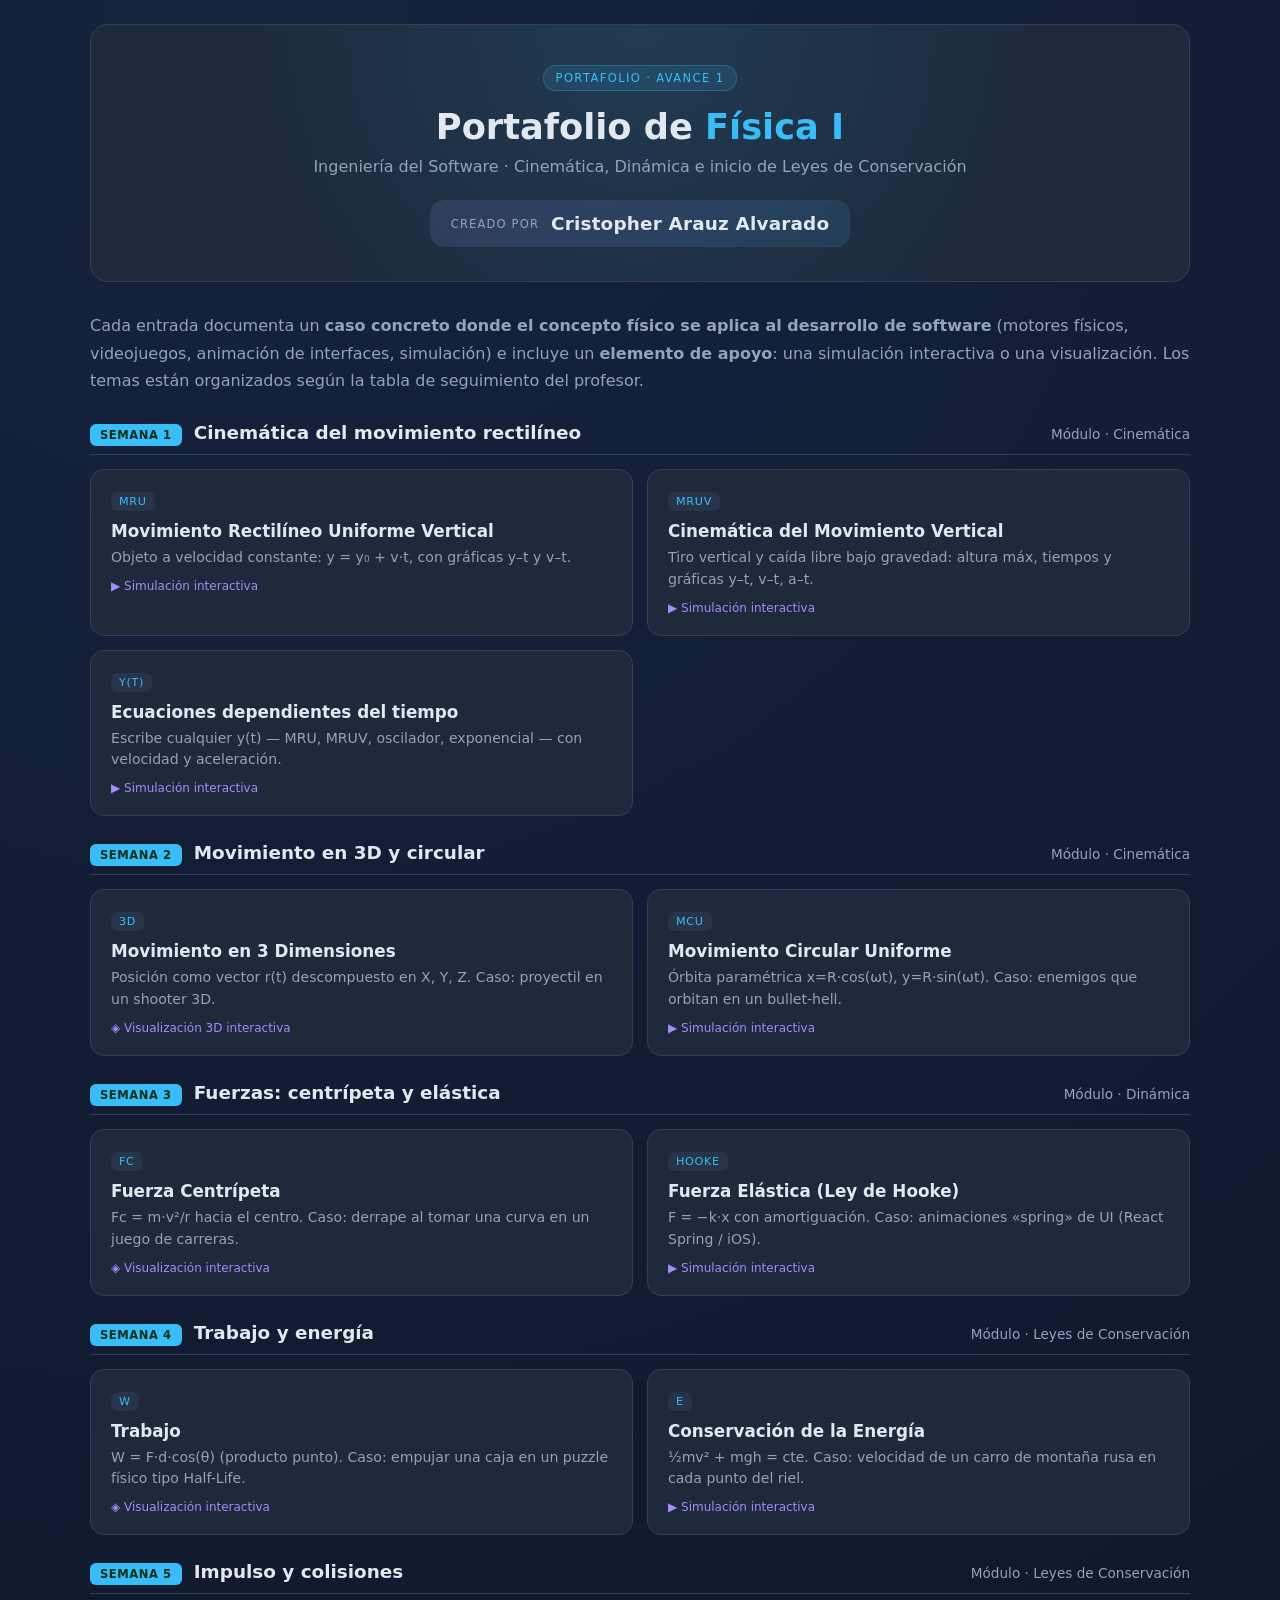
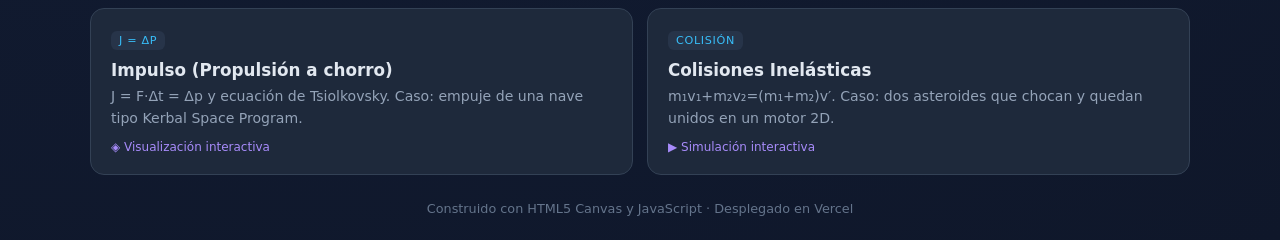
<file: index.html>
<!DOCTYPE html>
<html lang="es">
<head>
<meta charset="UTF-8" />
<meta name="viewport" content="width=device-width, initial-scale=1.0" />
<title>Portafolio · Física I — Ingeniería del Software</title>
<link rel="stylesheet" href="styles.css" />
</head>
<body>
  <header class="cover">
    <span class="cover-eyebrow">Portafolio · Avance 1</span>
    <h1>Portafolio de <span>Física I</span></h1>
    <p>Ingeniería del Software · Cinemática, Dinámica e inicio de Leyes de Conservación</p>
    <div class="author">
      <span class="author-label">Creado por</span>
      <span class="author-name">Cristopher Arauz Alvarado</span>
    </div>
  </header>

  <div class="intro">
    <p>
      Cada entrada documenta un <strong>caso concreto donde el concepto físico se aplica al desarrollo de
      software</strong> (motores físicos, videojuegos, animación de interfaces, simulación) e incluye un
      <strong>elemento de apoyo</strong>: una simulación interactiva o una visualización. Los temas están
      organizados según la tabla de seguimiento del profesor.
    </p>
  </div>

  <!-- ===== Semana 1 ===== -->
  <section class="week">
    <div class="week-head">
      <span class="num">Semana 1</span>
      <h2>Cinemática del movimiento rectilíneo</h2>
      <span class="mod">Módulo · Cinemática</span>
    </div>
    <div class="cards">
      <a class="card" href="mru-vertical.html">
        <span class="tag">MRU</span>
        <h3>Movimiento Rectilíneo Uniforme Vertical</h3>
        <p>Objeto a velocidad constante: y = y₀ + v·t, con gráficas y–t y v–t.</p>
        <div class="meta">▶ Simulación interactiva</div>
      </a>
      <a class="card" href="movimiento-vertical.html">
        <span class="tag">MRUV</span>
        <h3>Cinemática del Movimiento Vertical</h3>
        <p>Tiro vertical y caída libre bajo gravedad: altura máx, tiempos y gráficas y–t, v–t, a–t.</p>
        <div class="meta">▶ Simulación interactiva</div>
      </a>
      <a class="card" href="ecuaciones-tiempo.html">
        <span class="tag">y(t)</span>
        <h3>Ecuaciones dependientes del tiempo</h3>
        <p>Escribe cualquier y(t) — MRU, MRUV, oscilador, exponencial — con velocidad y aceleración.</p>
        <div class="meta">▶ Simulación interactiva</div>
      </a>
    </div>
  </section>

  <!-- ===== Semana 2 ===== -->
  <section class="week">
    <div class="week-head">
      <span class="num">Semana 2</span>
      <h2>Movimiento en 3D y circular</h2>
      <span class="mod">Módulo · Cinemática</span>
    </div>
    <div class="cards">
      <a class="card" href="s2-movimiento-3d.html">
        <span class="tag">3D</span>
        <h3>Movimiento en 3 Dimensiones</h3>
        <p>Posición como vector r(t) descompuesto en X, Y, Z. Caso: proyectil en un shooter 3D.</p>
        <div class="meta">◈ Visualización 3D interactiva</div>
      </a>
      <a class="card" href="s2-mcu.html">
        <span class="tag">MCU</span>
        <h3>Movimiento Circular Uniforme</h3>
        <p>Órbita paramétrica x=R·cos(ωt), y=R·sin(ωt). Caso: enemigos que orbitan en un bullet-hell.</p>
        <div class="meta">▶ Simulación interactiva</div>
      </a>
    </div>
  </section>

  <!-- ===== Semana 3 ===== -->
  <section class="week">
    <div class="week-head">
      <span class="num">Semana 3</span>
      <h2>Fuerzas: centrípeta y elástica</h2>
      <span class="mod">Módulo · Dinámica</span>
    </div>
    <div class="cards">
      <a class="card" href="s3-fuerza-centripeta.html">
        <span class="tag">Fc</span>
        <h3>Fuerza Centrípeta</h3>
        <p>Fc = m·v²/r hacia el centro. Caso: derrape al tomar una curva en un juego de carreras.</p>
        <div class="meta">◈ Visualización interactiva</div>
      </a>
      <a class="card" href="s3-fuerza-elastica.html">
        <span class="tag">Hooke</span>
        <h3>Fuerza Elástica (Ley de Hooke)</h3>
        <p>F = −k·x con amortiguación. Caso: animaciones «spring» de UI (React Spring / iOS).</p>
        <div class="meta">▶ Simulación interactiva</div>
      </a>
    </div>
  </section>

  <!-- ===== Semana 4 ===== -->
  <section class="week">
    <div class="week-head">
      <span class="num">Semana 4</span>
      <h2>Trabajo y energía</h2>
      <span class="mod">Módulo · Leyes de Conservación</span>
    </div>
    <div class="cards">
      <a class="card" href="s4-trabajo.html">
        <span class="tag">W</span>
        <h3>Trabajo</h3>
        <p>W = F·d·cos(θ) (producto punto). Caso: empujar una caja en un puzzle físico tipo Half-Life.</p>
        <div class="meta">◈ Visualización interactiva</div>
      </a>
      <a class="card" href="s4-energia.html">
        <span class="tag">E</span>
        <h3>Conservación de la Energía</h3>
        <p>½mv² + mgh = cte. Caso: velocidad de un carro de montaña rusa en cada punto del riel.</p>
        <div class="meta">▶ Simulación interactiva</div>
      </a>
    </div>
  </section>

  <!-- ===== Semana 5 ===== -->
  <section class="week">
    <div class="week-head">
      <span class="num">Semana 5</span>
      <h2>Impulso y colisiones</h2>
      <span class="mod">Módulo · Leyes de Conservación</span>
    </div>
    <div class="cards">
      <a class="card" href="s5-impulso.html">
        <span class="tag">J = Δp</span>
        <h3>Impulso (Propulsión a chorro)</h3>
        <p>J = F·Δt = Δp y ecuación de Tsiolkovsky. Caso: empuje de una nave tipo Kerbal Space Program.</p>
        <div class="meta">◈ Visualización interactiva</div>
      </a>
      <a class="card" href="s5-colisiones.html">
        <span class="tag">Colisión</span>
        <h3>Colisiones Inelásticas</h3>
        <p>m₁v₁+m₂v₂=(m₁+m₂)v′. Caso: dos asteroides que chocan y quedan unidos en un motor 2D.</p>
        <div class="meta">▶ Simulación interactiva</div>
      </a>
    </div>
  </section>

  <footer style="max-width:1100px;margin:24px auto 0;color:#64748b;font-size:0.8rem;text-align:center;">
    Construido con HTML5 Canvas y JavaScript · Desplegado en Vercel
  </footer>
</body>
</html>
</file>
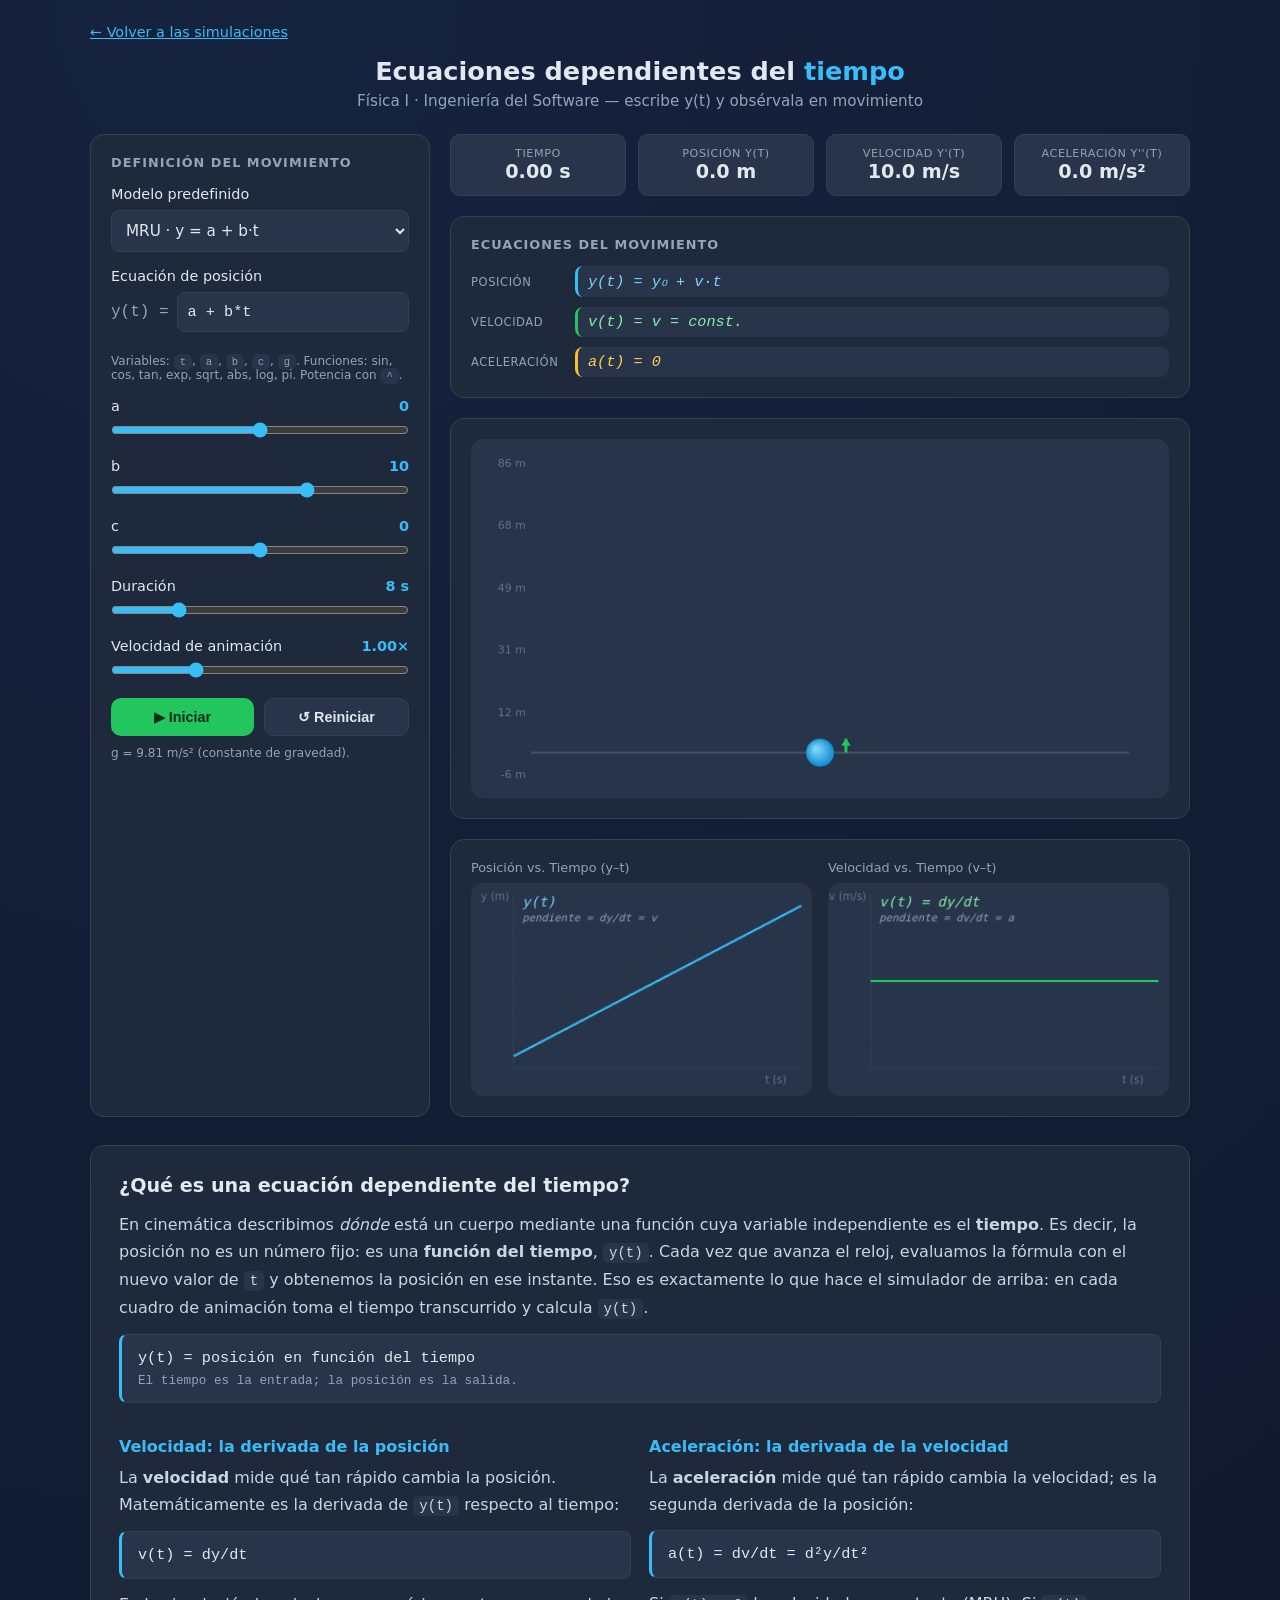
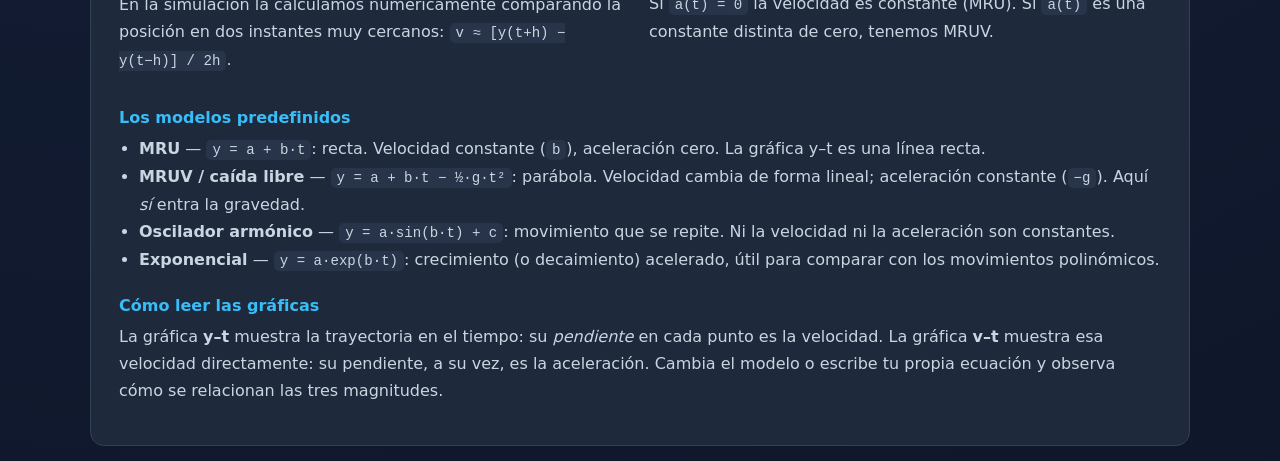
<file: ecuaciones-tiempo.html>
<!DOCTYPE html>
<html lang="es">
<head>
<meta charset="UTF-8" />
<meta name="viewport" content="width=device-width, initial-scale=1.0" />
<title>Simulador de Ecuaciones Dependientes del Tiempo · Física I</title>
<style>
  :root {
    --bg: #0f172a; --panel: #1e293b; --panel-2: #273449; --border: #334155;
    --text: #e2e8f0; --muted: #94a3b8; --accent: #38bdf8; --accent-2: #22c55e;
    --danger: #f87171; --warn: #fbbf24;
  }
  * { box-sizing: border-box; margin: 0; padding: 0; }
  body {
    font-family: "Segoe UI", system-ui, -apple-system, sans-serif;
    background: radial-gradient(circle at 20% 0%, #16233f, var(--bg));
    color: var(--text); min-height: 100vh; padding: 24px;
  }
  a { color: var(--accent); }
  .topbar { max-width: 1100px; margin: 0 auto 16px; font-size: 0.9rem; }
  header { text-align: center; margin-bottom: 24px; }
  header h1 { font-size: 1.6rem; font-weight: 600; }
  header h1 span { color: var(--accent); }
  header p { color: var(--muted); margin-top: 6px; font-size: 0.95rem; }

  .layout { display: grid; grid-template-columns: 340px 1fr; gap: 20px; max-width: 1100px; margin: 0 auto; }
  @media (max-width: 860px) { .layout { grid-template-columns: 1fr; } }

  .panel { background: var(--panel); border: 1px solid var(--border); border-radius: 14px; padding: 20px; }
  .panel h2 { font-size: 0.8rem; text-transform: uppercase; letter-spacing: 0.08em; color: var(--muted); margin-bottom: 16px; }

  .field { margin-bottom: 16px; }
  .field label { display: flex; justify-content: space-between; font-size: 0.9rem; margin-bottom: 8px; }
  .field label b { color: var(--accent); font-variant-numeric: tabular-nums; }
  input[type="range"] { width: 100%; accent-color: var(--accent); }
  select, input[type="text"] {
    width: 100%; padding: 10px; background: var(--panel-2); color: var(--text);
    border: 1px solid var(--border); border-radius: 8px; font-size: 0.95rem; font-family: inherit;
  }
  input[type="text"] { font-family: "SF Mono", ui-monospace, monospace; }
  .eq-row { display: flex; align-items: center; gap: 8px; }
  .eq-row span { color: var(--muted); white-space: nowrap; font-family: "SF Mono", ui-monospace, monospace; }
  .error { color: var(--danger); font-size: 0.78rem; margin-top: 6px; min-height: 1em; }
  .hint { font-size: 0.75rem; color: var(--muted); margin-top: 4px; }

  .buttons { display: flex; gap: 10px; margin-top: 8px; }
  button { flex: 1; padding: 10px; border: none; border-radius: 10px; font-size: 0.9rem; font-weight: 600; cursor: pointer; transition: transform 0.08s; }
  button:active { transform: scale(0.96); }
  .btn-play { background: var(--accent-2); color: #052e16; }
  .btn-reset { background: var(--panel-2); color: var(--text); border: 1px solid var(--border); }

  .stage-wrap { display: grid; gap: 20px; }
  .readouts { display: grid; grid-template-columns: repeat(4, 1fr); gap: 12px; }
  .readout { background: var(--panel-2); border: 1px solid var(--border); border-radius: 10px; padding: 12px; text-align: center; }
  .readout span { display: block; font-size: 0.7rem; color: var(--muted); text-transform: uppercase; letter-spacing: 0.05em; }
  .readout b { font-size: 1.2rem; font-variant-numeric: tabular-nums; }

  canvas { display: block; width: 100%; height: auto; border-radius: 12px; background: var(--panel-2); }
  .graphs { display: grid; grid-template-columns: 1fr 1fr; gap: 16px; }
  @media (max-width: 560px) { .graphs { grid-template-columns: 1fr; } }
  .graph-title { font-size: 0.8rem; color: var(--muted); margin-bottom: 8px; }

  .formulas { display: grid; gap: 10px; }
  .frow { display: grid; grid-template-columns: 92px 1fr; align-items: center; gap: 12px; }
  .frow .flabel { font-size: 0.72rem; text-transform: uppercase; letter-spacing: 0.05em; color: var(--muted); }
  .frow code {
    font-family: "SF Mono", ui-monospace, monospace; font-size: 0.95rem; font-style: italic;
    padding: 6px 10px; border-radius: 8px; border-left: 3px solid var(--accent); display: block;
  }
  .frow.pos code { color: #7dd3fc; border-left-color: #38bdf8; }
  .frow.vel code { color: #86efac; border-left-color: #22c55e; }
  .frow.acc code { color: #fcd34d; border-left-color: #fbbf24; }

  /* Teoría */
  .theory { max-width: 1100px; margin: 28px auto 0; }
  .theory .panel { padding: 28px; }
  .theory h2 { font-size: 1.2rem; text-transform: none; letter-spacing: 0; color: var(--text); margin-bottom: 14px; }
  .theory h3 { font-size: 1rem; color: var(--accent); margin: 22px 0 8px; }
  .theory p { color: #cbd5e1; line-height: 1.7; margin-bottom: 12px; }
  .theory ul { color: #cbd5e1; line-height: 1.7; margin: 0 0 12px 20px; }
  .formula {
    background: var(--panel-2); border: 1px solid var(--border); border-left: 3px solid var(--accent);
    border-radius: 8px; padding: 14px 16px; margin: 12px 0; font-family: "SF Mono", ui-monospace, monospace;
    font-size: 0.95rem; overflow-x: auto;
  }
  .formula small { color: var(--muted); display: block; margin-top: 6px; font-family: inherit; }
  code { background: var(--panel-2); padding: 2px 6px; border-radius: 5px; font-family: "SF Mono", ui-monospace, monospace; font-size: 0.88em; }
  .grid2 { display: grid; grid-template-columns: 1fr 1fr; gap: 18px; }
  @media (max-width: 700px) { .grid2 { grid-template-columns: 1fr; } }
  /* Móvil: evitar desbordamiento horizontal de las lecturas */
  @media (max-width: 560px) {
    body { padding: 14px; }
    .readouts, .derived { grid-template-columns: repeat(2, 1fr); }
    .buttons { flex-direction: column; }
  }
  @media (max-width: 380px) {
    .readouts, .derived { grid-template-columns: 1fr; }
  }
</style>
</head>
<body>
  <div class="topbar"><a href="index.html">← Volver a las simulaciones</a></div>

  <header>
    <h1>Ecuaciones dependientes del <span>tiempo</span></h1>
    <p>Física I · Ingeniería del Software — escribe y(t) y obsérvala en movimiento</p>
  </header>

  <div class="layout">
    <!-- Controles -->
    <aside class="panel">
      <h2>Definición del movimiento</h2>

      <div class="field">
        <label>Modelo predefinido</label>
        <select id="preset">
          <option value="mru">MRU · y = a + b·t</option>
          <option value="mruv">MRUV / caída libre · y = a + b·t − ½·g·t²</option>
          <option value="armonico">Oscilador armónico · y = a·sin(b·t) + c</option>
          <option value="exp">Crecimiento exponencial · y = a·exp(b·t)</option>
          <option value="custom">Personalizado…</option>
        </select>
      </div>

      <div class="field">
        <label>Ecuación de posición</label>
        <div class="eq-row"><span>y(t) =</span><input type="text" id="eq" value="a + b*t" spellcheck="false" /></div>
        <div class="error" id="eqError"></div>
        <div class="hint">Variables: <code>t</code>, <code>a</code>, <code>b</code>, <code>c</code>, <code>g</code>. Funciones: sin, cos, tan, exp, sqrt, abs, log, pi. Potencia con <code>^</code>.</div>
      </div>

      <div class="field">
        <label>a <b id="lblA">0</b></label>
        <input type="range" id="a" min="-50" max="50" value="0" step="0.5" />
      </div>
      <div class="field">
        <label>b <b id="lblB">10</b></label>
        <input type="range" id="b" min="-30" max="30" value="10" step="0.5" />
      </div>
      <div class="field">
        <label>c <b id="lblC">0</b></label>
        <input type="range" id="c" min="-50" max="50" value="0" step="0.5" />
      </div>

      <div class="field">
        <label>Duración <b id="lblDur">8 s</b></label>
        <input type="range" id="dur" min="2" max="30" value="8" step="1" />
      </div>
      <div class="field">
        <label>Velocidad de animación <b id="lblSpeed">1.0×</b></label>
        <input type="range" id="speed" min="0.25" max="3" value="1" step="0.25" />
      </div>

      <div class="buttons">
        <button class="btn-play" id="playBtn">▶ Iniciar</button>
        <button class="btn-reset" id="resetBtn">↺ Reiniciar</button>
      </div>
      <div class="hint" style="margin-top:10px">g = 9.81 m/s² (constante de gravedad).</div>
    </aside>

    <!-- Escenario -->
    <section class="stage-wrap">
      <div class="readouts">
        <div class="readout"><span>Tiempo</span><b id="outT">0.00 s</b></div>
        <div class="readout"><span>Posición y(t)</span><b id="outY">0.0 m</b></div>
        <div class="readout"><span>Velocidad y'(t)</span><b id="outV">0.0 m/s</b></div>
        <div class="readout"><span>Aceleración y''(t)</span><b id="outAcc">0.0 m/s²</b></div>
      </div>

      <div class="panel formulas">
        <h2 style="margin-bottom:4px">Ecuaciones del movimiento</h2>
        <div class="frow pos"><span class="flabel">Posición</span><code id="fY">y(t) = a + b·t</code></div>
        <div class="frow vel"><span class="flabel">Velocidad</span><code id="fV">v(t) = dy/dt = b</code></div>
        <div class="frow acc"><span class="flabel">Aceleración</span><code id="fA">a(t) = d²y/dt² = 0</code></div>
      </div>

      <div class="panel"><canvas id="stage" width="700" height="360"></canvas></div>

      <div class="panel graphs">
        <div>
          <div class="graph-title">Posición vs. Tiempo (y–t)</div>
          <canvas id="gPos" width="320" height="200"></canvas>
        </div>
        <div>
          <div class="graph-title">Velocidad vs. Tiempo (v–t)</div>
          <canvas id="gVel" width="320" height="200"></canvas>
        </div>
      </div>
    </section>
  </div>

  <!-- ===================== TEORÍA ===================== -->
  <section class="theory">
    <div class="panel">
      <h2>¿Qué es una ecuación dependiente del tiempo?</h2>
      <p>
        En cinemática describimos <em>dónde</em> está un cuerpo mediante una función cuya variable
        independiente es el <strong>tiempo</strong>. Es decir, la posición no es un número fijo: es
        una <strong>función del tiempo</strong>, <code>y(t)</code>. Cada vez que avanza el reloj,
        evaluamos la fórmula con el nuevo valor de <code>t</code> y obtenemos la posición en ese
        instante. Eso es exactamente lo que hace el simulador de arriba: en cada cuadro de animación
        toma el tiempo transcurrido y calcula <code>y(t)</code>.
      </p>

      <div class="formula">
        y(t) = posición en función del tiempo
        <small>El tiempo es la entrada; la posición es la salida.</small>
      </div>

      <div class="grid2">
        <div>
          <h3>Velocidad: la derivada de la posición</h3>
          <p>
            La <strong>velocidad</strong> mide qué tan rápido cambia la posición. Matemáticamente es
            la derivada de <code>y(t)</code> respecto al tiempo:
          </p>
          <div class="formula">v(t) = dy/dt</div>
          <p>
            En la simulación la calculamos numéricamente comparando la posición en dos instantes muy
            cercanos: <code>v ≈ [y(t+h) − y(t−h)] / 2h</code>.
          </p>
        </div>
        <div>
          <h3>Aceleración: la derivada de la velocidad</h3>
          <p>
            La <strong>aceleración</strong> mide qué tan rápido cambia la velocidad; es la segunda
            derivada de la posición:
          </p>
          <div class="formula">a(t) = dv/dt = d²y/dt²</div>
          <p>
            Si <code>a(t) = 0</code> la velocidad es constante (MRU). Si <code>a(t)</code> es una
            constante distinta de cero, tenemos MRUV.
          </p>
        </div>
      </div>

      <h3>Los modelos predefinidos</h3>
      <ul>
        <li><strong>MRU</strong> — <code>y = a + b·t</code>: recta. Velocidad constante (<code>b</code>), aceleración cero. La gráfica y–t es una línea recta.</li>
        <li><strong>MRUV / caída libre</strong> — <code>y = a + b·t − ½·g·t²</code>: parábola. Velocidad cambia de forma lineal; aceleración constante (<code>−g</code>). Aquí <em>sí</em> entra la gravedad.</li>
        <li><strong>Oscilador armónico</strong> — <code>y = a·sin(b·t) + c</code>: movimiento que se repite. Ni la velocidad ni la aceleración son constantes.</li>
        <li><strong>Exponencial</strong> — <code>y = a·exp(b·t)</code>: crecimiento (o decaimiento) acelerado, útil para comparar con los movimientos polinómicos.</li>
      </ul>

      <h3>Cómo leer las gráficas</h3>
      <p>
        La gráfica <strong>y–t</strong> muestra la trayectoria en el tiempo: su <em>pendiente</em> en
        cada punto es la velocidad. La gráfica <strong>v–t</strong> muestra esa velocidad
        directamente: su pendiente, a su vez, es la aceleración. Cambia el modelo o escribe tu propia
        ecuación y observa cómo se relacionan las tres magnitudes.
      </p>
    </div>
  </section>

<script>
(() => {
  "use strict";

  const G = 9.81;
  const $ = (id) => document.getElementById(id);

  const presets = {
    mru:      { eq: "a + b*t",             a: 0,  b: 10,  c: 0,
                ySym: "y(t) = y₀ + v·t",        vSym: "v(t) = v = const.",        aSym: "a(t) = 0" },
    mruv:     { eq: "a + b*t - 0.5*g*t^2", a: 0,  b: 20,  c: 0,
                ySym: "y(t) = y₀ + v₀·t − ½·g·t²", vSym: "v(t) = v₀ − g·t",        aSym: "a(t) = −g = −9.81 m/s²" },
    armonico: { eq: "a*sin(b*t) + c",      a: 20, b: 2,   c: 30,
                ySym: "y(t) = A·sin(ω·t) + y₀",  vSym: "v(t) = A·ω·cos(ω·t)",     aSym: "a(t) = −A·ω²·sin(ω·t)" },
    exp:      { eq: "a*exp(b*t)",          a: 2,  b: 0.4, c: 0,
                ySym: "y(t) = A·e^(k·t)",        vSym: "v(t) = A·k·e^(k·t)",      aSym: "a(t) = A·k²·e^(k·t)" },
    custom:   { ySym: "y(t) = expresión definida por el usuario",
                vSym: "v(t) = dy/dt  (derivada numérica)",
                aSym: "a(t) = d²y/dt²  (derivada numérica)" },
  };

  function updateFormulaPanel() {
    const p = presets[presetEl.value] || presets.custom;
    $("fY").textContent = presetEl.value === "custom" ? ("y(t) = " + eqEl.value) : p.ySym;
    $("fV").textContent = p.vSym;
    $("fA").textContent = p.aSym;
  }

  const state = {
    eq: "a + b*t", a: 0, b: 10, c: 0,
    dur: 8, speed: 1, t: 0, running: false, lastTs: null,
    fn: null, range: { min: 0, max: 100 },
  };

  // --- Parser seguro de expresiones ---
  // Solo permite tokens de cinemática; convierte a JS evaluable con Math.
  function compile(expr) {
    const cleaned = expr.toLowerCase().trim();
    // Validación: solo caracteres permitidos
    if (!/^[0-9a-z+\-*/^().,\s]*$/.test(cleaned)) {
      throw new Error("Caracteres no permitidos.");
    }
    let js = cleaned
      .replace(/\^/g, "**")
      .replace(/\bpi\b/g, "Math.PI")
      .replace(/\b(sin|cos|tan|exp|sqrt|abs|log|sign|atan|asin|acos|cbrt|pow|min|max)\b/g, "Math.$1");
    // Tras los reemplazos, los únicos identificadores válidos son las variables y Math.*
    const stripped = js.replace(/Math\.[A-Za-z]+/g, "");
    const idents = stripped.match(/[a-z_][a-z0-9_]*/gi) || [];
    const allowed = new Set(["t", "a", "b", "c", "g", "e"]);
    for (const id of idents) {
      if (!allowed.has(id)) throw new Error("Símbolo desconocido: " + id);
    }
    js = js.replace(/\be\b/g, "Math.E");
    // eslint-disable-next-line no-new-func
    const f = new Function("t", "a", "b", "c", "g", "return (" + js + ");");
    // prueba de evaluación
    const test = f(0, state.a, state.b, state.c, G);
    if (typeof test !== "number" || Number.isNaN(test)) {
      throw new Error("La ecuación no produce un número.");
    }
    return f;
  }

  function y(t) { return state.fn(t, state.a, state.b, state.c, G); }
  function vel(t) { const h = 1e-3; return (y(t + h) - y(t - h)) / (2 * h); }
  function acc(t) { const h = 1e-2; return (y(t + h) - 2 * y(t) + y(t - h)) / (h * h); }

  // --- Recalcula el rango vertical para autoescalar el escenario y la gráfica y–t ---
  function computeRange() {
    let min = Infinity, max = -Infinity;
    const N = 240;
    for (let i = 0; i <= N; i++) {
      const t = (i / N) * state.dur;
      const val = y(t);
      if (Number.isFinite(val)) { if (val < min) min = val; if (val > max) max = val; }
    }
    if (!Number.isFinite(min) || !Number.isFinite(max)) { min = 0; max = 1; }
    if (max - min < 1e-6) { max += 1; min -= 1; }
    const pad = (max - min) * 0.08;
    state.range = { min: min - pad, max: max + pad };
  }

  // --- Inputs ---
  const eqEl = $("eq"), eqError = $("eqError"), presetEl = $("preset");
  const aEl = $("a"), bEl = $("b"), cEl = $("c"), durEl = $("dur"), speedEl = $("speed");
  const lblA = $("lblA"), lblB = $("lblB"), lblC = $("lblC"), lblDur = $("lblDur"), lblSpeed = $("lblSpeed");
  const outT = $("outT"), outY = $("outY"), outV = $("outV"), outAcc = $("outAcc");
  const playBtn = $("playBtn"), resetBtn = $("resetBtn");

  const stage = $("stage"), sctx = stage.getContext("2d");
  const gPos = $("gPos"), pctx = gPos.getContext("2d");
  const gVel = $("gVel"), vctx = gVel.getContext("2d");

  function recompile() {
    try {
      state.fn = compile(eqEl.value);
      eqError.textContent = "";
      computeRange();
      return true;
    } catch (err) {
      eqError.textContent = "⚠ " + err.message;
      return false;
    }
  }

  function syncInputs() {
    state.a = +aEl.value; state.b = +bEl.value; state.c = +cEl.value;
    state.dur = +durEl.value; state.speed = +speedEl.value; state.eq = eqEl.value;
    lblA.textContent = state.a; lblB.textContent = state.b; lblC.textContent = state.c;
    lblDur.textContent = state.dur + " s"; lblSpeed.textContent = state.speed.toFixed(2) + "×";
  }

  presetEl.addEventListener("change", () => {
    const p = presets[presetEl.value];
    if (p && p.eq !== undefined) {
      eqEl.value = p.eq; aEl.value = p.a; bEl.value = p.b; cEl.value = p.c;
    }
    syncInputs(); recompile(); updateFormulaPanel(); reset();
  });

  eqEl.addEventListener("input", () => { presetEl.value = "custom"; updateFormulaPanel(); if (recompile()) reset(); });
  [aEl, bEl, cEl, durEl].forEach((el) => el.addEventListener("input", () => {
    syncInputs(); if (recompile()) reset();
  }));
  speedEl.addEventListener("input", syncInputs);

  // --- Tiempo ---
  function reset() {
    state.running = false; state.t = 0; state.lastTs = null;
    playBtn.textContent = "▶ Iniciar";
    render();
  }
  function toggle() {
    if (!state.fn) return;
    if (state.running) { state.running = false; playBtn.textContent = "▶ Reanudar"; }
    else {
      if (state.t >= state.dur) state.t = 0;
      state.running = true; state.lastTs = null;
      playBtn.textContent = "❚❚ Pausar";
      requestAnimationFrame(loop);
    }
  }
  playBtn.addEventListener("click", toggle);
  resetBtn.addEventListener("click", reset);

  function loop(ts) {
    if (!state.running) return;
    if (state.lastTs === null) state.lastTs = ts;
    const dt = ((ts - state.lastTs) / 1000) * state.speed;
    state.lastTs = ts;
    state.t += dt;
    if (state.t >= state.dur) { state.t = state.dur; state.running = false; playBtn.textContent = "▶ Iniciar"; }
    render();
    if (state.running) requestAnimationFrame(loop);
  }

  // --- Render ---
  function render() {
    if (!state.fn) return;
    drawStage(); drawPosGraph(); drawVelGraph();
    outT.textContent = state.t.toFixed(2) + " s";
    outY.textContent = y(state.t).toFixed(1) + " m";
    outV.textContent = vel(state.t).toFixed(1) + " m/s";
    outAcc.textContent = acc(state.t).toFixed(1) + " m/s²";
  }

  function drawStage() {
    const W = stage.width, H = stage.height, padTop = 24, padBottom = 24;
    const usableH = H - padTop - padBottom, trackX = W * 0.5;
    const { min, max } = state.range;
    const yToPx = (m) => H - padBottom - ((m - min) / (max - min)) * usableH;

    sctx.clearRect(0, 0, W, H);

    // Escala (5 marcas)
    sctx.fillStyle = "#64748b"; sctx.font = "11px system-ui"; sctx.textAlign = "right";
    sctx.strokeStyle = "#293548"; sctx.lineWidth = 1;
    for (let i = 0; i <= 5; i++) {
      const m = min + (i / 5) * (max - min), py = yToPx(m);
      sctx.beginPath(); sctx.moveTo(60, py); sctx.lineTo(W - 40, py); sctx.stroke();
      sctx.fillText(m.toFixed(0) + " m", 55, py + 4);
    }
    // y = 0 resaltado si está en rango
    if (min <= 0 && max >= 0) {
      sctx.strokeStyle = "#475569"; sctx.lineWidth = 2;
      sctx.beginPath(); sctx.moveTo(60, yToPx(0)); sctx.lineTo(W - 40, yToPx(0)); sctx.stroke();
    }

    // Trayectoria recorrida (estela hasta t actual)
    sctx.strokeStyle = "rgba(56,189,248,0.35)"; sctx.lineWidth = 3;
    sctx.beginPath();
    const steps = 120;
    for (let i = 0; i <= steps; i++) {
      const t = (i / steps) * state.t, py = yToPx(y(t));
      i === 0 ? sctx.moveTo(trackX, py) : sctx.lineTo(trackX, py);
    }
    sctx.stroke();

    // Objeto
    const py = yToPx(y(state.t));
    const grad = sctx.createRadialGradient(trackX - 4, py - 4, 2, trackX, py, 16);
    grad.addColorStop(0, "#7dd3fc"); grad.addColorStop(1, "#0284c7");
    sctx.beginPath(); sctx.arc(trackX, py, 14, 0, Math.PI * 2); sctx.fillStyle = grad; sctx.fill();

    // Vector velocidad
    const v = vel(state.t), dir = Math.sign(v) || 1, len = Math.min(Math.abs(v) * 1.4, 55);
    if (len > 2) {
      const tipY = py - dir * len;
      sctx.strokeStyle = "#22c55e"; sctx.lineWidth = 3;
      sctx.beginPath(); sctx.moveTo(trackX + 26, py); sctx.lineTo(trackX + 26, tipY); sctx.stroke();
      sctx.beginPath(); sctx.moveTo(trackX + 26, tipY);
      sctx.lineTo(trackX + 21, tipY + dir * 7); sctx.lineTo(trackX + 31, tipY + dir * 7);
      sctx.closePath(); sctx.fillStyle = "#22c55e"; sctx.fill();
    }
  }

  function drawAxes(ctx, w, h, xlabel, ylabel) {
    ctx.clearRect(0, 0, w, h);
    ctx.strokeStyle = "#334155"; ctx.lineWidth = 1;
    ctx.beginPath(); ctx.moveTo(40, 10); ctx.lineTo(40, h - 26); ctx.lineTo(w - 10, h - 26); ctx.stroke();
    ctx.fillStyle = "#64748b"; ctx.font = "10px system-ui";
    ctx.textAlign = "right"; ctx.fillText(ylabel, 36, 16);
    ctx.textAlign = "left"; ctx.fillText(xlabel, w - 44, h - 12);
  }

  function drawCurve(ctx, w, h, fn, color, vmin, vmax) {
    const x0 = 40, ybase = h - 26, plotW = w - 50, plotH = h - 36, top = 10;
    const xT = (t) => x0 + (t / state.dur) * plotW;
    const yV = (val) => top + (1 - (val - vmin) / (vmax - vmin)) * plotH;
    // marcador de progreso
    ctx.strokeStyle = "#334155"; ctx.setLineDash([3, 3]);
    ctx.beginPath(); ctx.moveTo(xT(state.t), top); ctx.lineTo(xT(state.t), ybase); ctx.stroke();
    ctx.setLineDash([]);
    // curva
    ctx.strokeStyle = color; ctx.lineWidth = 2; ctx.beginPath();
    const N = 200; let started = false;
    for (let i = 0; i <= N; i++) {
      const t = (i / N) * state.dur, val = fn(t);
      if (!Number.isFinite(val)) { started = false; continue; }
      const px = xT(t), py = yV(val);
      started ? ctx.lineTo(px, py) : (ctx.moveTo(px, py), started = true);
    }
    ctx.stroke();
  }

  function drawPosGraph() {
    drawAxes(pctx, gPos.width, gPos.height, "t (s)", "y (m)");
    drawCurve(pctx, gPos.width, gPos.height, y, "#38bdf8", state.range.min, state.range.max);
    // Anotación: función de posición
    pctx.fillStyle = "#7dd3fc";
    pctx.font = "italic 13px 'SF Mono', monospace";
    pctx.textAlign = "left";
    pctx.fillText("y(t)", 48, 22);
    pctx.fillStyle = "#94a3b8";
    pctx.font = "italic 10px 'SF Mono', monospace";
    pctx.fillText("pendiente = dy/dt = v", 48, 36);
  }

  function drawVelGraph() {
    // rango de velocidad sobre la duración
    let vmin = Infinity, vmax = -Infinity;
    for (let i = 0; i <= 200; i++) {
      const t = (i / 200) * state.dur, vv = vel(t);
      if (Number.isFinite(vv)) { if (vv < vmin) vmin = vv; if (vv > vmax) vmax = vv; }
    }
    if (!Number.isFinite(vmin)) { vmin = -1; vmax = 1; }
    if (vmax - vmin < 1e-6) { vmax += 1; vmin -= 1; }
    const pad = (vmax - vmin) * 0.1; vmin -= pad; vmax += pad;
    drawAxes(vctx, gVel.width, gVel.height, "t (s)", "v (m/s)");
    // línea v=0
    if (vmin <= 0 && vmax >= 0) {
      const top = 10, plotH = gVel.height - 36;
      const yv0 = top + (1 - (0 - vmin) / (vmax - vmin)) * plotH;
      vctx.strokeStyle = "#334155"; vctx.setLineDash([4, 4]);
      vctx.beginPath(); vctx.moveTo(40, yv0); vctx.lineTo(gVel.width - 10, yv0); vctx.stroke();
      vctx.setLineDash([]);
    }
    drawCurve(vctx, gVel.width, gVel.height, vel, "#22c55e", vmin, vmax);
    // Anotación: velocidad como derivada
    vctx.fillStyle = "#86efac";
    vctx.font = "italic 13px 'SF Mono', monospace";
    vctx.textAlign = "left";
    vctx.fillText("v(t) = dy/dt", 48, 22);
    vctx.fillStyle = "#94a3b8";
    vctx.font = "italic 10px 'SF Mono', monospace";
    vctx.fillText("pendiente = dv/dt = a", 48, 36);
  }

  // --- Inicio ---
  syncInputs(); recompile(); updateFormulaPanel(); reset();
})();
</script>
</body>
</html>
</file>
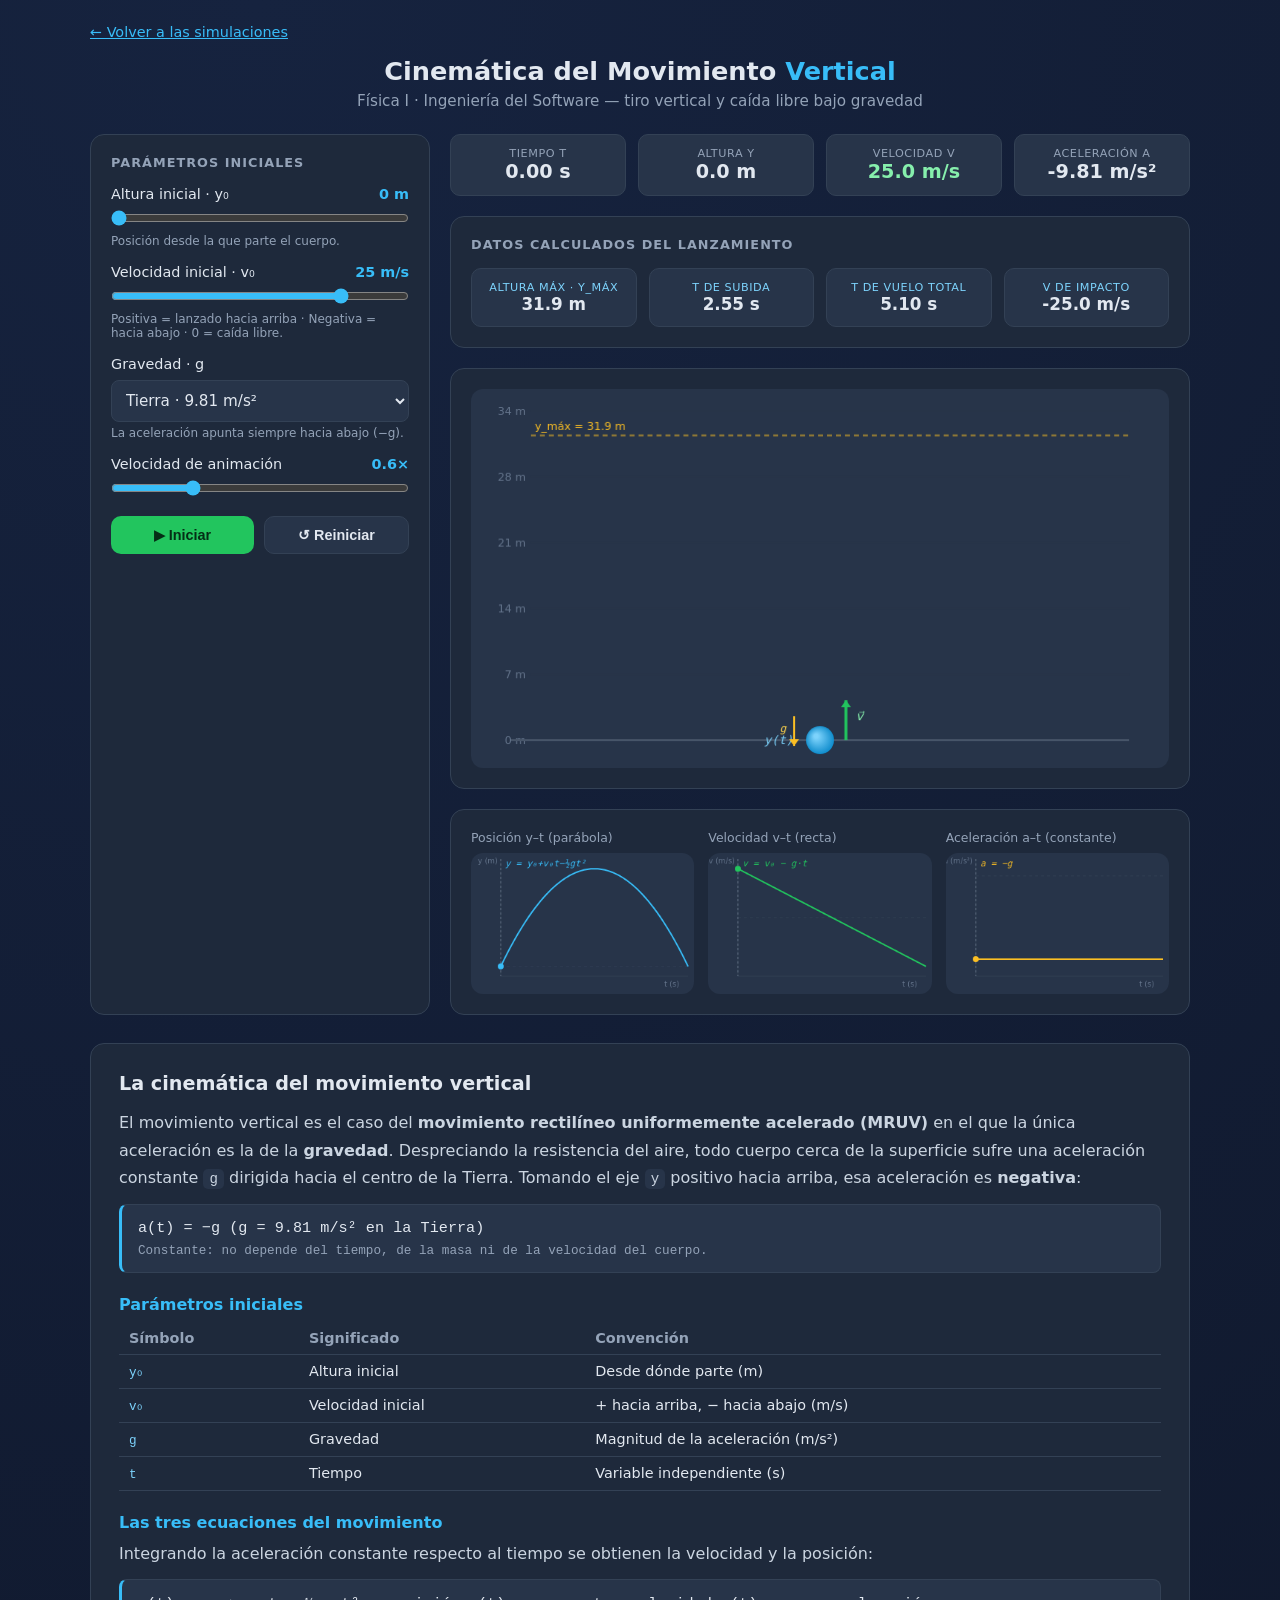
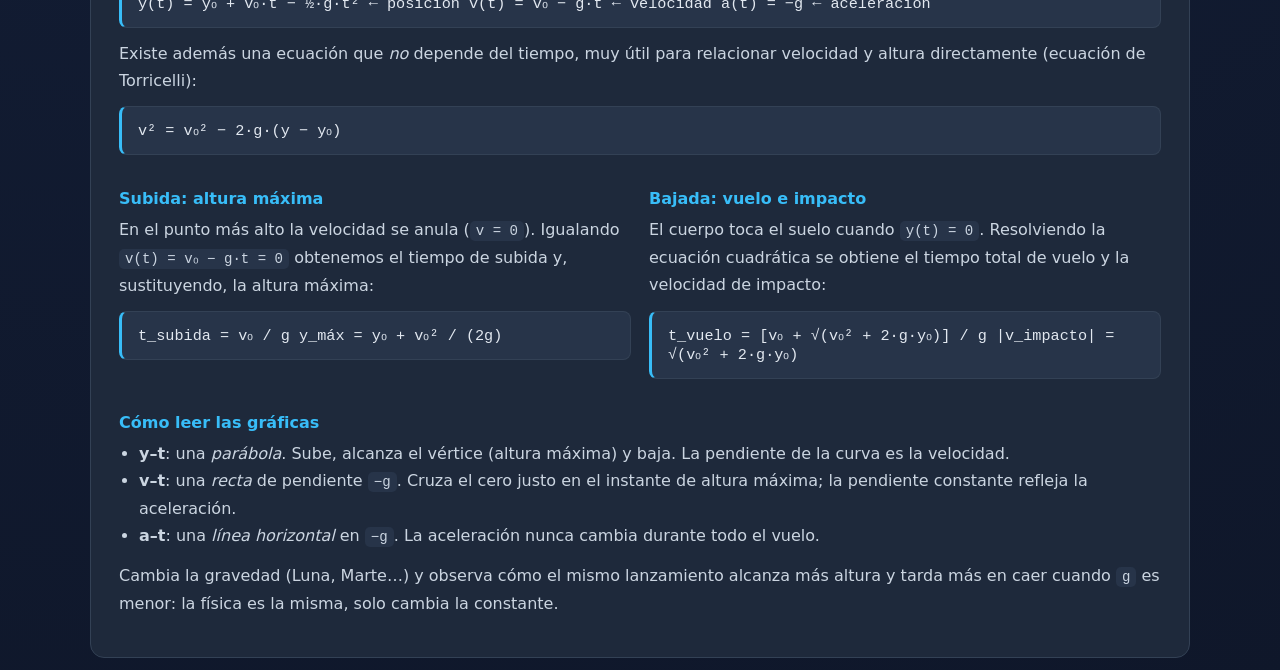
<file: movimiento-vertical.html>
<!DOCTYPE html>
<html lang="es">
<head>
<meta charset="UTF-8" />
<meta name="viewport" content="width=device-width, initial-scale=1.0" />
<title>Cinemática del Movimiento Vertical · Física I</title>
<style>
  :root {
    --bg: #0f172a; --panel: #1e293b; --panel-2: #273449; --border: #334155;
    --text: #e2e8f0; --muted: #94a3b8; --accent: #38bdf8; --accent-2: #22c55e;
    --danger: #f87171; --warn: #fbbf24;
  }
  * { box-sizing: border-box; margin: 0; padding: 0; }
  body {
    font-family: "Segoe UI", system-ui, -apple-system, sans-serif;
    background: radial-gradient(circle at 20% 0%, #16233f, var(--bg));
    color: var(--text); min-height: 100vh; padding: 24px;
  }
  a { color: var(--accent); }
  .topbar { max-width: 1100px; margin: 0 auto 16px; font-size: 0.9rem; }
  header { text-align: center; margin-bottom: 24px; }
  header h1 { font-size: 1.6rem; font-weight: 600; }
  header h1 span { color: var(--accent); }
  header p { color: var(--muted); margin-top: 6px; font-size: 0.95rem; }

  .layout { display: grid; grid-template-columns: 340px 1fr; gap: 20px; max-width: 1100px; margin: 0 auto; }
  @media (max-width: 860px) { .layout { grid-template-columns: 1fr; } }

  .panel { background: var(--panel); border: 1px solid var(--border); border-radius: 14px; padding: 20px; }
  .panel h2 { font-size: 0.8rem; text-transform: uppercase; letter-spacing: 0.08em; color: var(--muted); margin-bottom: 16px; }

  .field { margin-bottom: 16px; }
  .field label { display: flex; justify-content: space-between; font-size: 0.9rem; margin-bottom: 8px; }
  .field label b { color: var(--accent); font-variant-numeric: tabular-nums; }
  input[type="range"] { width: 100%; accent-color: var(--accent); }
  select { width: 100%; padding: 10px; background: var(--panel-2); color: var(--text); border: 1px solid var(--border); border-radius: 8px; font-size: 0.95rem; font-family: inherit; }
  .hint { font-size: 0.75rem; color: var(--muted); margin-top: 4px; }

  .buttons { display: flex; gap: 10px; margin-top: 8px; }
  button { flex: 1; padding: 10px; border: none; border-radius: 10px; font-size: 0.9rem; font-weight: 600; cursor: pointer; transition: transform 0.08s; }
  button:active { transform: scale(0.96); }
  .btn-play { background: var(--accent-2); color: #052e16; }
  .btn-reset { background: var(--panel-2); color: var(--text); border: 1px solid var(--border); }

  .stage-wrap { display: grid; gap: 20px; }
  .readouts { display: grid; grid-template-columns: repeat(4, 1fr); gap: 12px; }
  .readout { background: var(--panel-2); border: 1px solid var(--border); border-radius: 10px; padding: 12px; text-align: center; }
  .readout span { display: block; font-size: 0.7rem; color: var(--muted); text-transform: uppercase; letter-spacing: 0.05em; }
  .readout b { font-size: 1.2rem; font-variant-numeric: tabular-nums; }
  .readout.up b { color: #86efac; } .readout.down b { color: #fca5a5; }

  .derived { display: grid; grid-template-columns: repeat(4, 1fr); gap: 12px; }
  .derived .readout span { color: #7dd3fc; }
  .derived .readout b { font-size: 1.05rem; }

  canvas { display: block; width: 100%; height: auto; border-radius: 12px; background: var(--panel-2); }
  .graphs { display: grid; grid-template-columns: 1fr 1fr 1fr; gap: 14px; }
  @media (max-width: 760px) { .graphs { grid-template-columns: 1fr; } }
  .graph-title { font-size: 0.78rem; color: var(--muted); margin-bottom: 8px; }

  /* Teoría */
  .theory { max-width: 1100px; margin: 28px auto 0; }
  .theory .panel { padding: 28px; }
  .theory h2 { font-size: 1.2rem; text-transform: none; letter-spacing: 0; color: var(--text); margin-bottom: 14px; }
  .theory h3 { font-size: 1rem; color: var(--accent); margin: 22px 0 8px; }
  .theory p { color: #cbd5e1; line-height: 1.7; margin-bottom: 12px; }
  .theory ul { color: #cbd5e1; line-height: 1.7; margin: 0 0 12px 20px; }
  .formula {
    background: var(--panel-2); border: 1px solid var(--border); border-left: 3px solid var(--accent);
    border-radius: 8px; padding: 14px 16px; margin: 12px 0; font-family: "SF Mono", ui-monospace, monospace;
    font-size: 0.95rem; overflow-x: auto;
  }
  .formula small { color: var(--muted); display: block; margin-top: 6px; font-family: inherit; }
  code { background: var(--panel-2); padding: 2px 6px; border-radius: 5px; font-family: "SF Mono", ui-monospace, monospace; font-size: 0.88em; }
  .grid2 { display: grid; grid-template-columns: 1fr 1fr; gap: 18px; }
  @media (max-width: 700px) { .grid2 { grid-template-columns: 1fr; } }
  table { width: 100%; border-collapse: collapse; margin: 8px 0; font-size: 0.9rem; }
  th, td { text-align: left; padding: 8px 10px; border-bottom: 1px solid var(--border); }
  th { color: var(--muted); font-weight: 600; }
  td code { background: none; padding: 0; color: #7dd3fc; }
  /* Móvil: evitar desbordamiento horizontal de las lecturas */
  @media (max-width: 560px) {
    body { padding: 14px; }
    .readouts, .derived { grid-template-columns: repeat(2, 1fr); }
    .buttons { flex-direction: column; }
  }
  @media (max-width: 380px) {
    .readouts, .derived { grid-template-columns: 1fr; }
  }
</style>
</head>
<body>
  <div class="topbar"><a href="index.html">← Volver a las simulaciones</a></div>

  <header>
    <h1>Cinemática del Movimiento <span>Vertical</span></h1>
    <p>Física I · Ingeniería del Software — tiro vertical y caída libre bajo gravedad</p>
  </header>

  <div class="layout">
    <!-- Controles -->
    <aside class="panel">
      <h2>Parámetros iniciales</h2>

      <div class="field">
        <label>Altura inicial · y₀ <b id="lblY0">0 m</b></label>
        <input type="range" id="y0" min="0" max="100" value="0" step="1" />
        <div class="hint">Posición desde la que parte el cuerpo.</div>
      </div>

      <div class="field">
        <label>Velocidad inicial · v₀ <b id="lblV0">25 m/s</b></label>
        <input type="range" id="v0" min="-30" max="40" value="25" step="1" />
        <div class="hint">Positiva = lanzado hacia arriba · Negativa = hacia abajo · 0 = caída libre.</div>
      </div>

      <div class="field">
        <label>Gravedad · g</label>
        <select id="gSel">
          <option value="9.81">Tierra · 9.81 m/s²</option>
          <option value="1.62">Luna · 1.62 m/s²</option>
          <option value="3.71">Marte · 3.71 m/s²</option>
          <option value="24.79">Júpiter · 24.79 m/s²</option>
          <option value="8.87">Venus · 8.87 m/s²</option>
        </select>
        <div class="hint">La aceleración apunta siempre hacia abajo (−g).</div>
      </div>

      <div class="field">
        <label>Velocidad de animación <b id="lblSpeed">1.0×</b></label>
        <input type="range" id="speed" min="0.1" max="2" value="0.6" step="0.1" />
      </div>

      <div class="buttons">
        <button class="btn-play" id="playBtn">▶ Iniciar</button>
        <button class="btn-reset" id="resetBtn">↺ Reiniciar</button>
      </div>
    </aside>

    <!-- Escenario -->
    <section class="stage-wrap">
      <!-- Datos en tiempo real -->
      <div class="readouts">
        <div class="readout"><span>Tiempo t</span><b id="outT">0.00 s</b></div>
        <div class="readout"><span>Altura y</span><b id="outY">0.0 m</b></div>
        <div class="readout" id="rdV"><span>Velocidad v</span><b id="outV">0.0 m/s</b></div>
        <div class="readout"><span>Aceleración a</span><b id="outAcc">−9.8 m/s²</b></div>
      </div>

      <!-- Datos calculados -->
      <div class="panel">
        <h2>Datos calculados del lanzamiento</h2>
        <div class="derived">
          <div class="readout"><span>Altura máx · y_máx</span><b id="outYmax">—</b></div>
          <div class="readout"><span>t de subida</span><b id="outTup">—</b></div>
          <div class="readout"><span>t de vuelo total</span><b id="outTfly">—</b></div>
          <div class="readout"><span>v de impacto</span><b id="outVimp">—</b></div>
        </div>
      </div>

      <div class="panel"><canvas id="stage" width="700" height="380"></canvas></div>

      <div class="panel graphs">
        <div>
          <div class="graph-title">Posición y–t (parábola)</div>
          <canvas id="gPos" width="300" height="190"></canvas>
        </div>
        <div>
          <div class="graph-title">Velocidad v–t (recta)</div>
          <canvas id="gVel" width="300" height="190"></canvas>
        </div>
        <div>
          <div class="graph-title">Aceleración a–t (constante)</div>
          <canvas id="gAcc" width="300" height="190"></canvas>
        </div>
      </div>
    </section>
  </div>

  <!-- ===================== TEORÍA ===================== -->
  <section class="theory">
    <div class="panel">
      <h2>La cinemática del movimiento vertical</h2>
      <p>
        El movimiento vertical es el caso del <strong>movimiento rectilíneo uniformemente acelerado
        (MRUV)</strong> en el que la única aceleración es la de la <strong>gravedad</strong>.
        Despreciando la resistencia del aire, todo cuerpo cerca de la superficie sufre una
        aceleración constante <code>g</code> dirigida hacia el centro de la Tierra. Tomando el eje
        <code>y</code> positivo hacia arriba, esa aceleración es <strong>negativa</strong>:
      </p>
      <div class="formula">
        a(t) = −g          (g = 9.81 m/s² en la Tierra)
        <small>Constante: no depende del tiempo, de la masa ni de la velocidad del cuerpo.</small>
      </div>

      <h3>Parámetros iniciales</h3>
      <table>
        <tr><th>Símbolo</th><th>Significado</th><th>Convención</th></tr>
        <tr><td><code>y₀</code></td><td>Altura inicial</td><td>Desde dónde parte (m)</td></tr>
        <tr><td><code>v₀</code></td><td>Velocidad inicial</td><td>+ hacia arriba, − hacia abajo (m/s)</td></tr>
        <tr><td><code>g</code></td><td>Gravedad</td><td>Magnitud de la aceleración (m/s²)</td></tr>
        <tr><td><code>t</code></td><td>Tiempo</td><td>Variable independiente (s)</td></tr>
      </table>

      <h3>Las tres ecuaciones del movimiento</h3>
      <p>Integrando la aceleración constante respecto al tiempo se obtienen la velocidad y la posición:</p>
      <div class="formula">
        y(t) = y₀ + v₀·t − ½·g·t²      ← posición
        v(t) = v₀ − g·t                ← velocidad
        a(t) = −g                      ← aceleración
      </div>
      <p>
        Existe además una ecuación que <em>no</em> depende del tiempo, muy útil para relacionar
        velocidad y altura directamente (ecuación de Torricelli):
      </p>
      <div class="formula">v² = v₀² − 2·g·(y − y₀)</div>

      <div class="grid2">
        <div>
          <h3>Subida: altura máxima</h3>
          <p>
            En el punto más alto la velocidad se anula (<code>v = 0</code>). Igualando
            <code>v(t) = v₀ − g·t = 0</code> obtenemos el tiempo de subida y, sustituyendo,
            la altura máxima:
          </p>
          <div class="formula">
            t_subida = v₀ / g
            y_máx = y₀ + v₀² / (2g)
          </div>
        </div>
        <div>
          <h3>Bajada: vuelo e impacto</h3>
          <p>
            El cuerpo toca el suelo cuando <code>y(t) = 0</code>. Resolviendo la ecuación
            cuadrática se obtiene el tiempo total de vuelo y la velocidad de impacto:
          </p>
          <div class="formula">
            t_vuelo = [v₀ + √(v₀² + 2·g·y₀)] / g
            |v_impacto| = √(v₀² + 2·g·y₀)
          </div>
        </div>
      </div>

      <h3>Cómo leer las gráficas</h3>
      <ul>
        <li><strong>y–t</strong>: una <em>parábola</em>. Sube, alcanza el vértice (altura máxima) y baja. La pendiente de la curva es la velocidad.</li>
        <li><strong>v–t</strong>: una <em>recta</em> de pendiente <code>−g</code>. Cruza el cero justo en el instante de altura máxima; la pendiente constante refleja la aceleración.</li>
        <li><strong>a–t</strong>: una <em>línea horizontal</em> en <code>−g</code>. La aceleración nunca cambia durante todo el vuelo.</li>
      </ul>
      <p>
        Cambia la gravedad (Luna, Marte…) y observa cómo el mismo lanzamiento alcanza más altura y
        tarda más en caer cuando <code>g</code> es menor: la física es la misma, solo cambia la
        constante.
      </p>
    </div>
  </section>

<script>
(() => {
  "use strict";
  const $ = (id) => document.getElementById(id);

  const state = {
    y0: 0, v0: 25, g: 9.81, speed: 0.6,
    t: 0, running: false, lastTs: null,
    tFly: 0, tUp: 0, yMax: 0, vImp: 0,
  };

  // Cinemática
  const yAt = (t) => state.y0 + state.v0 * t - 0.5 * state.g * t * t;
  const vAt = (t) => state.v0 - state.g * t;
  const aAt = () => -state.g;

  function computeDerived() {
    const { y0, v0, g } = state;
    state.tUp = v0 > 0 ? v0 / g : 0;
    state.yMax = v0 > 0 ? y0 + (v0 * v0) / (2 * g) : y0;
    // y(t)=0  →  -½g t² + v0 t + y0 = 0
    const disc = v0 * v0 + 2 * g * y0;
    state.tFly = (v0 + Math.sqrt(Math.max(disc, 0))) / g;
    if (state.tFly <= 0) state.tFly = 0.01;
    state.vImp = vAt(state.tFly); // negativa (hacia abajo)
  }

  // Inputs
  const y0El = $("y0"), v0El = $("v0"), gSel = $("gSel"), speedEl = $("speed");
  const lblY0 = $("lblY0"), lblV0 = $("lblV0"), lblSpeed = $("lblSpeed");
  const outT = $("outT"), outY = $("outY"), outV = $("outV"), outAcc = $("outAcc"), rdV = $("rdV");
  const outYmax = $("outYmax"), outTup = $("outTup"), outTfly = $("outTfly"), outVimp = $("outVimp");
  const playBtn = $("playBtn"), resetBtn = $("resetBtn");

  const stage = $("stage"), sctx = stage.getContext("2d");
  const gPos = $("gPos"), pctx = gPos.getContext("2d");
  const gVel = $("gVel"), vctx = gVel.getContext("2d");
  const gAcc = $("gAcc"), actx = gAcc.getContext("2d");

  function syncInputs() {
    state.y0 = +y0El.value; state.v0 = +v0El.value; state.g = +gSel.value; state.speed = +speedEl.value;
    lblY0.textContent = state.y0 + " m";
    lblV0.textContent = state.v0 + " m/s";
    lblSpeed.textContent = state.speed.toFixed(1) + "×";
    computeDerived();
  }

  [y0El, v0El, gSel].forEach((el) => el.addEventListener("input", () => { syncInputs(); reset(); }));
  speedEl.addEventListener("input", syncInputs);

  function reset() {
    state.running = false; state.t = 0; state.lastTs = null;
    playBtn.textContent = "▶ Iniciar"; render();
  }
  function toggle() {
    if (state.running) { state.running = false; playBtn.textContent = "▶ Reanudar"; }
    else {
      if (state.t >= state.tFly) state.t = 0;
      state.running = true; state.lastTs = null; playBtn.textContent = "❚❚ Pausar";
      requestAnimationFrame(loop);
    }
  }
  playBtn.addEventListener("click", toggle);
  resetBtn.addEventListener("click", reset);

  function loop(ts) {
    if (!state.running) return;
    if (state.lastTs === null) state.lastTs = ts;
    const dt = ((ts - state.lastTs) / 1000) * state.speed;
    state.lastTs = ts;
    state.t += dt;
    if (state.t >= state.tFly) { state.t = state.tFly; state.running = false; playBtn.textContent = "▶ Iniciar"; }
    render();
    if (state.running) requestAnimationFrame(loop);
  }

  function render() {
    const t = state.t, v = vAt(t);
    outT.textContent = t.toFixed(2) + " s";
    outY.textContent = Math.max(0, yAt(t)).toFixed(1) + " m";
    outV.textContent = v.toFixed(1) + " m/s";
    outAcc.textContent = aAt().toFixed(2) + " m/s²";
    rdV.className = "readout " + (v > 0.05 ? "up" : v < -0.05 ? "down" : "");

    outYmax.textContent = state.yMax.toFixed(1) + " m";
    outTup.textContent = (state.v0 > 0 ? state.tUp.toFixed(2) : "0.00") + " s";
    outTfly.textContent = state.tFly.toFixed(2) + " s";
    outVimp.textContent = state.vImp.toFixed(1) + " m/s";

    drawStage(); drawPosGraph(); drawVelGraph(); drawAccGraph();
  }

  // --- Escenario ---
  function drawStage() {
    const W = stage.width, H = stage.height, padTop = 22, padBottom = 28;
    const usableH = H - padTop - padBottom, trackX = W * 0.5;
    const top = Math.max(state.yMax, 1) * 1.08; // metros visibles arriba
    const yToPx = (m) => H - padBottom - (m / top) * usableH;
    sctx.clearRect(0, 0, W, H);

    // Escala
    sctx.fillStyle = "#64748b"; sctx.font = "11px system-ui"; sctx.textAlign = "right";
    sctx.strokeStyle = "#293548"; sctx.lineWidth = 1;
    for (let i = 0; i <= 5; i++) {
      const m = (i / 5) * top, py = yToPx(m);
      sctx.beginPath(); sctx.moveTo(60, py); sctx.lineTo(W - 40, py); sctx.stroke();
      sctx.fillText(m.toFixed(0) + " m", 55, py + 4);
    }
    // Suelo
    sctx.strokeStyle = "#475569"; sctx.lineWidth = 2;
    sctx.beginPath(); sctx.moveTo(40, yToPx(0)); sctx.lineTo(W - 40, yToPx(0)); sctx.stroke();

    // Línea de altura máxima
    sctx.strokeStyle = "rgba(251,191,36,0.5)"; sctx.setLineDash([5, 4]);
    sctx.beginPath(); sctx.moveTo(60, yToPx(state.yMax)); sctx.lineTo(W - 40, yToPx(state.yMax)); sctx.stroke();
    sctx.setLineDash([]);
    sctx.fillStyle = "#fbbf24"; sctx.textAlign = "left"; sctx.font = "11px system-ui";
    sctx.fillText("y_máx = " + state.yMax.toFixed(1) + " m", 64, yToPx(state.yMax) - 5);

    const yNow = Math.max(0, yAt(state.t)), py = yToPx(yNow);

    // Objeto
    const grad = sctx.createRadialGradient(trackX - 4, py - 4, 2, trackX, py, 16);
    grad.addColorStop(0, "#7dd3fc"); grad.addColorStop(1, "#0284c7");
    sctx.beginPath(); sctx.arc(trackX, py, 14, 0, Math.PI * 2); sctx.fillStyle = grad; sctx.fill();
    sctx.fillStyle = "#7dd3fc"; sctx.font = "italic 12px 'SF Mono', monospace"; sctx.textAlign = "left";
    sctx.fillText("y(t)", trackX - 56, py + 4);

    // Vector velocidad
    const v = vAt(state.t), dir = Math.sign(v) || 1, len = Math.min(Math.abs(v) * 1.6, 70);
    if (len > 2) {
      const tipY = py - dir * len;
      sctx.strokeStyle = v >= 0 ? "#22c55e" : "#f87171"; sctx.lineWidth = 3;
      sctx.beginPath(); sctx.moveTo(trackX + 26, py); sctx.lineTo(trackX + 26, tipY); sctx.stroke();
      sctx.beginPath(); sctx.moveTo(trackX + 26, tipY);
      sctx.lineTo(trackX + 21, tipY + dir * 7); sctx.lineTo(trackX + 31, tipY + dir * 7);
      sctx.closePath(); sctx.fillStyle = v >= 0 ? "#22c55e" : "#f87171"; sctx.fill();
      sctx.fillStyle = v >= 0 ? "#86efac" : "#fca5a5";
      sctx.font = "italic 12px 'SF Mono', monospace";
      sctx.fillText("v⃗", trackX + 36, (py + tipY) / 2);
    }

    // Vector aceleración (siempre hacia abajo)
    sctx.strokeStyle = "#fbbf24"; sctx.lineWidth = 2;
    sctx.beginPath(); sctx.moveTo(trackX - 26, py - 24); sctx.lineTo(trackX - 26, py + 6); sctx.stroke();
    sctx.beginPath(); sctx.moveTo(trackX - 26, py + 6);
    sctx.lineTo(trackX - 31, py - 1); sctx.lineTo(trackX - 21, py - 1); sctx.closePath();
    sctx.fillStyle = "#fbbf24"; sctx.fill();
    sctx.fillStyle = "#fcd34d"; sctx.font = "italic 11px 'SF Mono', monospace"; sctx.textAlign = "right";
    sctx.fillText("g", trackX - 34, py - 8);
  }

  // --- Gráficas ---
  function axes(ctx, w, h, xl, yl) {
    ctx.clearRect(0, 0, w, h);
    ctx.strokeStyle = "#334155"; ctx.lineWidth = 1;
    ctx.beginPath(); ctx.moveTo(40, 8); ctx.lineTo(40, h - 24); ctx.lineTo(w - 8, h - 24); ctx.stroke();
    ctx.fillStyle = "#64748b"; ctx.font = "10px system-ui";
    ctx.textAlign = "right"; ctx.fillText(yl, 36, 14);
    ctx.textAlign = "left"; ctx.fillText(xl, w - 40, h - 10);
  }

  function plot(ctx, w, h, fn, color, vmin, vmax, label) {
    const x0 = 40, ybase = h - 24, plotW = w - 48, plotH = h - 32, top = 8;
    const T = state.tFly;
    const xT = (t) => x0 + (t / T) * plotW;
    const yV = (val) => top + (1 - (val - vmin) / (vmax - vmin)) * plotH;
    // línea cero
    if (vmin < 0 && vmax > 0) {
      ctx.strokeStyle = "#334155"; ctx.setLineDash([4, 4]);
      ctx.beginPath(); ctx.moveTo(x0, yV(0)); ctx.lineTo(w - 8, yV(0)); ctx.stroke(); ctx.setLineDash([]);
    }
    // curva
    ctx.strokeStyle = color; ctx.lineWidth = 2; ctx.beginPath();
    const N = 160;
    for (let i = 0; i <= N; i++) {
      const t = (i / N) * T, px = xT(t), py = yV(fn(t));
      i === 0 ? ctx.moveTo(px, py) : ctx.lineTo(px, py);
    }
    ctx.stroke();
    // marcador de tiempo actual
    ctx.strokeStyle = "#475569"; ctx.setLineDash([3, 3]);
    ctx.beginPath(); ctx.moveTo(xT(state.t), top); ctx.lineTo(xT(state.t), ybase); ctx.stroke(); ctx.setLineDash([]);
    // punto actual
    ctx.fillStyle = color; ctx.beginPath(); ctx.arc(xT(state.t), yV(fn(state.t)), 4, 0, Math.PI * 2); ctx.fill();
    // etiqueta
    ctx.fillStyle = color; ctx.font = "italic 12px 'SF Mono', monospace"; ctx.textAlign = "left";
    ctx.fillText(label, x0 + 6, 18);
  }

  function rangeOf(fn) {
    let mn = Infinity, mx = -Infinity;
    for (let i = 0; i <= 120; i++) { const v = fn((i / 120) * state.tFly); if (v < mn) mn = v; if (v > mx) mx = v; }
    if (mx - mn < 1e-6) { mx += 1; mn -= 1; }
    const p = (mx - mn) * 0.1; return [mn - p, mx + p];
  }

  function drawPosGraph() {
    axes(pctx, gPos.width, gPos.height, "t (s)", "y (m)");
    const [mn, mx] = rangeOf((t) => Math.max(0, yAt(t)));
    plot(pctx, gPos.width, gPos.height, (t) => Math.max(0, yAt(t)), "#38bdf8", mn, mx, "y = y₀+v₀t−½gt²");
  }
  function drawVelGraph() {
    axes(vctx, gVel.width, gVel.height, "t (s)", "v (m/s)");
    const [mn, mx] = rangeOf(vAt);
    plot(vctx, gVel.width, gVel.height, vAt, "#22c55e", mn, mx, "v = v₀ − g·t");
  }
  function drawAccGraph() {
    axes(actx, gAcc.width, gAcc.height, "t (s)", "a (m/s²)");
    plot(actx, gAcc.width, gAcc.height, aAt, "#fbbf24", -state.g - 2, 2, "a = −g");
  }

  // Inicio
  syncInputs(); reset();
})();
</script>
</body>
</html>
</file>
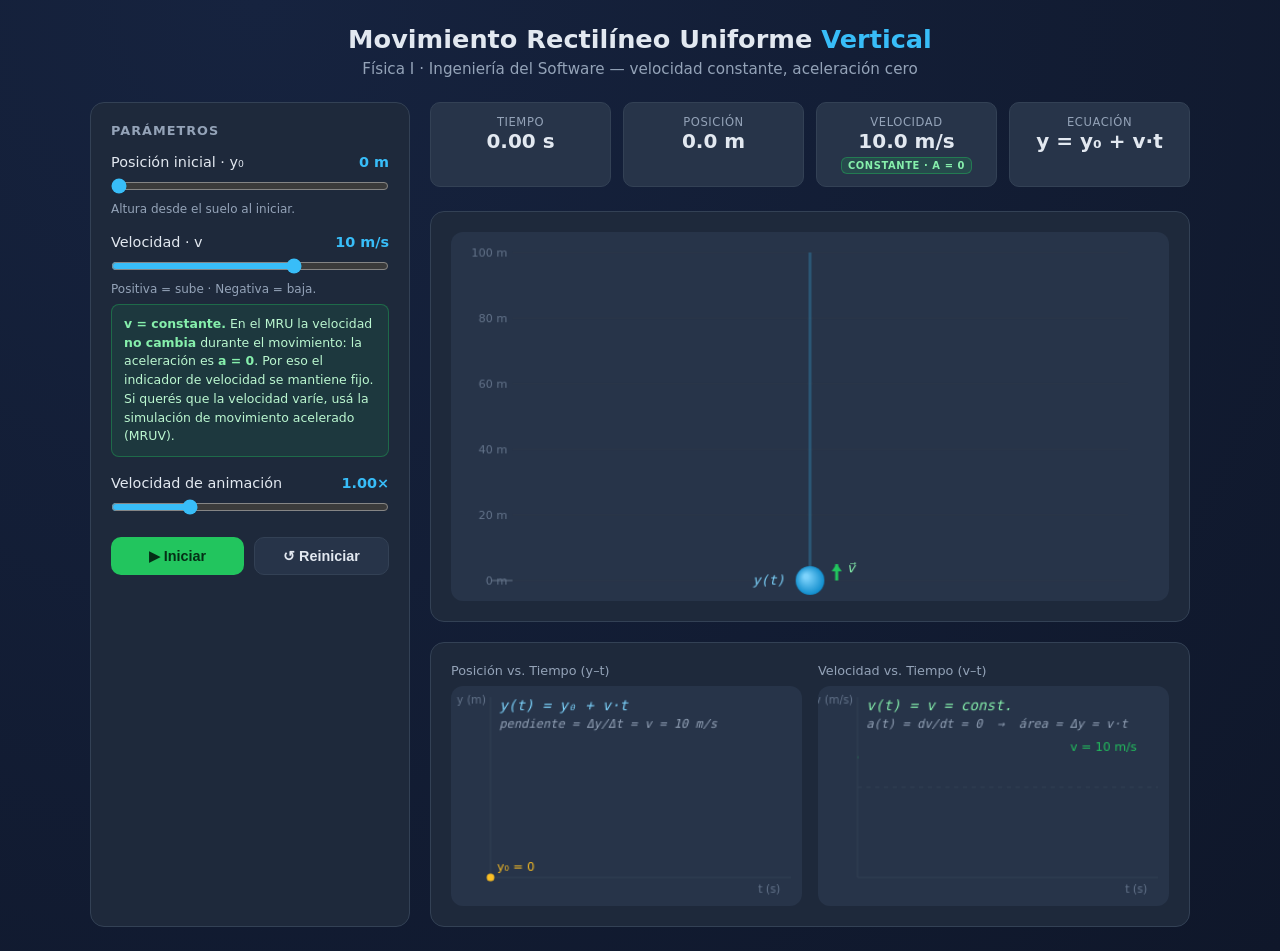
<file: mru-vertical.html>
<!DOCTYPE html>
<html lang="es">
<head>
<meta charset="UTF-8" />
<meta name="viewport" content="width=device-width, initial-scale=1.0" />
<title>Simulación · Movimiento Rectilíneo Uniforme Vertical</title>
<style>
  :root {
    --bg: #0f172a;
    --panel: #1e293b;
    --panel-2: #273449;
    --border: #334155;
    --text: #e2e8f0;
    --muted: #94a3b8;
    --accent: #38bdf8;
    --accent-2: #22c55e;
    --danger: #f87171;
  }
  * { box-sizing: border-box; margin: 0; padding: 0; }
  body {
    font-family: "Segoe UI", system-ui, -apple-system, sans-serif;
    background: radial-gradient(circle at 20% 0%, #16233f, var(--bg));
    color: var(--text);
    min-height: 100vh;
    padding: 24px;
  }
  header { text-align: center; margin-bottom: 24px; }
  header h1 { font-size: 1.6rem; font-weight: 600; }
  header h1 span { color: var(--accent); }
  header p { color: var(--muted); margin-top: 6px; font-size: 0.95rem; }

  .layout {
    display: grid;
    grid-template-columns: 320px 1fr;
    gap: 20px;
    max-width: 1100px;
    margin: 0 auto;
  }
  @media (max-width: 820px) { .layout { grid-template-columns: 1fr; } }

  .panel {
    background: var(--panel);
    border: 1px solid var(--border);
    border-radius: 14px;
    padding: 20px;
  }
  .panel h2 {
    font-size: 0.8rem;
    text-transform: uppercase;
    letter-spacing: 0.08em;
    color: var(--muted);
    margin-bottom: 16px;
  }

  .field { margin-bottom: 18px; }
  .field label {
    display: flex;
    justify-content: space-between;
    font-size: 0.9rem;
    margin-bottom: 8px;
  }
  .field label b { color: var(--accent); font-variant-numeric: tabular-nums; }
  input[type="range"] { width: 100%; accent-color: var(--accent); }
  .hint { font-size: 0.75rem; color: var(--muted); margin-top: 4px; }
  .note {
    margin-top: 8px; padding: 10px 12px; border-radius: 8px;
    background: rgba(34,197,94,0.10); border: 1px solid rgba(34,197,94,0.35);
    font-size: 0.78rem; color: #bbf7d0; line-height: 1.5;
  }
  .note b { color: #86efac; }
  .badge {
    display: inline-block; margin-top: 4px; font-size: 0.62rem; font-weight: 700;
    text-transform: uppercase; letter-spacing: 0.06em;
    color: #86efac; background: rgba(34,197,94,0.15);
    border: 1px solid rgba(34,197,94,0.4); border-radius: 6px; padding: 2px 6px;
  }

  .buttons { display: flex; gap: 10px; margin-top: 8px; }
  button {
    flex: 1;
    padding: 10px;
    border: none;
    border-radius: 10px;
    font-size: 0.9rem;
    font-weight: 600;
    cursor: pointer;
    transition: transform 0.08s, opacity 0.2s;
  }
  button:active { transform: scale(0.96); }
  .btn-play { background: var(--accent-2); color: #052e16; }
  .btn-reset { background: var(--panel-2); color: var(--text); border: 1px solid var(--border); }

  .stage-wrap { display: grid; grid-template-rows: auto auto; gap: 20px; }
  .readouts {
    display: grid;
    grid-template-columns: repeat(4, 1fr);
    gap: 12px;
    margin-bottom: 4px;
  }
  .readout {
    background: var(--panel-2);
    border: 1px solid var(--border);
    border-radius: 10px;
    padding: 12px;
    text-align: center;
  }
  .readout span { display: block; font-size: 0.72rem; color: var(--muted); text-transform: uppercase; letter-spacing: 0.05em; }
  .readout b { font-size: 1.25rem; font-variant-numeric: tabular-nums; }

  canvas { display: block; width: 100%; height: auto; border-radius: 12px; background: var(--panel-2); }
  .graphs { display: grid; grid-template-columns: 1fr 1fr; gap: 16px; }
  @media (max-width: 560px) { .graphs { grid-template-columns: 1fr; } }
  .graph-title { font-size: 0.8rem; color: var(--muted); margin-bottom: 8px; }
  /* Móvil: evitar desbordamiento horizontal de las lecturas */
  @media (max-width: 560px) {
    body { padding: 14px; }
    .readouts, .derived { grid-template-columns: repeat(2, 1fr); }
    .buttons { flex-direction: column; }
  }
  @media (max-width: 380px) {
    .readouts, .derived { grid-template-columns: 1fr; }
  }
</style>
</head>
<body>
  <header>
    <h1>Movimiento Rectilíneo Uniforme <span>Vertical</span></h1>
    <p>Física I · Ingeniería del Software — velocidad constante, aceleración cero</p>
  </header>

  <div class="layout">
    <!-- Controles -->
    <aside class="panel">
      <h2>Parámetros</h2>

      <div class="field">
        <label>Posición inicial · y₀ <b id="lblY0">0 m</b></label>
        <input type="range" id="y0" min="0" max="100" value="0" step="1" />
        <div class="hint">Altura desde el suelo al iniciar.</div>
      </div>

      <div class="field">
        <label>Velocidad · v <b id="lblV">10 m/s</b></label>
        <input type="range" id="v" min="-30" max="30" value="10" step="1" />
        <div class="hint">Positiva = sube · Negativa = baja.</div>
        <div class="note">
          <b>v = constante.</b> En el MRU la velocidad <b>no cambia</b> durante el movimiento:
          la aceleración es <b>a = 0</b>. Por eso el indicador de velocidad se mantiene fijo.
          Si querés que la velocidad varíe, usá la simulación de movimiento acelerado (MRUV).
        </div>
      </div>

      <div class="field">
        <label>Velocidad de animación <b id="lblSpeed">1.0×</b></label>
        <input type="range" id="speed" min="0.25" max="3" value="1" step="0.25" />
      </div>

      <div class="buttons">
        <button class="btn-play" id="playBtn">▶ Iniciar</button>
        <button class="btn-reset" id="resetBtn">↺ Reiniciar</button>
      </div>
    </aside>

    <!-- Escenario -->
    <section class="stage-wrap">
      <div class="readouts">
        <div class="readout"><span>Tiempo</span><b id="outT">0.00 s</b></div>
        <div class="readout"><span>Posición</span><b id="outY">0.0 m</b></div>
        <div class="readout"><span>Velocidad</span><b id="outV">10.0 m/s</b><div class="badge">constante · a = 0</div></div>
        <div class="readout"><span>Ecuación</span><b id="outEq">y = y₀ + v·t</b></div>
      </div>

      <div class="panel">
        <canvas id="stage" width="700" height="360"></canvas>
      </div>

      <div class="panel graphs">
        <div>
          <div class="graph-title">Posición vs. Tiempo (y–t)</div>
          <canvas id="gPos" width="320" height="200"></canvas>
        </div>
        <div>
          <div class="graph-title">Velocidad vs. Tiempo (v–t)</div>
          <canvas id="gVel" width="320" height="200"></canvas>
        </div>
      </div>
    </section>
  </div>

<script>
(() => {
  "use strict";

  // --- Estado y parámetros ---
  const state = {
    y0: 0,        // m
    v: 10,        // m/s (constante)
    speed: 1,     // factor de tiempo de la animación
    t: 0,         // s
    y: 0,         // m
    running: false,
    lastTs: null,
    history: [],  // {t, y}
  };

  const WORLD_MAX = 100; // metros visibles en el eje vertical

  // --- Elementos ---
  const $ = (id) => document.getElementById(id);
  const y0El = $("y0"), vEl = $("v"), speedEl = $("speed");
  const lblY0 = $("lblY0"), lblV = $("lblV"), lblSpeed = $("lblSpeed");
  const outT = $("outT"), outY = $("outY"), outV = $("outV");
  const playBtn = $("playBtn"), resetBtn = $("resetBtn");

  const stage = $("stage"), sctx = stage.getContext("2d");
  const gPos = $("gPos"), pctx = gPos.getContext("2d");
  const gVel = $("gVel"), vctx = gVel.getContext("2d");

  // --- Lectura de controles ---
  function syncInputs() {
    state.y0 = +y0El.value;
    state.v = +vEl.value;
    state.speed = +speedEl.value;
    lblY0.textContent = state.y0 + " m";
    lblV.textContent = state.v + " m/s";
    lblSpeed.textContent = state.speed.toFixed(2) + "×";
  }

  [y0El, vEl, speedEl].forEach((el) =>
    el.addEventListener("input", () => {
      syncInputs();
      if (!state.running) reset();
    })
  );

  // --- Control de tiempo ---
  function reset() {
    state.running = false;
    state.t = 0;
    state.y = state.y0;
    state.lastTs = null;
    state.history = [{ t: 0, y: state.y0 }];
    playBtn.textContent = "▶ Iniciar";
    render();
  }

  function toggle() {
    if (state.running) {
      state.running = false;
      playBtn.textContent = "▶ Reanudar";
    } else {
      state.running = true;
      state.lastTs = null;
      playBtn.textContent = "❚❚ Pausar";
      requestAnimationFrame(loop);
    }
  }

  playBtn.addEventListener("click", toggle);
  resetBtn.addEventListener("click", reset);

  // --- Bucle de animación ---
  function loop(ts) {
    if (!state.running) return;
    if (state.lastTs === null) state.lastTs = ts;
    const dt = ((ts - state.lastTs) / 1000) * state.speed;
    state.lastTs = ts;

    state.t += dt;
    state.y = state.y0 + state.v * state.t; // MRU: y(t) = y0 + v·t

    state.history.push({ t: state.t, y: state.y });
    if (state.history.length > 2000) state.history.shift();

    // Detener al salir del rango visible
    if (state.y < 0 || state.y > WORLD_MAX) {
      state.y = Math.max(0, Math.min(WORLD_MAX, state.y));
      state.running = false;
      playBtn.textContent = "▶ Iniciar";
    }

    render();
    if (state.running) requestAnimationFrame(loop);
  }

  // --- Dibujo del escenario ---
  function render() {
    drawStage();
    drawPosGraph();
    drawVelGraph();
    outT.textContent = state.t.toFixed(2) + " s";
    outY.textContent = state.y.toFixed(1) + " m";
    outV.textContent = state.v.toFixed(1) + " m/s";
  }

  function drawStage() {
    const W = stage.width, H = stage.height;
    sctx.clearRect(0, 0, W, H);

    const padTop = 20, padBottom = 20;
    const usableH = H - padTop - padBottom;
    const trackX = W * 0.5;

    // Mapea metros (0..WORLD_MAX) a píxeles (abajo..arriba)
    const yToPx = (m) => H - padBottom - (m / WORLD_MAX) * usableH;

    // Suelo
    sctx.strokeStyle = "#475569";
    sctx.lineWidth = 2;
    sctx.beginPath();
    sctx.moveTo(40, yToPx(0));
    sctx.lineTo(W - 40, yToPx(0));
    sctx.stroke();

    // Marcas de escala cada 20 m
    sctx.fillStyle = "#64748b";
    sctx.font = "11px system-ui";
    sctx.textAlign = "right";
    sctx.strokeStyle = "#293548";
    for (let m = 0; m <= WORLD_MAX; m += 20) {
      const py = yToPx(m);
      sctx.beginPath();
      sctx.moveTo(60, py);
      sctx.lineTo(W - 40, py);
      sctx.stroke();
      sctx.fillText(m + " m", 55, py + 4);
    }

    // Trayectoria
    sctx.strokeStyle = "rgba(56,189,248,0.25)";
    sctx.lineWidth = 3;
    sctx.beginPath();
    sctx.moveTo(trackX, yToPx(0));
    sctx.lineTo(trackX, yToPx(WORLD_MAX));
    sctx.stroke();

    // Objeto
    const py = yToPx(state.y);
    sctx.beginPath();
    sctx.arc(trackX, py, 14, 0, Math.PI * 2);
    const grad = sctx.createRadialGradient(trackX - 4, py - 4, 2, trackX, py, 16);
    grad.addColorStop(0, "#7dd3fc");
    grad.addColorStop(1, "#0284c7");
    sctx.fillStyle = grad;
    sctx.fill();

    // Vector velocidad
    const dir = Math.sign(state.v) || 1;
    const len = Math.min(Math.abs(state.v) * 1.6, 50);
    if (len > 2) {
      const tipY = py - dir * len;
      sctx.strokeStyle = "#22c55e";
      sctx.lineWidth = 3;
      sctx.beginPath();
      sctx.moveTo(trackX + 26, py);
      sctx.lineTo(trackX + 26, tipY);
      sctx.stroke();
      sctx.beginPath();
      sctx.moveTo(trackX + 26, tipY);
      sctx.lineTo(trackX + 21, tipY + dir * 7);
      sctx.lineTo(trackX + 31, tipY + dir * 7);
      sctx.closePath();
      sctx.fillStyle = "#22c55e";
      sctx.fill();
      // etiqueta del vector
      sctx.fillStyle = "#86efac";
      sctx.font = "italic 13px 'SF Mono', monospace";
      sctx.textAlign = "left";
      sctx.fillText("v⃗", trackX + 36, (py + tipY) / 2);
    }

    // Símbolo de la magnitud animada
    sctx.fillStyle = "#7dd3fc";
    sctx.font = "italic 13px 'SF Mono', monospace";
    sctx.textAlign = "left";
    sctx.fillText("y(t)", trackX - 56, py + 4);
  }

  // --- Gráficas ---
  function drawAxes(ctx, w, h, xlabel, ylabel) {
    ctx.clearRect(0, 0, w, h);
    ctx.strokeStyle = "#334155";
    ctx.lineWidth = 1;
    ctx.beginPath();
    ctx.moveTo(36, 10);
    ctx.lineTo(36, h - 26);
    ctx.lineTo(w - 10, h - 26);
    ctx.stroke();
    ctx.fillStyle = "#64748b";
    ctx.font = "10px system-ui";
    ctx.textAlign = "right";
    ctx.fillText(ylabel, 32, 16);
    ctx.textAlign = "left";
    ctx.fillText(xlabel, w - 40, h - 12);
  }

  function timeWindow() {
    const tMax = Math.max(state.t, 4);
    return tMax;
  }

  function drawPosGraph() {
    const w = gPos.width, h = gPos.height;
    drawAxes(pctx, w, h, "t (s)", "y (m)");
    const x0 = 36, y0px = h - 26, plotW = w - 46, plotH = h - 36;
    const tMax = timeWindow();
    const xT = (t) => x0 + (t / tMax) * plotW;
    const yY = (y) => y0px - (y / WORLD_MAX) * plotH;

    pctx.strokeStyle = "#38bdf8";
    pctx.lineWidth = 2;
    pctx.beginPath();
    state.history.forEach((p, i) => {
      const px = xT(p.t), py = yY(Math.max(0, Math.min(WORLD_MAX, p.y)));
      i === 0 ? pctx.moveTo(px, py) : pctx.lineTo(px, py);
    });
    pctx.stroke();

    // Anotaciones matemáticas
    // Ecuación de la recta
    pctx.fillStyle = "#7dd3fc";
    pctx.font = "italic 13px 'SF Mono', ui-monospace, monospace";
    pctx.textAlign = "left";
    pctx.fillText("y(t) = y₀ + v·t", x0 + 8, 22);

    // Marca de y₀ (ordenada al origen)
    const yp0 = yY(state.y0);
    pctx.fillStyle = "#fbbf24";
    pctx.beginPath(); pctx.arc(x0, yp0, 3.5, 0, Math.PI * 2); pctx.fill();
    pctx.font = "11px system-ui";
    pctx.fillText("y₀ = " + state.y0, x0 + 6, yp0 - 6);

    // Pendiente = v (símbolo del triángulo Δy/Δt)
    pctx.fillStyle = "#94a3b8";
    pctx.font = "italic 11px 'SF Mono', monospace";
    pctx.fillText("pendiente = Δy/Δt = v = " + state.v + " m/s", x0 + 8, 38);
  }

  function drawVelGraph() {
    const w = gVel.width, h = gVel.height;
    drawAxes(vctx, w, h, "t (s)", "v (m/s)");
    const x0 = 36, plotW = w - 46, plotH = h - 36, top = 10;
    const tMax = timeWindow();
    const vRange = 30;
    const xT = (t) => x0 + (t / tMax) * plotW;
    // mapea v de [-vRange, vRange] al área del gráfico
    const yV = (v) => top + (1 - (v + vRange) / (2 * vRange)) * plotH;

    // Línea v = 0
    vctx.strokeStyle = "#334155";
    vctx.setLineDash([4, 4]);
    vctx.beginPath();
    vctx.moveTo(x0, yV(0));
    vctx.lineTo(w - 10, yV(0));
    vctx.stroke();
    vctx.setLineDash([]);

    // v constante → línea horizontal
    vctx.strokeStyle = "#22c55e";
    vctx.lineWidth = 2;
    vctx.beginPath();
    vctx.moveTo(xT(0), yV(state.v));
    vctx.lineTo(xT(state.t || tMax * 0.001), yV(state.v));
    vctx.stroke();

    // Anotaciones matemáticas
    vctx.fillStyle = "#86efac";
    vctx.font = "italic 13px 'SF Mono', ui-monospace, monospace";
    vctx.textAlign = "left";
    vctx.fillText("v(t) = v = const.", x0 + 8, 22);

    vctx.fillStyle = "#94a3b8";
    vctx.font = "italic 11px 'SF Mono', monospace";
    vctx.fillText("a(t) = dv/dt = 0  →  área = Δy = v·t", x0 + 8, 38);

    // etiqueta sobre la línea de velocidad
    vctx.fillStyle = "#22c55e";
    vctx.font = "11px system-ui";
    vctx.fillText("v = " + state.v + " m/s", w - 90, yV(state.v) - 6);
  }

  // --- Inicio ---
  syncInputs();
  reset();
})();
</script>
</body>
</html>
</file>
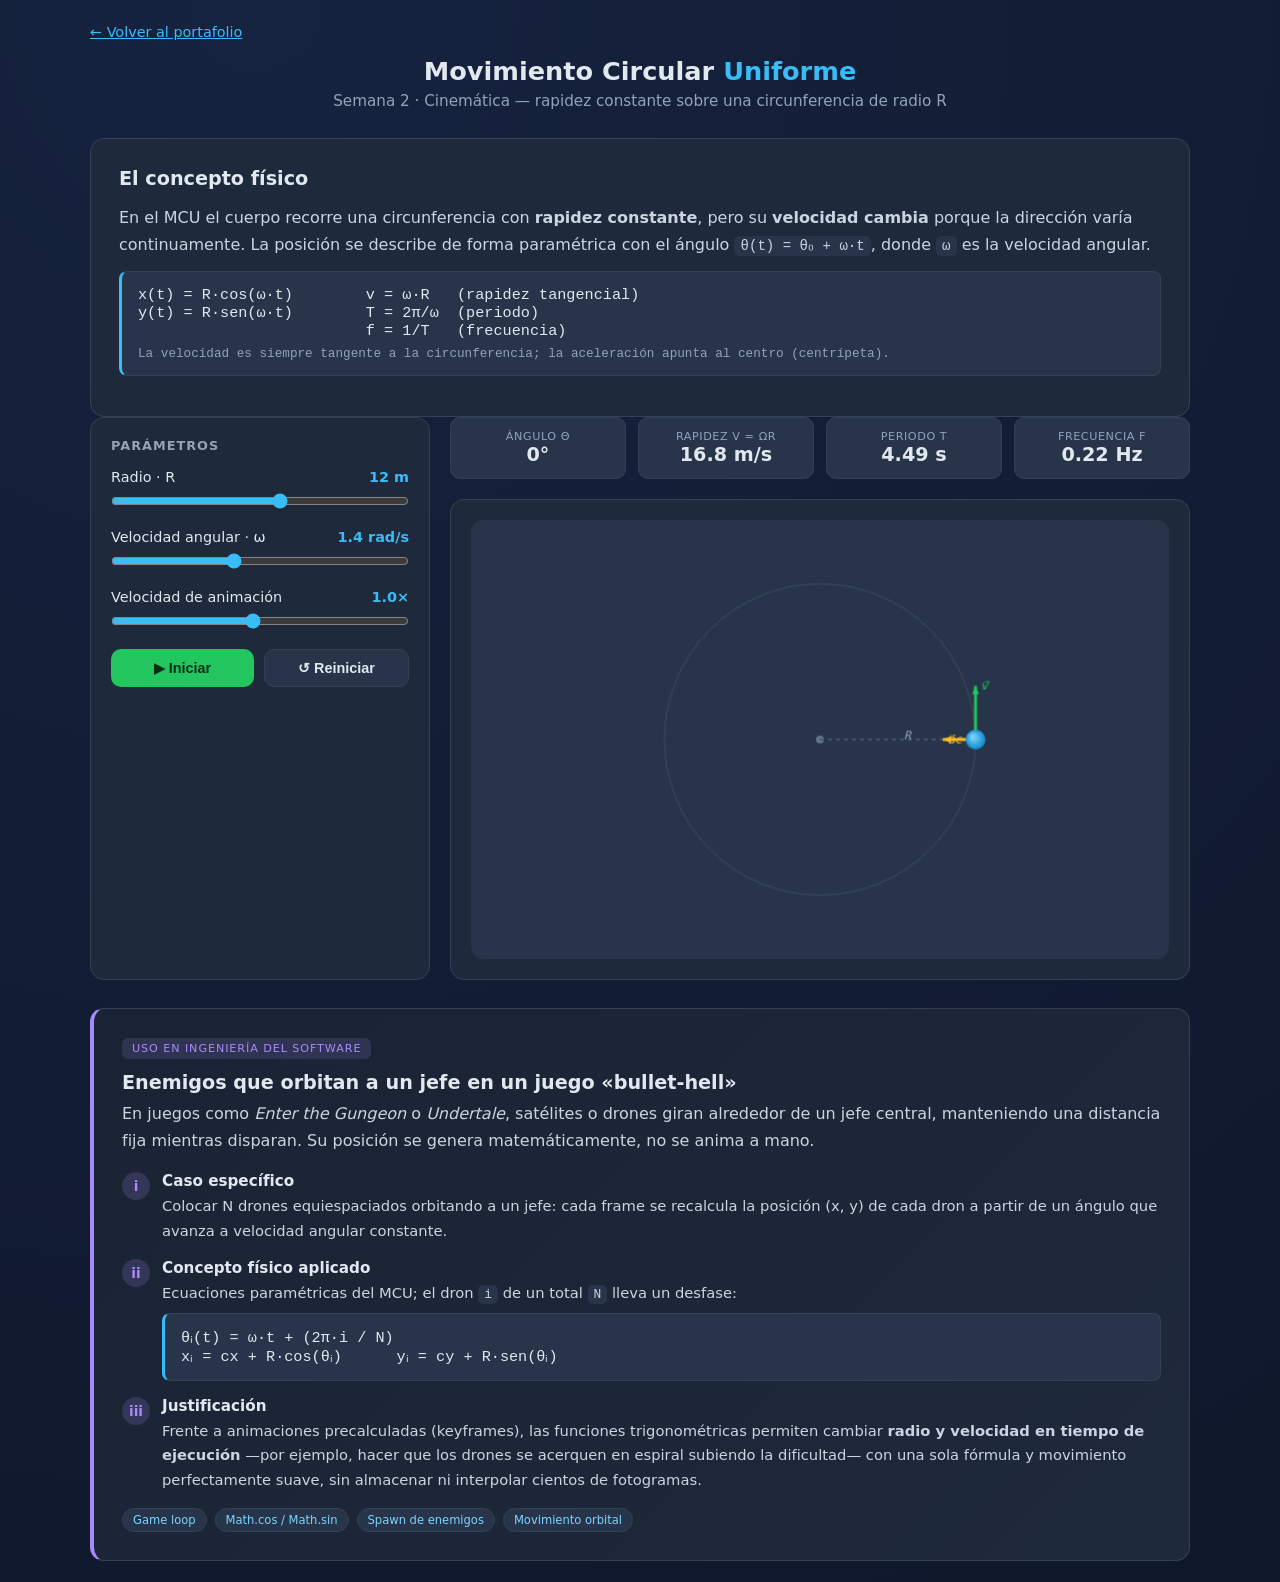
<file: s2-mcu.html>
<!DOCTYPE html>
<html lang="es">
<head>
<meta charset="UTF-8" />
<meta name="viewport" content="width=device-width, initial-scale=1.0" />
<title>Movimiento Circular Uniforme · Física I</title>
<link rel="stylesheet" href="styles.css" />
</head>
<body>
  <div class="topbar"><a href="index.html">← Volver al portafolio</a></div>

  <header>
    <h1>Movimiento Circular <span>Uniforme</span></h1>
    <p>Semana 2 · Cinemática — rapidez constante sobre una circunferencia de radio R</p>
  </header>

  <section class="theory">
    <div class="panel">
      <h2>El concepto físico</h2>
      <p>
        En el MCU el cuerpo recorre una circunferencia con <strong>rapidez constante</strong>, pero su
        <strong>velocidad cambia</strong> porque la dirección varía continuamente. La posición se describe
        de forma paramétrica con el ángulo <code>θ(t) = θ₀ + ω·t</code>, donde <code>ω</code> es la
        velocidad angular.
      </p>
      <div class="formula">x(t) = R·cos(ω·t)        v = ω·R   (rapidez tangencial)
y(t) = R·sen(ω·t)        T = 2π/ω  (periodo)
                         f = 1/T   (frecuencia)
<small>La velocidad es siempre tangente a la circunferencia; la aceleración apunta al centro (centrípeta).</small></div>
    </div>
  </section>

  <div class="layout">
    <aside class="panel">
      <h2 class="kicker">Parámetros</h2>
      <div class="field">
        <label>Radio · R <b id="lblR">12 m</b></label>
        <input type="range" id="R" min="4" max="18" value="12" step="1" />
      </div>
      <div class="field">
        <label>Velocidad angular · ω <b id="lblW">1.4 rad/s</b></label>
        <input type="range" id="W" min="0.3" max="3" value="1.4" step="0.1" />
      </div>
      <div class="field">
        <label>Velocidad de animación <b id="lblSpeed">1.0×</b></label>
        <input type="range" id="speed" min="0.1" max="2" value="1" step="0.1" />
      </div>
      <div class="buttons">
        <button class="btn-play" id="playBtn">▶ Iniciar</button>
        <button class="btn-reset" id="resetBtn">↺ Reiniciar</button>
      </div>
    </aside>

    <section class="stage-wrap">
      <div class="readouts">
        <div class="readout"><span>Ángulo θ</span><b id="outAng">0°</b></div>
        <div class="readout"><span>Rapidez v = ωR</span><b id="outV">0 m/s</b></div>
        <div class="readout"><span>Periodo T</span><b id="outT">0 s</b></div>
        <div class="readout"><span>Frecuencia f</span><b id="outF">0 Hz</b></div>
      </div>
      <div class="panel"><canvas id="stage" width="700" height="440"></canvas></div>
    </section>
  </div>

  <section class="usecase">
    <span class="badge">Uso en Ingeniería del Software</span>
    <h2>Enemigos que orbitan a un jefe en un juego «bullet-hell»</h2>
    <p class="lead">
      En juegos como <em>Enter the Gungeon</em> o <em>Undertale</em>, satélites o drones giran alrededor de un
      jefe central, manteniendo una distancia fija mientras disparan. Su posición se genera matemáticamente,
      no se anima a mano.
    </p>
    <div class="uc-item">
      <div class="n">i</div>
      <div><h4>Caso específico</h4>
      <p>Colocar N drones equiespaciados orbitando a un jefe: cada frame se recalcula la posición (x, y) de
      cada dron a partir de un ángulo que avanza a velocidad angular constante.</p></div>
    </div>
    <div class="uc-item">
      <div class="n">ii</div>
      <div><h4>Concepto físico aplicado</h4>
      <p>Ecuaciones paramétricas del MCU; el dron <code>i</code> de un total <code>N</code> lleva un desfase:</p>
      <div class="formula">θᵢ(t) = ω·t + (2π·i / N)
xᵢ = cx + R·cos(θᵢ)      yᵢ = cy + R·sen(θᵢ)</div></div>
    </div>
    <div class="uc-item">
      <div class="n">iii</div>
      <div><h4>Justificación</h4>
      <p>Frente a animaciones precalculadas (keyframes), las funciones trigonométricas permiten cambiar
      <strong>radio y velocidad en tiempo de ejecución</strong> —por ejemplo, hacer que los drones se acerquen
      en espiral subiendo la dificultad— con una sola fórmula y movimiento perfectamente suave, sin almacenar
      ni interpolar cientos de fotogramas.</p></div>
    </div>
    <div class="tech"><span>Game loop</span><span>Math.cos / Math.sin</span><span>Spawn de enemigos</span><span>Movimiento orbital</span></div>
  </section>

<script>
(() => {
  "use strict";
  const $ = id => document.getElementById(id);
  const st = { R:12, w:1.4, speed:1, t:0, running:false, lastTs:null };
  const stage = $("stage"), ctx = stage.getContext("2d");
  const Rel=$("R"), Wel=$("W"), Sel=$("speed");

  function sync(){
    st.R=+Rel.value; st.w=+Wel.value; st.speed=+Sel.value;
    $("lblR").textContent=st.R+" m"; $("lblW").textContent=st.w.toFixed(1)+" rad/s";
    $("lblSpeed").textContent=st.speed.toFixed(1)+"×";
    $("outV").textContent=(st.w*st.R).toFixed(1)+" m/s";
    $("outT").textContent=(2*Math.PI/st.w).toFixed(2)+" s";
    $("outF").textContent=(st.w/(2*Math.PI)).toFixed(2)+" Hz";
  }
  [Rel,Wel,Sel].forEach(e=>e.addEventListener("input",sync));

  const PXM = 13; // px por metro
  function render(){
    const W=stage.width,H=stage.height,cx=W/2,cy=H/2,R=st.R*PXM;
    ctx.clearRect(0,0,W,H);
    // Circunferencia
    ctx.strokeStyle="#334155"; ctx.lineWidth=2;
    ctx.beginPath(); ctx.arc(cx,cy,R,0,Math.PI*2); ctx.stroke();
    // Centro
    ctx.fillStyle="#64748b"; ctx.beginPath(); ctx.arc(cx,cy,4,0,Math.PI*2); ctx.fill();

    const a = st.w*st.t;
    const px = cx + R*Math.cos(a), py = cy - R*Math.sin(a);
    // Radio
    ctx.strokeStyle="#475569"; ctx.setLineDash([4,4]);
    ctx.beginPath(); ctx.moveTo(cx,cy); ctx.lineTo(px,py); ctx.stroke(); ctx.setLineDash([]);
    ctx.fillStyle="#94a3b8"; ctx.font="italic 12px 'SF Mono',monospace";
    ctx.fillText("R", (cx+px)/2+6, (cy+py)/2);

    // Vector velocidad (tangente): dirección perpendicular al radio
    const vlen = Math.min(st.w*st.R*3.2, 90);
    const tx = -Math.sin(a), ty = -Math.cos(a); // tangente en pantalla (y invertida)
    drawArrow(px,py, px+tx*vlen, py+ty*vlen, "#22c55e", "v⃗");
    // Vector aceleración centrípeta (hacia el centro)
    const aclen = Math.min(st.w*st.w*st.R*1.4, 70);
    const ux=(cx-px), uy=(cy-py), un=Math.hypot(ux,uy);
    drawArrow(px,py, px+ux/un*aclen, py+uy/un*aclen, "#fbbf24", "a⃗c");
    // Partícula
    const grd=ctx.createRadialGradient(px-3,py-3,1,px,py,11);
    grd.addColorStop(0,"#7dd3fc"); grd.addColorStop(1,"#0284c7");
    ctx.beginPath(); ctx.arc(px,py,10,0,Math.PI*2); ctx.fillStyle=grd; ctx.fill();

    $("outAng").textContent = ((a*180/Math.PI)%360).toFixed(0)+"°";
  }
  function drawArrow(x1,y1,x2,y2,color,label){
    ctx.strokeStyle=color; ctx.lineWidth=3;
    ctx.beginPath(); ctx.moveTo(x1,y1); ctx.lineTo(x2,y2); ctx.stroke();
    const ang=Math.atan2(y2-y1,x2-x1);
    ctx.beginPath(); ctx.moveTo(x2,y2);
    ctx.lineTo(x2-9*Math.cos(ang-0.4), y2-9*Math.sin(ang-0.4));
    ctx.lineTo(x2-9*Math.cos(ang+0.4), y2-9*Math.sin(ang+0.4));
    ctx.closePath(); ctx.fillStyle=color; ctx.fill();
    ctx.font="italic 12px 'SF Mono',monospace"; ctx.fillStyle=color;
    ctx.fillText(label, x2+5, y2+4);
  }

  function reset(){ st.running=false; st.t=0; st.lastTs=null; $("playBtn").textContent="▶ Iniciar"; render(); }
  function toggle(){
    if(st.running){ st.running=false; $("playBtn").textContent="▶ Reanudar"; }
    else { st.running=true; st.lastTs=null; $("playBtn").textContent="❚❚ Pausar"; requestAnimationFrame(loop); }
  }
  function loop(ts){
    if(!st.running) return;
    if(st.lastTs===null) st.lastTs=ts;
    st.t += ((ts-st.lastTs)/1000)*st.speed; st.lastTs=ts;
    render(); if(st.running) requestAnimationFrame(loop);
  }
  $("playBtn").addEventListener("click",toggle);
  $("resetBtn").addEventListener("click",reset);
  sync(); reset();
})();
</script>
</body>
</html>
</file>
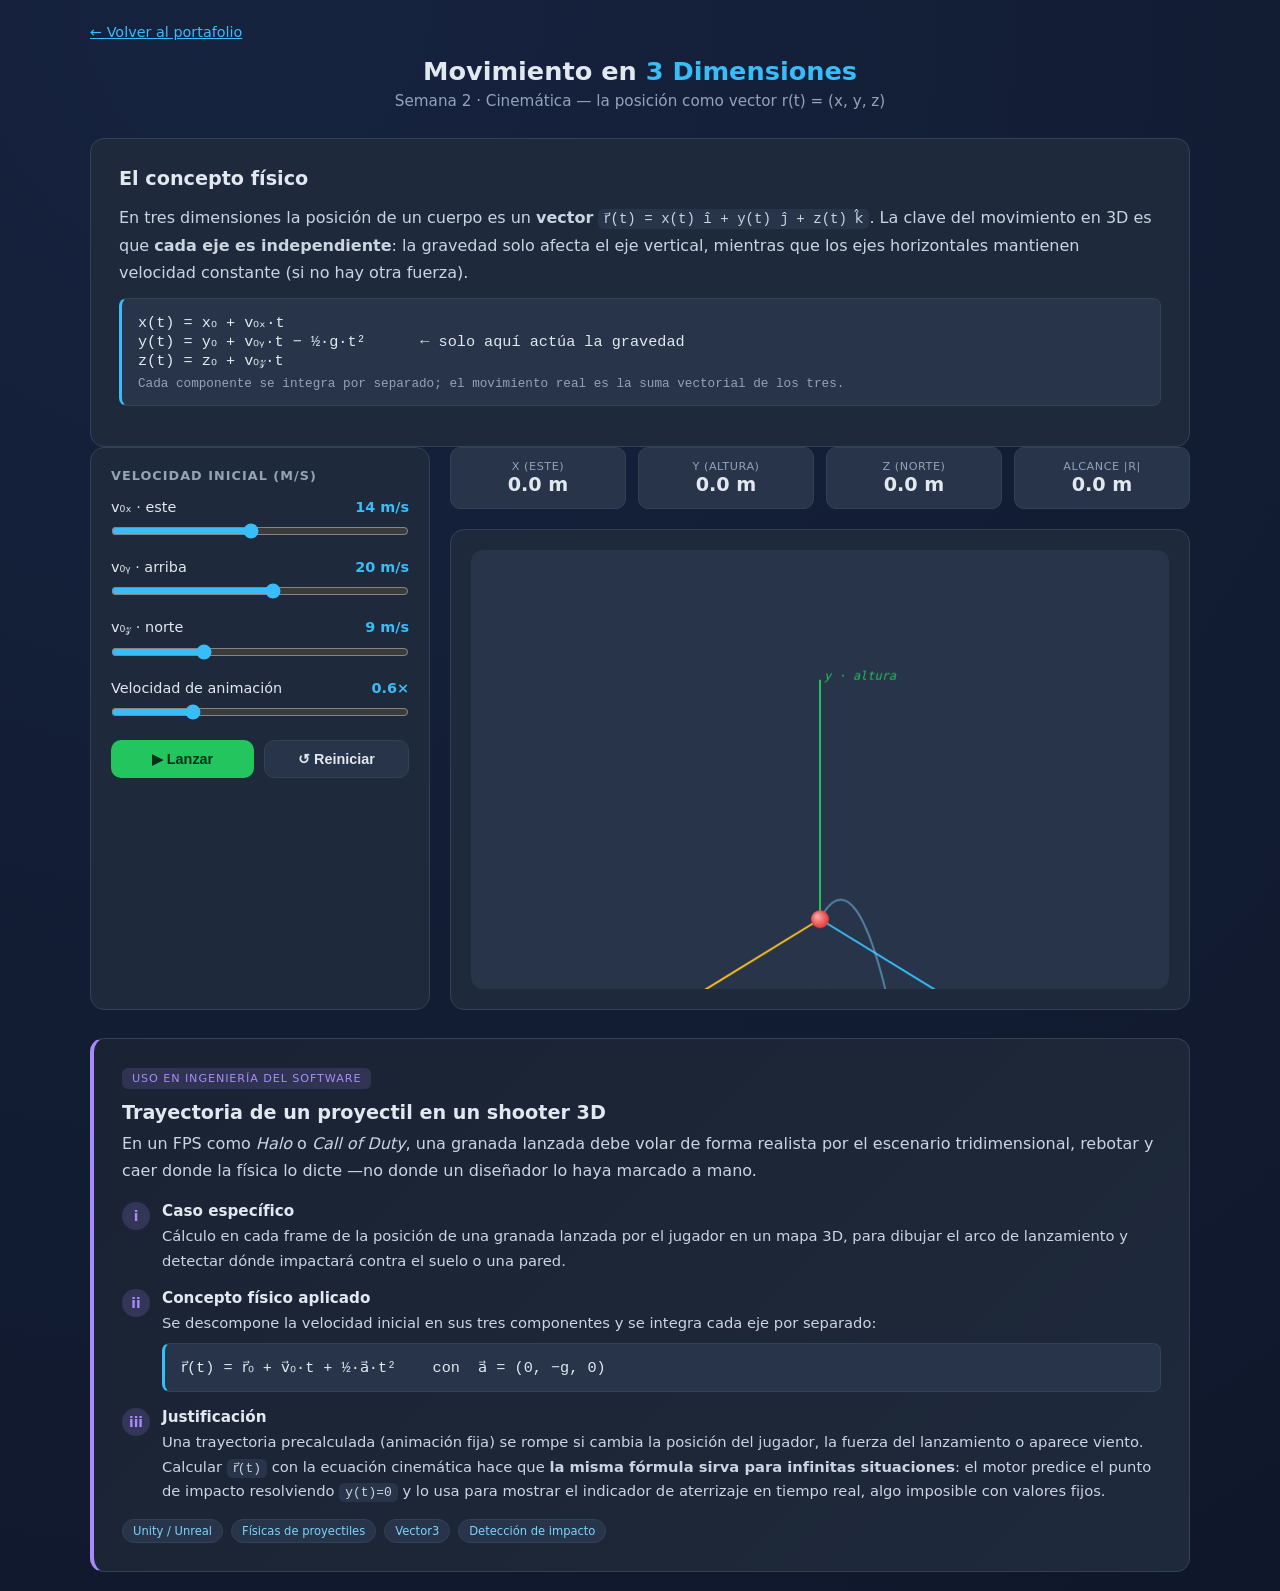
<file: s2-movimiento-3d.html>
<!DOCTYPE html>
<html lang="es">
<head>
<meta charset="UTF-8" />
<meta name="viewport" content="width=device-width, initial-scale=1.0" />
<title>Movimiento en 3 Dimensiones · Física I</title>
<link rel="stylesheet" href="styles.css" />
</head>
<body>
  <div class="topbar"><a href="index.html">← Volver al portafolio</a></div>

  <header>
    <h1>Movimiento en <span>3 Dimensiones</span></h1>
    <p>Semana 2 · Cinemática — la posición como vector r(t) = (x, y, z)</p>
  </header>

  <!-- Concepto -->
  <section class="theory">
    <div class="panel">
      <h2>El concepto físico</h2>
      <p>
        En tres dimensiones la posición de un cuerpo es un <strong>vector</strong>
        <code>r⃗(t) = x(t) î + y(t) ĵ + z(t) k̂</code>. La clave del movimiento en 3D es que
        <strong>cada eje es independiente</strong>: la gravedad solo afecta el eje vertical, mientras
        que los ejes horizontales mantienen velocidad constante (si no hay otra fuerza).
      </p>
      <div class="formula">x(t) = x₀ + v₀ₓ·t
y(t) = y₀ + v₀ᵧ·t − ½·g·t²      ← solo aquí actúa la gravedad
z(t) = z₀ + v₀𝓏·t
<small>Cada componente se integra por separado; el movimiento real es la suma vectorial de los tres.</small></div>
    </div>
  </section>

  <!-- Simulación -->
  <div class="layout">
    <aside class="panel">
      <h2 class="kicker">Velocidad inicial (m/s)</h2>
      <div class="field">
        <label>v₀ₓ · este <b id="lblVx">14 m/s</b></label>
        <input type="range" id="vx" min="0" max="30" value="14" step="1" />
      </div>
      <div class="field">
        <label>v₀ᵧ · arriba <b id="lblVy">20 m/s</b></label>
        <input type="range" id="vy" min="2" max="35" value="20" step="1" />
      </div>
      <div class="field">
        <label>v₀𝓏 · norte <b id="lblVz">9 m/s</b></label>
        <input type="range" id="vz" min="0" max="30" value="9" step="1" />
      </div>
      <div class="field">
        <label>Velocidad de animación <b id="lblSpeed">0.6×</b></label>
        <input type="range" id="speed" min="0.1" max="2" value="0.6" step="0.1" />
      </div>
      <div class="buttons">
        <button class="btn-play" id="playBtn">▶ Lanzar</button>
        <button class="btn-reset" id="resetBtn">↺ Reiniciar</button>
      </div>
    </aside>

    <section class="stage-wrap">
      <div class="readouts">
        <div class="readout"><span>x (este)</span><b id="outX">0.0 m</b></div>
        <div class="readout"><span>y (altura)</span><b id="outY">0.0 m</b></div>
        <div class="readout"><span>z (norte)</span><b id="outZ">0.0 m</b></div>
        <div class="readout"><span>alcance |r|</span><b id="outR">0.0 m</b></div>
      </div>
      <div class="panel"><canvas id="stage" width="700" height="440"></canvas></div>
    </section>
  </div>

  <!-- Uso en Ingeniería del Software -->
  <section class="usecase">
    <span class="badge">Uso en Ingeniería del Software</span>
    <h2>Trayectoria de un proyectil en un shooter 3D</h2>
    <p class="lead">
      En un FPS como <em>Halo</em> o <em>Call of Duty</em>, una granada lanzada debe volar de forma realista
      por el escenario tridimensional, rebotar y caer donde la física lo dicte —no donde un diseñador lo haya
      marcado a mano.
    </p>
    <div class="uc-item">
      <div class="n">i</div>
      <div>
        <h4>Caso específico</h4>
        <p>Cálculo en cada frame de la posición de una granada lanzada por el jugador en un mapa 3D, para
        dibujar el arco de lanzamiento y detectar dónde impactará contra el suelo o una pared.</p>
      </div>
    </div>
    <div class="uc-item">
      <div class="n">ii</div>
      <div>
        <h4>Concepto físico aplicado</h4>
        <p>Se descompone la velocidad inicial en sus tres componentes y se integra cada eje por separado:</p>
        <div class="formula">r⃗(t) = r⃗₀ + v⃗₀·t + ½·a⃗·t²    con  a⃗ = (0, −g, 0)</div>
      </div>
    </div>
    <div class="uc-item">
      <div class="n">iii</div>
      <div>
        <h4>Justificación</h4>
        <p>Una trayectoria precalculada (animación fija) se rompe si cambia la posición del jugador, la
        fuerza del lanzamiento o aparece viento. Calcular <code>r⃗(t)</code> con la ecuación cinemática hace
        que <strong>la misma fórmula sirva para infinitas situaciones</strong>: el motor predice el punto de
        impacto resolviendo <code>y(t)=0</code> y lo usa para mostrar el indicador de aterrizaje en tiempo
        real, algo imposible con valores fijos.</p>
      </div>
    </div>
    <div class="tech">
      <span>Unity / Unreal</span><span>Físicas de proyectiles</span><span>Vector3</span><span>Detección de impacto</span>
    </div>
  </section>

<script>
(() => {
  "use strict";
  const $ = (id) => document.getElementById(id);
  const g = 9.81;
  const st = { vx:14, vy:20, vz:9, speed:0.6, t:0, tFly:1, running:false, lastTs:null };

  const stage = $("stage"), ctx = stage.getContext("2d");
  const els = ["vx","vy","vz","speed"].map($);
  const lbl = { vx:$("lblVx"), vy:$("lblVy"), vz:$("lblVz"), speed:$("lblSpeed") };

  const xAt = t => st.vx * t;
  const yAt = t => Math.max(0, st.vy * t - 0.5 * g * t * t);
  const zAt = t => st.vz * t;

  function sync() {
    st.vx = +els[0].value; st.vy = +els[1].value; st.vz = +els[2].value; st.speed = +els[3].value;
    lbl.vx.textContent = st.vx + " m/s"; lbl.vy.textContent = st.vy + " m/s";
    lbl.vz.textContent = st.vz + " m/s"; lbl.speed.textContent = st.speed.toFixed(1) + "×";
    st.tFly = (2 * st.vy) / g;
  }
  els.forEach(e => e.addEventListener("input", () => { sync(); if (e.id!=="speed") reset(); }));

  // Proyección isométrica: mundo (x este, y arriba, z norte) -> pantalla
  const A = 0.55, scale = 6;
  function project(x, y, z) {
    const ox = stage.width * 0.5, oy = stage.height - 70;
    const sx = ox + (x - z) * Math.cos(A) * scale;
    const sy = oy + ((x + z) * Math.sin(A) - y) * scale;
    return [sx, sy];
  }

  function drawGround() {
    ctx.strokeStyle = "#2b3a52"; ctx.lineWidth = 1;
    for (let i = 0; i <= 50; i += 10) {
      let p1 = project(i, 0, 0), p2 = project(i, 0, 50);
      ctx.beginPath(); ctx.moveTo(p1[0], p1[1]); ctx.lineTo(p2[0], p2[1]); ctx.stroke();
      let p3 = project(0, 0, i), p4 = project(50, 0, i);
      ctx.beginPath(); ctx.moveTo(p3[0], p3[1]); ctx.lineTo(p4[0], p4[1]); ctx.stroke();
    }
    // Ejes
    const axes = [["x · este","#38bdf8",[50,0,0]],["y · altura","#22c55e",[0,40,0]],["z · norte","#fbbf24",[0,0,50]]];
    const o = project(0,0,0);
    axes.forEach(([name,c,e]) => {
      const p = project(e[0],e[1],e[2]);
      ctx.strokeStyle = c; ctx.lineWidth = 2;
      ctx.beginPath(); ctx.moveTo(o[0],o[1]); ctx.lineTo(p[0],p[1]); ctx.stroke();
      ctx.fillStyle = c; ctx.font = "italic 12px 'SF Mono',monospace"; ctx.textAlign = "left";
      ctx.fillText(name, p[0]+4, p[1]);
    });
  }

  function render() {
    ctx.clearRect(0,0,stage.width,stage.height);
    drawGround();
    // Trayectoria completa
    ctx.strokeStyle = "rgba(125,211,252,0.5)"; ctx.lineWidth = 2; ctx.beginPath();
    const N = 120;
    for (let i=0;i<=N;i++){ const t=(i/N)*st.tFly; const p=project(xAt(t),yAt(t),zAt(t)); i?ctx.lineTo(p[0],p[1]):ctx.moveTo(p[0],p[1]); }
    ctx.stroke();

    const x=xAt(st.t), y=yAt(st.t), z=zAt(st.t);
    // Sombra en el suelo
    const sh = project(x,0,z);
    ctx.fillStyle = "rgba(0,0,0,0.35)"; ctx.beginPath(); ctx.ellipse(sh[0],sh[1],8,4,0,0,Math.PI*2); ctx.fill();
    // Línea vertical proyectil->sombra
    const pp = project(x,y,z);
    ctx.strokeStyle = "rgba(148,163,184,0.4)"; ctx.setLineDash([3,3]);
    ctx.beginPath(); ctx.moveTo(pp[0],pp[1]); ctx.lineTo(sh[0],sh[1]); ctx.stroke(); ctx.setLineDash([]);
    // Proyectil
    const grd = ctx.createRadialGradient(pp[0]-3,pp[1]-3,1,pp[0],pp[1],11);
    grd.addColorStop(0,"#fca5a5"); grd.addColorStop(1,"#dc2626");
    ctx.beginPath(); ctx.arc(pp[0],pp[1],9,0,Math.PI*2); ctx.fillStyle=grd; ctx.fill();

    $("outX").textContent = x.toFixed(1)+" m";
    $("outY").textContent = y.toFixed(1)+" m";
    $("outZ").textContent = z.toFixed(1)+" m";
    $("outR").textContent = Math.hypot(x,y,z).toFixed(1)+" m";
  }

  function reset(){ st.running=false; st.t=0; st.lastTs=null; $("playBtn").textContent="▶ Lanzar"; render(); }
  function toggle(){
    if(st.running){ st.running=false; $("playBtn").textContent="▶ Reanudar"; }
    else { if(st.t>=st.tFly) st.t=0; st.running=true; st.lastTs=null; $("playBtn").textContent="❚❚ Pausar"; requestAnimationFrame(loop); }
  }
  function loop(ts){
    if(!st.running) return;
    if(st.lastTs===null) st.lastTs=ts;
    st.t += ((ts-st.lastTs)/1000)*st.speed; st.lastTs=ts;
    if(st.t>=st.tFly){ st.t=st.tFly; st.running=false; $("playBtn").textContent="▶ Lanzar"; }
    render(); if(st.running) requestAnimationFrame(loop);
  }
  $("playBtn").addEventListener("click", toggle);
  $("resetBtn").addEventListener("click", reset);
  sync(); reset();
})();
</script>
</body>
</html>
</file>
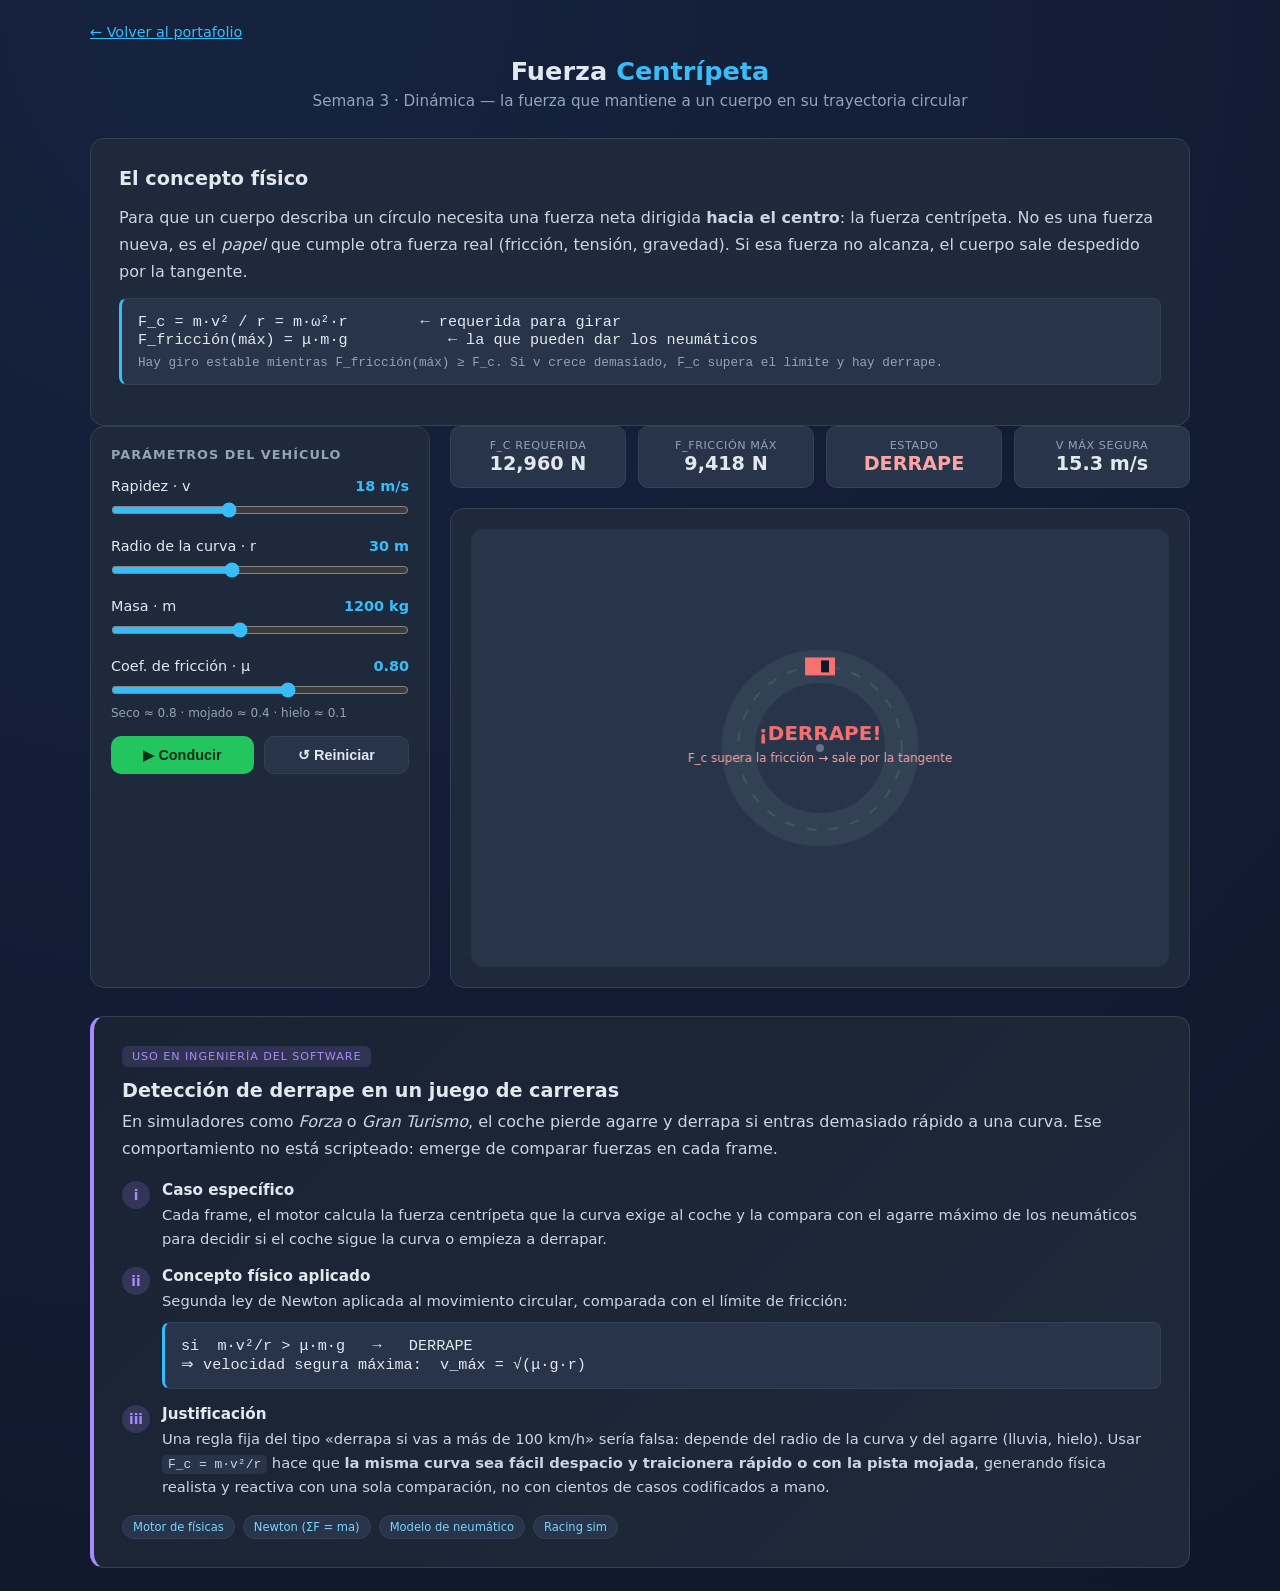
<file: s3-fuerza-centripeta.html>
<!DOCTYPE html>
<html lang="es">
<head>
<meta charset="UTF-8" />
<meta name="viewport" content="width=device-width, initial-scale=1.0" />
<title>Fuerza Centrípeta · Física I</title>
<link rel="stylesheet" href="styles.css" />
</head>
<body>
  <div class="topbar"><a href="index.html">← Volver al portafolio</a></div>

  <header>
    <h1>Fuerza <span>Centrípeta</span></h1>
    <p>Semana 3 · Dinámica — la fuerza que mantiene a un cuerpo en su trayectoria circular</p>
  </header>

  <section class="theory">
    <div class="panel">
      <h2>El concepto físico</h2>
      <p>
        Para que un cuerpo describa un círculo necesita una fuerza neta dirigida <strong>hacia el centro</strong>:
        la fuerza centrípeta. No es una fuerza nueva, es el <em>papel</em> que cumple otra fuerza real
        (fricción, tensión, gravedad). Si esa fuerza no alcanza, el cuerpo sale despedido por la tangente.
      </p>
      <div class="formula">F_c = m·v² / r = m·ω²·r        ← requerida para girar
F_fricción(máx) = μ·m·g           ← la que pueden dar los neumáticos
<small>Hay giro estable mientras F_fricción(máx) ≥ F_c. Si v crece demasiado, F_c supera el límite y hay derrape.</small></div>
    </div>
  </section>

  <div class="layout">
    <aside class="panel">
      <h2 class="kicker">Parámetros del vehículo</h2>
      <div class="field">
        <label>Rapidez · v <b id="lblV">18 m/s</b></label>
        <input type="range" id="V" min="4" max="40" value="18" step="1" />
      </div>
      <div class="field">
        <label>Radio de la curva · r <b id="lblR">30 m</b></label>
        <input type="range" id="R" min="10" max="60" value="30" step="1" />
      </div>
      <div class="field">
        <label>Masa · m <b id="lblM">1200 kg</b></label>
        <input type="range" id="M" min="600" max="2000" value="1200" step="50" />
      </div>
      <div class="field">
        <label>Coef. de fricción · μ <b id="lblMu">0.80</b></label>
        <input type="range" id="Mu" min="0.2" max="1.2" value="0.8" step="0.05" />
        <div class="hint">Seco ≈ 0.8 · mojado ≈ 0.4 · hielo ≈ 0.1</div>
      </div>
      <div class="buttons">
        <button class="btn-play" id="playBtn">▶ Conducir</button>
        <button class="btn-reset" id="resetBtn">↺ Reiniciar</button>
      </div>
    </aside>

    <section class="stage-wrap">
      <div class="readouts">
        <div class="readout"><span>F_c requerida</span><b id="outFc">0 N</b></div>
        <div class="readout"><span>F_fricción máx</span><b id="outFf">0 N</b></div>
        <div class="readout" id="rdState"><span>Estado</span><b id="outState">—</b></div>
        <div class="readout"><span>v máx segura</span><b id="outVmax">0 m/s</b></div>
      </div>
      <div class="panel"><canvas id="stage" width="700" height="440"></canvas></div>
    </section>
  </div>

  <section class="usecase">
    <span class="badge">Uso en Ingeniería del Software</span>
    <h2>Detección de derrape en un juego de carreras</h2>
    <p class="lead">
      En simuladores como <em>Forza</em> o <em>Gran Turismo</em>, el coche pierde agarre y derrapa si entras
      demasiado rápido a una curva. Ese comportamiento no está scripteado: emerge de comparar fuerzas en cada
      frame.
    </p>
    <div class="uc-item">
      <div class="n">i</div>
      <div><h4>Caso específico</h4>
      <p>Cada frame, el motor calcula la fuerza centrípeta que la curva exige al coche y la compara con el
      agarre máximo de los neumáticos para decidir si el coche sigue la curva o empieza a derrapar.</p></div>
    </div>
    <div class="uc-item">
      <div class="n">ii</div>
      <div><h4>Concepto físico aplicado</h4>
      <p>Segunda ley de Newton aplicada al movimiento circular, comparada con el límite de fricción:</p>
      <div class="formula">si  m·v²/r > μ·m·g   →   DERRAPE
⇒ velocidad segura máxima:  v_máx = √(μ·g·r)</div></div>
    </div>
    <div class="uc-item">
      <div class="n">iii</div>
      <div><h4>Justificación</h4>
      <p>Una regla fija del tipo «derrapa si vas a más de 100 km/h» sería falsa: depende del radio de la curva
      y del agarre (lluvia, hielo). Usar <code>F_c = m·v²/r</code> hace que <strong>la misma curva sea fácil
      despacio y traicionera rápido o con la pista mojada</strong>, generando física realista y reactiva con
      una sola comparación, no con cientos de casos codificados a mano.</p></div>
    </div>
    <div class="tech"><span>Motor de físicas</span><span>Newton (ΣF = ma)</span><span>Modelo de neumático</span><span>Racing sim</span></div>
  </section>

<script>
(() => {
  "use strict";
  const $ = id => document.getElementById(id);
  const g = 9.81;
  const st = { v:18, r:30, m:1200, mu:0.8, t:0, ang:0, skidT:0, running:false, lastTs:null };
  const stage=$("stage"), ctx=stage.getContext("2d");
  const Vel=$("V"),Rel=$("R"),Mel=$("M"),Muel=$("Mu");

  const Fc = () => st.m*st.v*st.v/st.r;
  const Ff = () => st.mu*st.m*g;
  const skids = () => Fc() > Ff();

  function sync(){
    st.v=+Vel.value; st.r=+Rel.value; st.m=+Mel.value; st.mu=+Muel.value;
    $("lblV").textContent=st.v+" m/s"; $("lblR").textContent=st.r+" m";
    $("lblM").textContent=st.m+" kg"; $("lblMu").textContent=st.mu.toFixed(2);
    $("outFc").textContent=Math.round(Fc()).toLocaleString()+" N";
    $("outFf").textContent=Math.round(Ff()).toLocaleString()+" N";
    $("outVmax").textContent=Math.sqrt(st.mu*g*st.r).toFixed(1)+" m/s";
    const sk=skids();
    $("outState").textContent = sk ? "DERRAPE" : "Estable";
    $("rdState").className = "readout " + (sk ? "down" : "up");
  }
  [Vel,Rel,Mel,Muel].forEach(e=>e.addEventListener("input",()=>{sync();}));

  function render(){
    const W=stage.width,H=stage.height,cx=W/2,cy=H/2;
    const Rpx = 4 + st.r*2.6;
    ctx.clearRect(0,0,W,H);
    // Pista (anillo)
    ctx.strokeStyle="#334155"; ctx.lineWidth=34;
    ctx.beginPath(); ctx.arc(cx,cy,Rpx,0,Math.PI*2); ctx.stroke();
    ctx.strokeStyle="#475569"; ctx.lineWidth=2; ctx.setLineDash([10,12]);
    ctx.beginPath(); ctx.arc(cx,cy,Rpx,0,Math.PI*2); ctx.stroke(); ctx.setLineDash([]);
    ctx.fillStyle="#64748b"; ctx.beginPath(); ctx.arc(cx,cy,4,0,Math.PI*2); ctx.fill();

    const a=st.ang;
    let px, py, sk=skids();
    if(!sk){
      px=cx+Rpx*Math.cos(a); py=cy+Rpx*Math.sin(a);
      // Vector centrípeta hacia el centro
      drawArrow(px,py,cx+ (px-cx)*0.55, cy+(py-cy)*0.55, "#fbbf24","F⃗c");
    } else {
      // Punto donde empezó a derrapar + escape tangente
      const a0=a-st.skidT*1.4;
      const bx=cx+Rpx*Math.cos(a0), by=cy+Rpx*Math.sin(a0);
      const tx=-Math.sin(a0), ty=Math.cos(a0); // tangente
      const d=st.skidT*120;
      px=bx+tx*d; py=by+ty*d;
      // marca de derrape
      ctx.strokeStyle="rgba(248,113,113,0.5)"; ctx.lineWidth=3; ctx.setLineDash([6,6]);
      ctx.beginPath(); ctx.moveTo(bx,by); ctx.lineTo(px,py); ctx.stroke(); ctx.setLineDash([]);
    }
    // Coche (rectángulo orientado)
    const heading = sk ? Math.atan2((-Math.sin(a)), Math.cos(a)) : a+Math.PI/2;
    ctx.save(); ctx.translate(px,py); ctx.rotate(heading);
    ctx.fillStyle = sk ? "#f87171" : "#38bdf8";
    ctx.fillRect(-9,-15,18,30);
    ctx.fillStyle="#0f172a"; ctx.fillRect(-6,-9,12,8);
    ctx.restore();

    if(sk){
      ctx.fillStyle="#f87171"; ctx.font="bold 20px system-ui"; ctx.textAlign="center";
      ctx.fillText("¡DERRAPE!", cx, cy-8);
      ctx.font="12px system-ui"; ctx.fillStyle="#fca5a5";
      ctx.fillText("F_c supera la fricción → sale por la tangente", cx, cy+14);
    }
    ctx.textAlign="left";
  }
  function drawArrow(x1,y1,x2,y2,color,label){
    ctx.strokeStyle=color; ctx.lineWidth=3;
    ctx.beginPath(); ctx.moveTo(x1,y1); ctx.lineTo(x2,y2); ctx.stroke();
    const ang=Math.atan2(y2-y1,x2-x1);
    ctx.beginPath(); ctx.moveTo(x2,y2);
    ctx.lineTo(x2-10*Math.cos(ang-0.4), y2-10*Math.sin(ang-0.4));
    ctx.lineTo(x2-10*Math.cos(ang+0.4), y2-10*Math.sin(ang+0.4));
    ctx.closePath(); ctx.fillStyle=color; ctx.fill();
    ctx.fillStyle=color; ctx.font="italic 13px 'SF Mono',monospace";
    ctx.fillText(label, x2+4, y2);
  }

  function reset(){ st.running=false; st.ang=-Math.PI/2; st.skidT=0; st.lastTs=null; $("playBtn").textContent="▶ Conducir"; render(); }
  function toggle(){
    if(st.running){ st.running=false; $("playBtn").textContent="▶ Reanudar"; }
    else { st.running=true; st.lastTs=null; $("playBtn").textContent="❚❚ Pausar"; requestAnimationFrame(loop); }
  }
  function loop(ts){
    if(!st.running) return;
    if(st.lastTs===null) st.lastTs=ts;
    const dt=(ts-st.lastTs)/1000; st.lastTs=ts;
    const omega = st.v/st.r;
    st.ang += omega*dt;
    if(skids()) st.skidT += dt; else st.skidT=0;
    if(st.skidT>1.6){ st.skidT=0; st.ang=-Math.PI/2; } // reaparece
    render(); if(st.running) requestAnimationFrame(loop);
  }
  $("playBtn").addEventListener("click",toggle);
  $("resetBtn").addEventListener("click",reset);
  sync(); reset();
})();
</script>
</body>
</html>
</file>
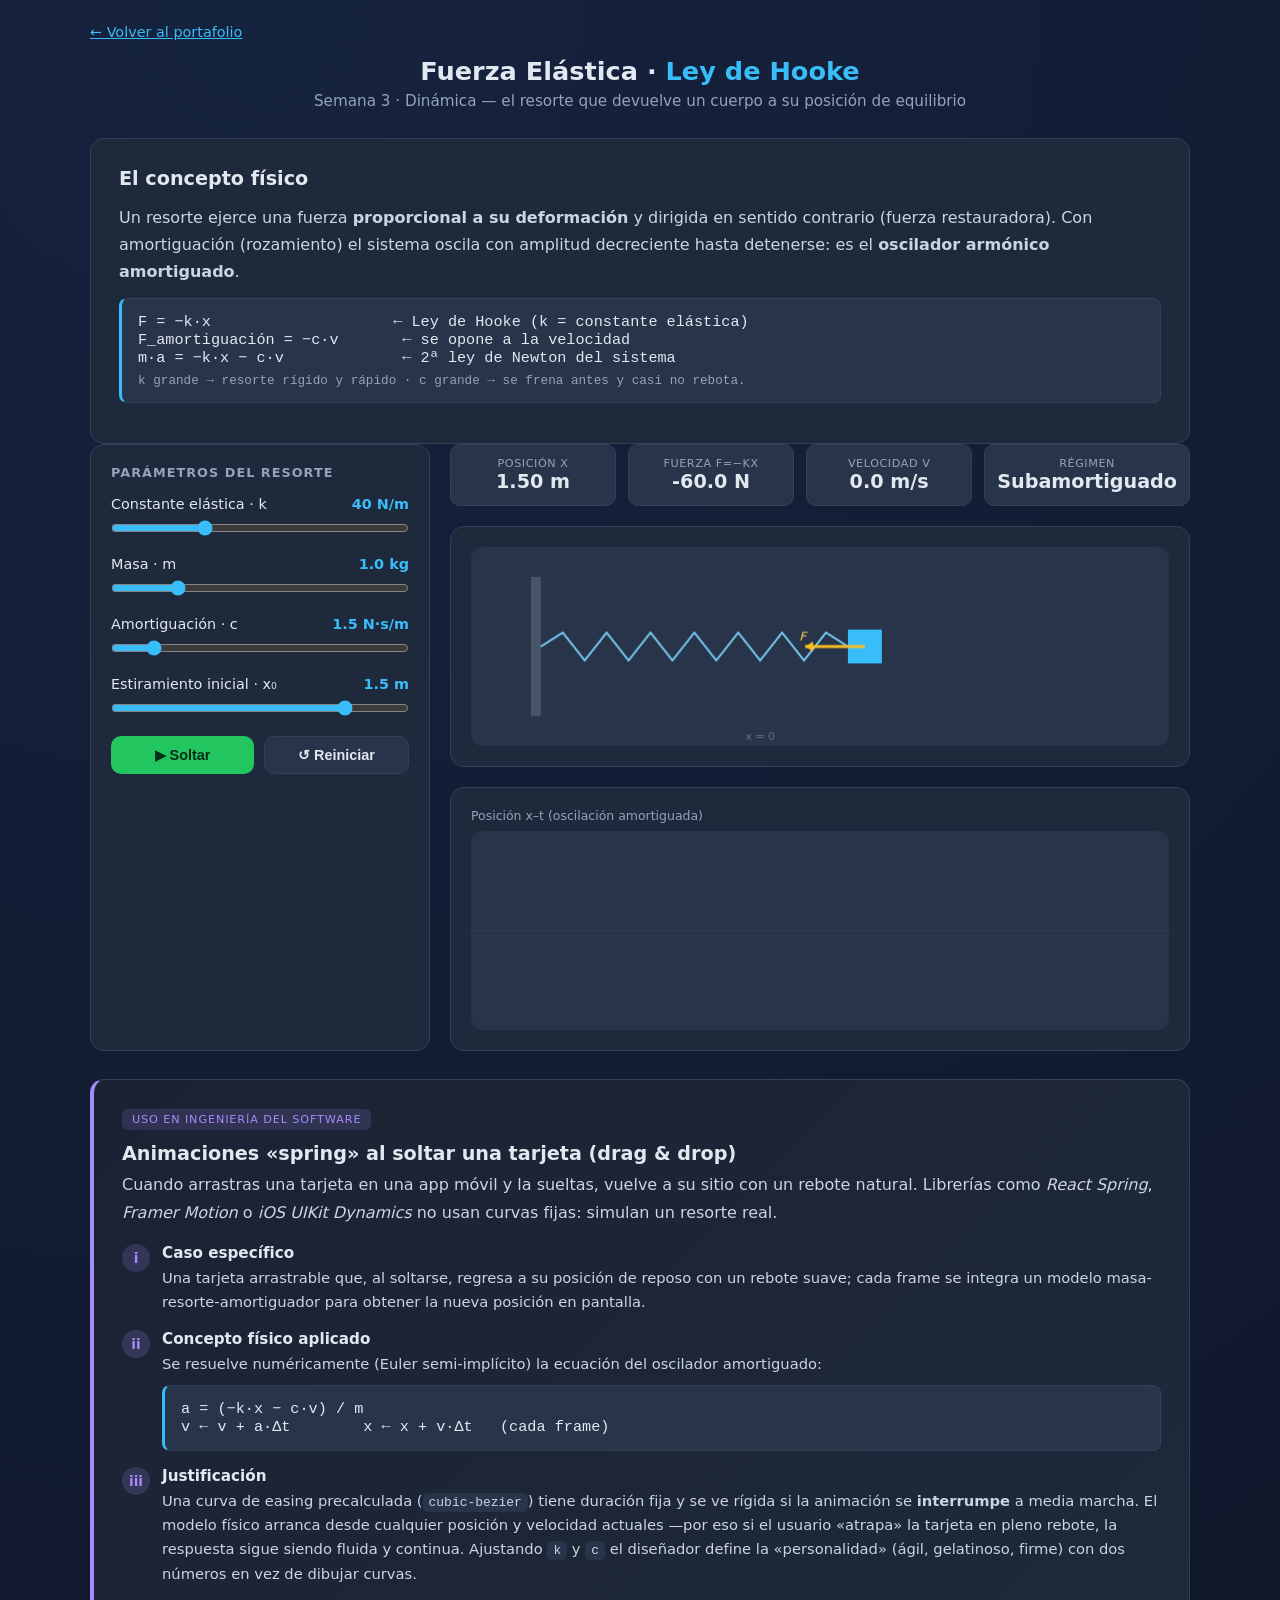
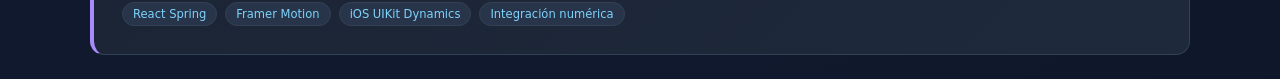
<file: s3-fuerza-elastica.html>
<!DOCTYPE html>
<html lang="es">
<head>
<meta charset="UTF-8" />
<meta name="viewport" content="width=device-width, initial-scale=1.0" />
<title>Fuerza Elástica · Física I</title>
<link rel="stylesheet" href="styles.css" />
</head>
<body>
  <div class="topbar"><a href="index.html">← Volver al portafolio</a></div>

  <header>
    <h1>Fuerza Elástica · <span>Ley de Hooke</span></h1>
    <p>Semana 3 · Dinámica — el resorte que devuelve un cuerpo a su posición de equilibrio</p>
  </header>

  <section class="theory">
    <div class="panel">
      <h2>El concepto físico</h2>
      <p>
        Un resorte ejerce una fuerza <strong>proporcional a su deformación</strong> y dirigida en sentido
        contrario (fuerza restauradora). Con amortiguación (rozamiento) el sistema oscila con amplitud
        decreciente hasta detenerse: es el <strong>oscilador armónico amortiguado</strong>.
      </p>
      <div class="formula">F = −k·x                    ← Ley de Hooke (k = constante elástica)
F_amortiguación = −c·v       ← se opone a la velocidad
m·a = −k·x − c·v             ← 2ª ley de Newton del sistema
<small>k grande → resorte rígido y rápido · c grande → se frena antes y casi no rebota.</small></div>
    </div>
  </section>

  <div class="layout">
    <aside class="panel">
      <h2 class="kicker">Parámetros del resorte</h2>
      <div class="field">
        <label>Constante elástica · k <b id="lblK">40 N/m</b></label>
        <input type="range" id="K" min="5" max="120" value="40" step="1" />
      </div>
      <div class="field">
        <label>Masa · m <b id="lblM">1.0 kg</b></label>
        <input type="range" id="M" min="0.2" max="4" value="1" step="0.1" />
      </div>
      <div class="field">
        <label>Amortiguación · c <b id="lblC">1.5 N·s/m</b></label>
        <input type="range" id="C" min="0" max="12" value="1.5" step="0.1" />
      </div>
      <div class="field">
        <label>Estiramiento inicial · x₀ <b id="lblX0">1.5 m</b></label>
        <input type="range" id="X0" min="-2.5" max="2.5" value="1.5" step="0.1" />
      </div>
      <div class="buttons">
        <button class="btn-play" id="playBtn">▶ Soltar</button>
        <button class="btn-reset" id="resetBtn">↺ Reiniciar</button>
      </div>
    </aside>

    <section class="stage-wrap">
      <div class="readouts">
        <div class="readout"><span>Posición x</span><b id="outX">0.00 m</b></div>
        <div class="readout"><span>Fuerza F=−kx</span><b id="outF">0.0 N</b></div>
        <div class="readout"><span>Velocidad v</span><b id="outV">0.0 m/s</b></div>
        <div class="readout"><span>Régimen</span><b id="outReg">—</b></div>
      </div>
      <div class="panel"><canvas id="stage" width="700" height="200"></canvas></div>
      <div class="panel">
        <div class="graph-title">Posición x–t (oscilación amortiguada)</div>
        <canvas id="graph" width="700" height="200"></canvas>
      </div>
    </section>
  </div>

  <section class="usecase">
    <span class="badge">Uso en Ingeniería del Software</span>
    <h2>Animaciones «spring» al soltar una tarjeta (drag &amp; drop)</h2>
    <p class="lead">
      Cuando arrastras una tarjeta en una app móvil y la sueltas, vuelve a su sitio con un rebote natural.
      Librerías como <em>React Spring</em>, <em>Framer Motion</em> o <em>iOS UIKit Dynamics</em> no usan curvas
      fijas: simulan un resorte real.
    </p>
    <div class="uc-item">
      <div class="n">i</div>
      <div><h4>Caso específico</h4>
      <p>Una tarjeta arrastrable que, al soltarse, regresa a su posición de reposo con un rebote suave; cada
      frame se integra un modelo masa-resorte-amortiguador para obtener la nueva posición en pantalla.</p></div>
    </div>
    <div class="uc-item">
      <div class="n">ii</div>
      <div><h4>Concepto físico aplicado</h4>
      <p>Se resuelve numéricamente (Euler semi-implícito) la ecuación del oscilador amortiguado:</p>
      <div class="formula">a = (−k·x − c·v) / m
v ← v + a·Δt        x ← x + v·Δt   (cada frame)</div></div>
    </div>
    <div class="uc-item">
      <div class="n">iii</div>
      <div><h4>Justificación</h4>
      <p>Una curva de easing precalculada (<code>cubic-bezier</code>) tiene duración fija y se ve rígida si la
      animación se <strong>interrumpe</strong> a media marcha. El modelo físico arranca desde cualquier
      posición y velocidad actuales —por eso si el usuario «atrapa» la tarjeta en pleno rebote, la respuesta
      sigue siendo fluida y continua. Ajustando <code>k</code> y <code>c</code> el diseñador define la
      «personalidad» (ágil, gelatinoso, firme) con dos números en vez de dibujar curvas.</p></div>
    </div>
    <div class="tech"><span>React Spring</span><span>Framer Motion</span><span>iOS UIKit Dynamics</span><span>Integración numérica</span></div>
  </section>

<script>
(() => {
  "use strict";
  const $ = id => document.getElementById(id);
  const st = { k:40, m:1, c:1.5, x0:1.5, x:1.5, v:0, t:0, running:false, lastTs:null, hist:[] };
  const stage=$("stage"), sctx=stage.getContext("2d");
  const graph=$("graph"), gctx=graph.getContext("2d");
  const Kel=$("K"),Mel=$("M"),Cel=$("C"),X0el=$("X0");

  function regime(){
    const crit = 2*Math.sqrt(st.k*st.m);
    if(st.c < crit-0.01) return "Subamortiguado";
    if(st.c > crit+0.01) return "Sobreamortiguado";
    return "Crítico";
  }
  function sync(){
    st.k=+Kel.value; st.m=+Mel.value; st.c=+Cel.value; st.x0=+X0el.value;
    $("lblK").textContent=st.k+" N/m"; $("lblM").textContent=st.m.toFixed(1)+" kg";
    $("lblC").textContent=st.c.toFixed(1)+" N·s/m"; $("lblX0").textContent=st.x0.toFixed(1)+" m";
    $("outReg").textContent=regime();
  }
  [Kel,Mel,Cel,X0el].forEach(e=>e.addEventListener("input",()=>{sync(); reset();}));

  const PXM=70;
  function drawStage(){
    const W=stage.width,H=stage.height,wallX=70,cy=H/2;
    sctx.clearRect(0,0,W,H);
    // Pared
    sctx.fillStyle="#475569"; sctx.fillRect(wallX-10,30,10,H-60);
    // Línea de equilibrio
    const eqX=wallX+220;
    sctx.strokeStyle="#334155"; sctx.setLineDash([4,4]);
    sctx.beginPath(); sctx.moveTo(eqX,20); sctx.lineTo(eqX,H-20); sctx.stroke(); sctx.setLineDash([]);
    sctx.fillStyle="#64748b"; sctx.font="11px system-ui"; sctx.textAlign="center";
    sctx.fillText("x = 0", eqX, H-6);

    const bx = eqX + st.x*PXM, bsize=34;
    // Resorte (zigzag)
    sctx.strokeStyle="#7dd3fc"; sctx.lineWidth=2; sctx.beginPath();
    sctx.moveTo(wallX,cy);
    const coils=14, x1=wallX, x2=bx-bsize/2, span=x2-x1;
    for(let i=0;i<=coils;i++){ const px=x1+(i/coils)*span; const py=cy+(i%2===0?0:(i===0||i===coils?0:-14)); sctx.lineTo(px, i===0||i===coils?cy:cy+(i%2?-14:14)); }
    sctx.lineTo(x2,cy); sctx.stroke();
    // Masa
    sctx.fillStyle = st.x>=0 ? "#38bdf8" : "#f87171";
    sctx.fillRect(bx-bsize/2, cy-bsize/2, bsize, bsize);
    // Vector fuerza
    const F=-st.k*st.x, flen=Math.max(-60,Math.min(60,F*1.2));
    if(Math.abs(flen)>3){
      sctx.strokeStyle="#fbbf24"; sctx.lineWidth=3;
      sctx.beginPath(); sctx.moveTo(bx,cy); sctx.lineTo(bx+flen,cy); sctx.stroke();
      const dir=Math.sign(flen);
      sctx.beginPath(); sctx.moveTo(bx+flen,cy);
      sctx.lineTo(bx+flen-dir*8,cy-5); sctx.lineTo(bx+flen-dir*8,cy+5); sctx.closePath();
      sctx.fillStyle="#fbbf24"; sctx.fill();
      sctx.fillStyle="#fcd34d"; sctx.font="italic 12px 'SF Mono',monospace"; sctx.textAlign="left";
      sctx.fillText("F", bx+flen+dir*6, cy-6);
    }
    sctx.textAlign="left";
  }
  const SPAN=6; // segundos visibles en el gráfico
  function drawGraph(){
    const W=graph.width,H=graph.height,mid=H/2;
    gctx.clearRect(0,0,W,H);
    gctx.strokeStyle="#334155"; gctx.lineWidth=1;
    gctx.beginPath(); gctx.moveTo(0,mid); gctx.lineTo(W,mid); gctx.stroke();
    const t1=Math.max(SPAN, st.t), t0=t1-SPAN;
    gctx.strokeStyle="#a78bfa"; gctx.lineWidth=2; gctx.beginPath();
    let started=false;
    st.hist.forEach(p=>{
      if(p.t<t0) return;
      const px=((p.t-t0)/SPAN)*W, py=mid - p.x*(mid-20)/2.6;
      started?gctx.lineTo(px,py):gctx.moveTo(px,py); started=true;
    });
    gctx.stroke();
  }
  function refreshReadouts(){
    $("outX").textContent=st.x.toFixed(2)+" m";
    $("outF").textContent=(-st.k*st.x).toFixed(1)+" N";
    $("outV").textContent=st.v.toFixed(1)+" m/s";
  }

  function reset(){
    st.running=false; st.x=st.x0; st.v=0; st.t=0; st.lastTs=null; st.hist=[{t:0,x:st.x0}];
    $("playBtn").textContent="▶ Soltar"; drawStage(); drawGraph(); refreshReadouts();
  }
  function toggle(){
    if(st.running){ st.running=false; $("playBtn").textContent="▶ Reanudar"; }
    else { st.running=true; st.lastTs=null; $("playBtn").textContent="❚❚ Pausar"; requestAnimationFrame(loop); }
  }
  function loop(ts){
    if(!st.running) return;
    if(st.lastTs===null) st.lastTs=ts;
    let dt=(ts-st.lastTs)/1000; st.lastTs=ts; dt=Math.min(dt,0.033);
    // sub-pasos para estabilidad
    const steps=4, h=dt/steps;
    for(let i=0;i<steps;i++){
      const a=(-st.k*st.x - st.c*st.v)/st.m;
      st.v += a*h; st.x += st.v*h; st.t += h;
    }
    st.hist.push({t:st.t, x:st.x});
    // mantener solo la ventana visible (+ un poco de margen)
    const tMin=st.t-SPAN-0.5;
    while(st.hist.length>2 && st.hist[0].t<tMin) st.hist.shift();
    drawStage(); drawGraph(); refreshReadouts();
    if(st.running) requestAnimationFrame(loop);
  }
  $("playBtn").addEventListener("click",toggle);
  $("resetBtn").addEventListener("click",reset);
  sync(); reset();
})();
</script>
</body>
</html>
</file>
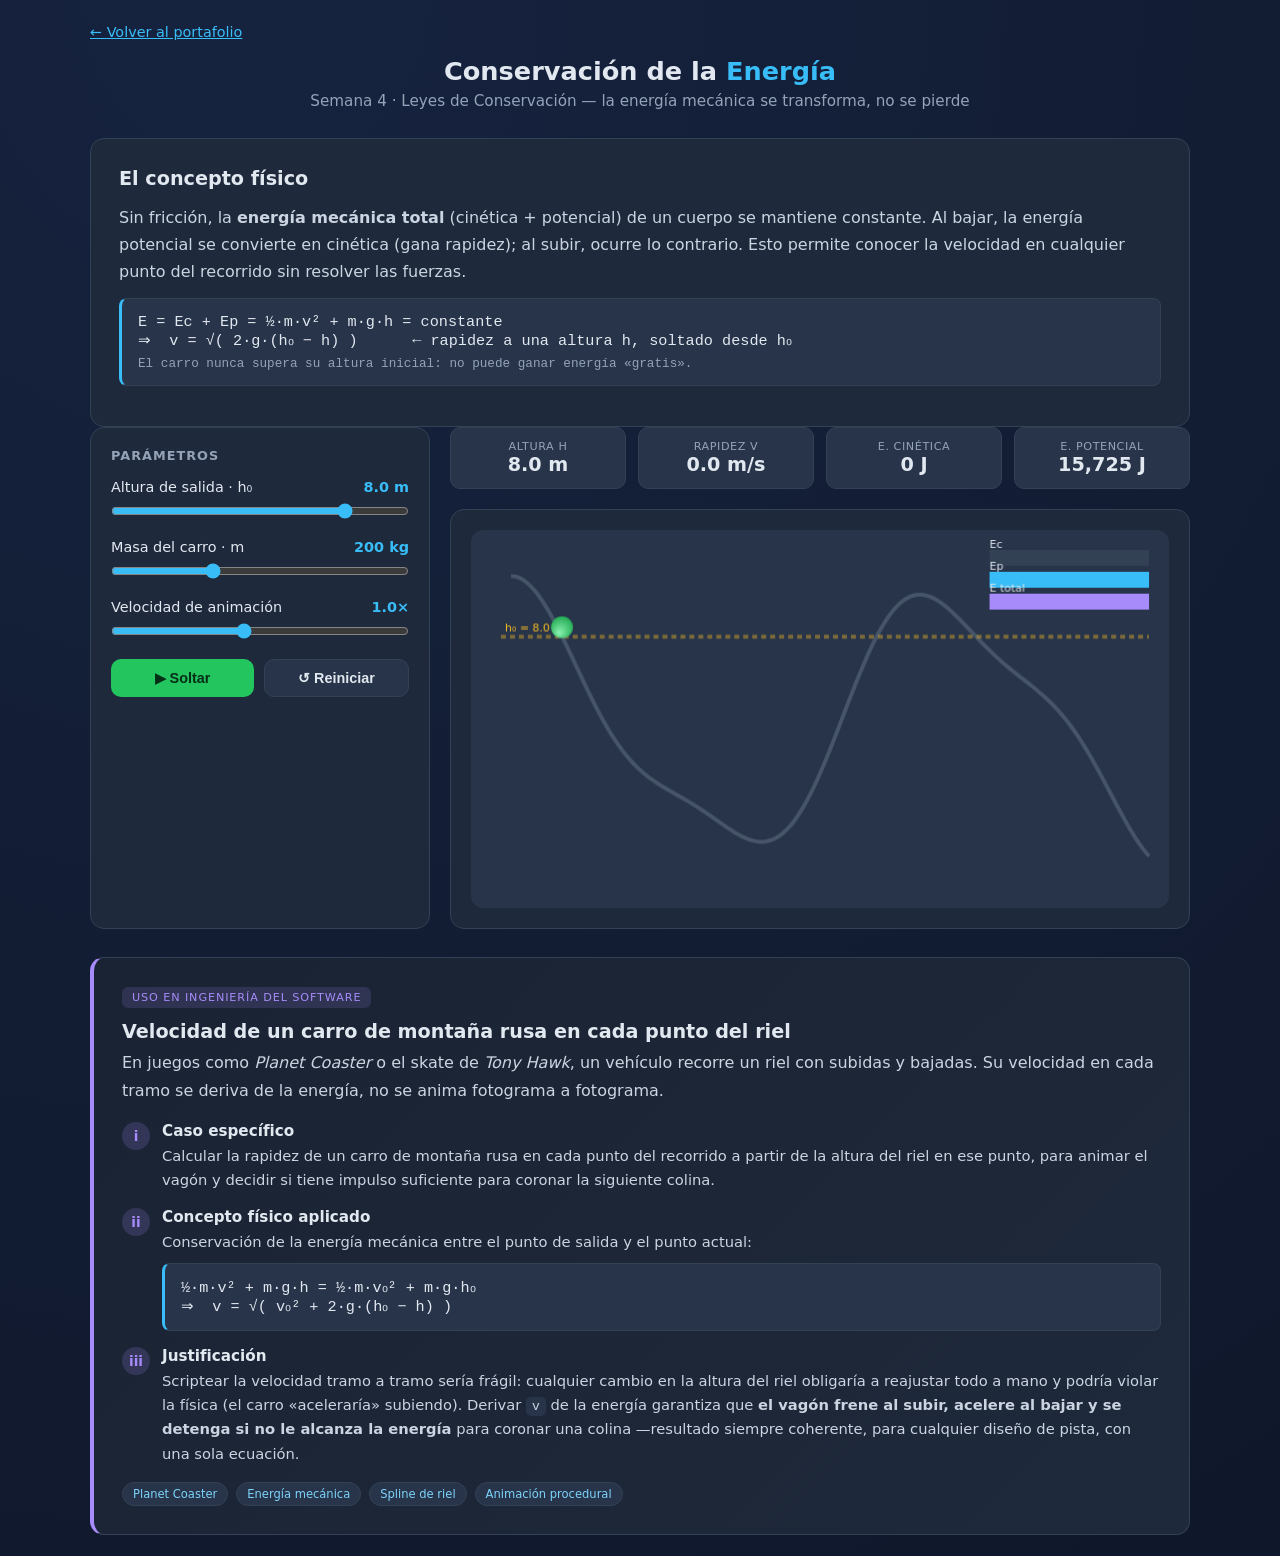
<file: s4-energia.html>
<!DOCTYPE html>
<html lang="es">
<head>
<meta charset="UTF-8" />
<meta name="viewport" content="width=device-width, initial-scale=1.0" />
<title>Conservación de la Energía · Física I</title>
<link rel="stylesheet" href="styles.css" />
</head>
<body>
  <div class="topbar"><a href="index.html">← Volver al portafolio</a></div>

  <header>
    <h1>Conservación de la <span>Energía</span></h1>
    <p>Semana 4 · Leyes de Conservación — la energía mecánica se transforma, no se pierde</p>
  </header>

  <section class="theory">
    <div class="panel">
      <h2>El concepto físico</h2>
      <p>
        Sin fricción, la <strong>energía mecánica total</strong> (cinética + potencial) de un cuerpo se
        mantiene constante. Al bajar, la energía potencial se convierte en cinética (gana rapidez); al subir,
        ocurre lo contrario. Esto permite conocer la velocidad en cualquier punto del recorrido sin resolver
        las fuerzas.
      </p>
      <div class="formula">E = Ec + Ep = ½·m·v² + m·g·h = constante
⇒  v = √( 2·g·(h₀ − h) )      ← rapidez a una altura h, soltado desde h₀
<small>El carro nunca supera su altura inicial: no puede ganar energía «gratis».</small></div>
    </div>
  </section>

  <div class="layout">
    <aside class="panel">
      <h2 class="kicker">Parámetros</h2>
      <div class="field">
        <label>Altura de salida · h₀ <b id="lblH0">8.0 m</b></label>
        <input type="range" id="H0" min="2" max="9.5" value="8" step="0.5" />
      </div>
      <div class="field">
        <label>Masa del carro · m <b id="lblM">200 kg</b></label>
        <input type="range" id="M" min="50" max="500" value="200" step="10" />
      </div>
      <div class="field">
        <label>Velocidad de animación <b id="lblSpeed">1.0×</b></label>
        <input type="range" id="speed" min="0.2" max="2" value="1" step="0.1" />
      </div>
      <div class="buttons">
        <button class="btn-play" id="playBtn">▶ Soltar</button>
        <button class="btn-reset" id="resetBtn">↺ Reiniciar</button>
      </div>
    </aside>

    <section class="stage-wrap">
      <div class="readouts">
        <div class="readout"><span>Altura h</span><b id="outH">0.0 m</b></div>
        <div class="readout"><span>Rapidez v</span><b id="outV">0.0 m/s</b></div>
        <div class="readout"><span>E. cinética</span><b id="outKE">0 J</b></div>
        <div class="readout"><span>E. potencial</span><b id="outPE">0 J</b></div>
      </div>
      <div class="panel"><canvas id="stage" width="700" height="380"></canvas></div>
    </section>
  </div>

  <section class="usecase">
    <span class="badge">Uso en Ingeniería del Software</span>
    <h2>Velocidad de un carro de montaña rusa en cada punto del riel</h2>
    <p class="lead">
      En juegos como <em>Planet Coaster</em> o el skate de <em>Tony Hawk</em>, un vehículo recorre un riel con
      subidas y bajadas. Su velocidad en cada tramo se deriva de la energía, no se anima fotograma a fotograma.
    </p>
    <div class="uc-item">
      <div class="n">i</div>
      <div><h4>Caso específico</h4>
      <p>Calcular la rapidez de un carro de montaña rusa en cada punto del recorrido a partir de la altura del
      riel en ese punto, para animar el vagón y decidir si tiene impulso suficiente para coronar la siguiente
      colina.</p></div>
    </div>
    <div class="uc-item">
      <div class="n">ii</div>
      <div><h4>Concepto físico aplicado</h4>
      <p>Conservación de la energía mecánica entre el punto de salida y el punto actual:</p>
      <div class="formula">½·m·v² + m·g·h = ½·m·v₀² + m·g·h₀
⇒  v = √( v₀² + 2·g·(h₀ − h) )</div></div>
    </div>
    <div class="uc-item">
      <div class="n">iii</div>
      <div><h4>Justificación</h4>
      <p>Scriptear la velocidad tramo a tramo sería frágil: cualquier cambio en la altura del riel obligaría a
      reajustar todo a mano y podría violar la física (el carro «aceleraría» subiendo). Derivar <code>v</code>
      de la energía garantiza que <strong>el vagón frene al subir, acelere al bajar y se detenga si no le
      alcanza la energía</strong> para coronar una colina —resultado siempre coherente, para cualquier diseño
      de pista, con una sola ecuación.</p></div>
    </div>
    <div class="tech"><span>Planet Coaster</span><span>Energía mecánica</span><span>Spline de riel</span><span>Animación procedural</span></div>
  </section>

<script>
(() => {
  "use strict";
  const $ = id => document.getElementById(id);
  const g = 9.81;
  // Pista: valle suave definido por tramos (en metros). x ∈ [0,20]
  function trackH(x){
    // colina-valle-colina más baja: combinación de cosenos, altura 0..10
    return 5 + 4.2*Math.cos(x*0.46) + 0.9*Math.cos(x*1.05);
  }
  const X_MIN=0, X_MAX=20;
  const st = { h0:8, m:200, speed:1, x:0, v:0, dir:1, running:false, lastTs:null };
  const stage=$("stage"), ctx=stage.getContext("2d");
  const H0el=$("H0"),Mel=$("M"),Sel=$("speed");

  // Encontrar x de salida donde trackH(x) ≈ h0 (lado izquierdo)
  function startX(h0){
    let best=X_MIN, bd=1e9;
    for(let x=X_MIN;x<=X_MAX/2;x+=0.02){ const d=Math.abs(trackH(x)-h0); if(d<bd){bd=d;best=x;} }
    return best;
  }
  function sync(){
    st.m=+Mel.value; st.speed=+Sel.value;
    const maxH=trackH(X_MIN);
    st.h0=Math.min(+H0el.value, maxH);
    $("lblH0").textContent=(+H0el.value).toFixed(1)+" m";
    $("lblM").textContent=st.m+" kg"; $("lblSpeed").textContent=st.speed.toFixed(1)+"×";
  }
  [Mel,Sel].forEach(e=>e.addEventListener("input",sync));
  H0el.addEventListener("input",()=>{sync(); reset();});

  // Mapeo metros -> px
  function toPx(xm,hm){
    const W=stage.width,H=stage.height, padL=40,padR=20,padT=20,padB=40;
    const px=padL+(xm-X_MIN)/(X_MAX-X_MIN)*(W-padL-padR);
    const hMax=11, py=H-padB-(hm/hMax)*(H-padT-padB);
    return [px,py];
  }

  function render(){
    const W=stage.width,H=stage.height;
    ctx.clearRect(0,0,W,H);
    // Riel
    ctx.strokeStyle="#475569"; ctx.lineWidth=4; ctx.beginPath();
    for(let i=0;i<=200;i++){ const xm=X_MIN+(i/200)*(X_MAX-X_MIN); const p=toPx(xm,trackH(xm)); i?ctx.lineTo(p[0],p[1]):ctx.moveTo(p[0],p[1]); }
    ctx.stroke();
    // Línea de altura inicial
    const ph=toPx(X_MIN,st.h0);
    ctx.strokeStyle="rgba(251,191,36,0.4)"; ctx.setLineDash([5,4]);
    ctx.beginPath(); ctx.moveTo(30,ph[1]); ctx.lineTo(W-20,ph[1]); ctx.stroke(); ctx.setLineDash([]);
    ctx.fillStyle="#fbbf24"; ctx.font="11px system-ui"; ctx.fillText("h₀ = "+st.h0.toFixed(1)+" m", 34, ph[1]-5);

    // Carro
    const hm=trackH(st.x), p=toPx(st.x,hm);
    const grd=ctx.createRadialGradient(p[0]-3,p[1]-3,1,p[0],p[1]-8,14);
    grd.addColorStop(0,"#86efac"); grd.addColorStop(1,"#16a34a");
    ctx.beginPath(); ctx.arc(p[0],p[1]-9,11,0,Math.PI*2); ctx.fillStyle=grd; ctx.fill();

    // Barras de energía (esquina superior derecha)
    const v=st.v, KE=0.5*st.m*v*v, PE=st.m*g*hm, E=KE+PE;
    drawBars(W-180,20,160,KE,PE,E);

    $("outH").textContent=hm.toFixed(1)+" m";
    $("outV").textContent=Math.abs(v).toFixed(1)+" m/s";
    $("outKE").textContent=Math.round(KE).toLocaleString()+" J";
    $("outPE").textContent=Math.round(PE).toLocaleString()+" J";
  }
  function drawBars(x,y,w,KE,PE,E){
    const total=Math.max(E,1), barW=w, barH=16, gap=22;
    const rows=[["Ec",KE,"#22c55e"],["Ep",PE,"#38bdf8"],["E total",E,"#a78bfa"]];
    ctx.font="11px system-ui";
    rows.forEach((r,i)=>{
      const yy=y+i*gap;
      ctx.fillStyle="#334155"; ctx.fillRect(x,yy,barW,barH);
      ctx.fillStyle=r[2]; ctx.fillRect(x,yy,barW*(r[1]/total),barH);
      ctx.fillStyle="#e2e8f0"; ctx.textAlign="left"; ctx.fillText(r[0], x, yy-2);
    });
  }

  function reset(){
    st.running=false; st.x=startX(st.h0); st.v=0; st.dir=1; st.lastTs=null;
    $("playBtn").textContent="▶ Soltar"; render();
  }
  function toggle(){
    if(st.running){ st.running=false; $("playBtn").textContent="▶ Reanudar"; }
    else { st.running=true; st.lastTs=null; $("playBtn").textContent="❚❚ Pausar"; requestAnimationFrame(loop); }
  }
  function loop(ts){
    if(!st.running) return;
    if(st.lastTs===null) st.lastTs=ts;
    let dt=Math.min((ts-st.lastTs)/1000,0.033)*st.speed; st.lastTs=ts;
    const steps=6, h=dt/steps;
    for(let i=0;i<steps;i++){
      // pendiente del riel
      const dx=0.01, slope=(trackH(st.x+dx)-trackH(st.x-dx))/(2*dx);
      const theta=Math.atan(slope);
      const aT=-g*Math.sin(theta);        // aceleración tangencial
      st.v += aT*h;
      st.x += st.v*Math.cos(theta)*h;      // avance horizontal
      // rebote en los extremos
      if(st.x<X_MIN){ st.x=X_MIN; st.v=-st.v*0.999; }
      if(st.x>X_MAX){ st.x=X_MAX; st.v=-st.v*0.999; }
    }
    render(); if(st.running) requestAnimationFrame(loop);
  }
  $("playBtn").addEventListener("click",toggle);
  $("resetBtn").addEventListener("click",reset);
  sync(); reset();
})();
</script>
</body>
</html>
</file>
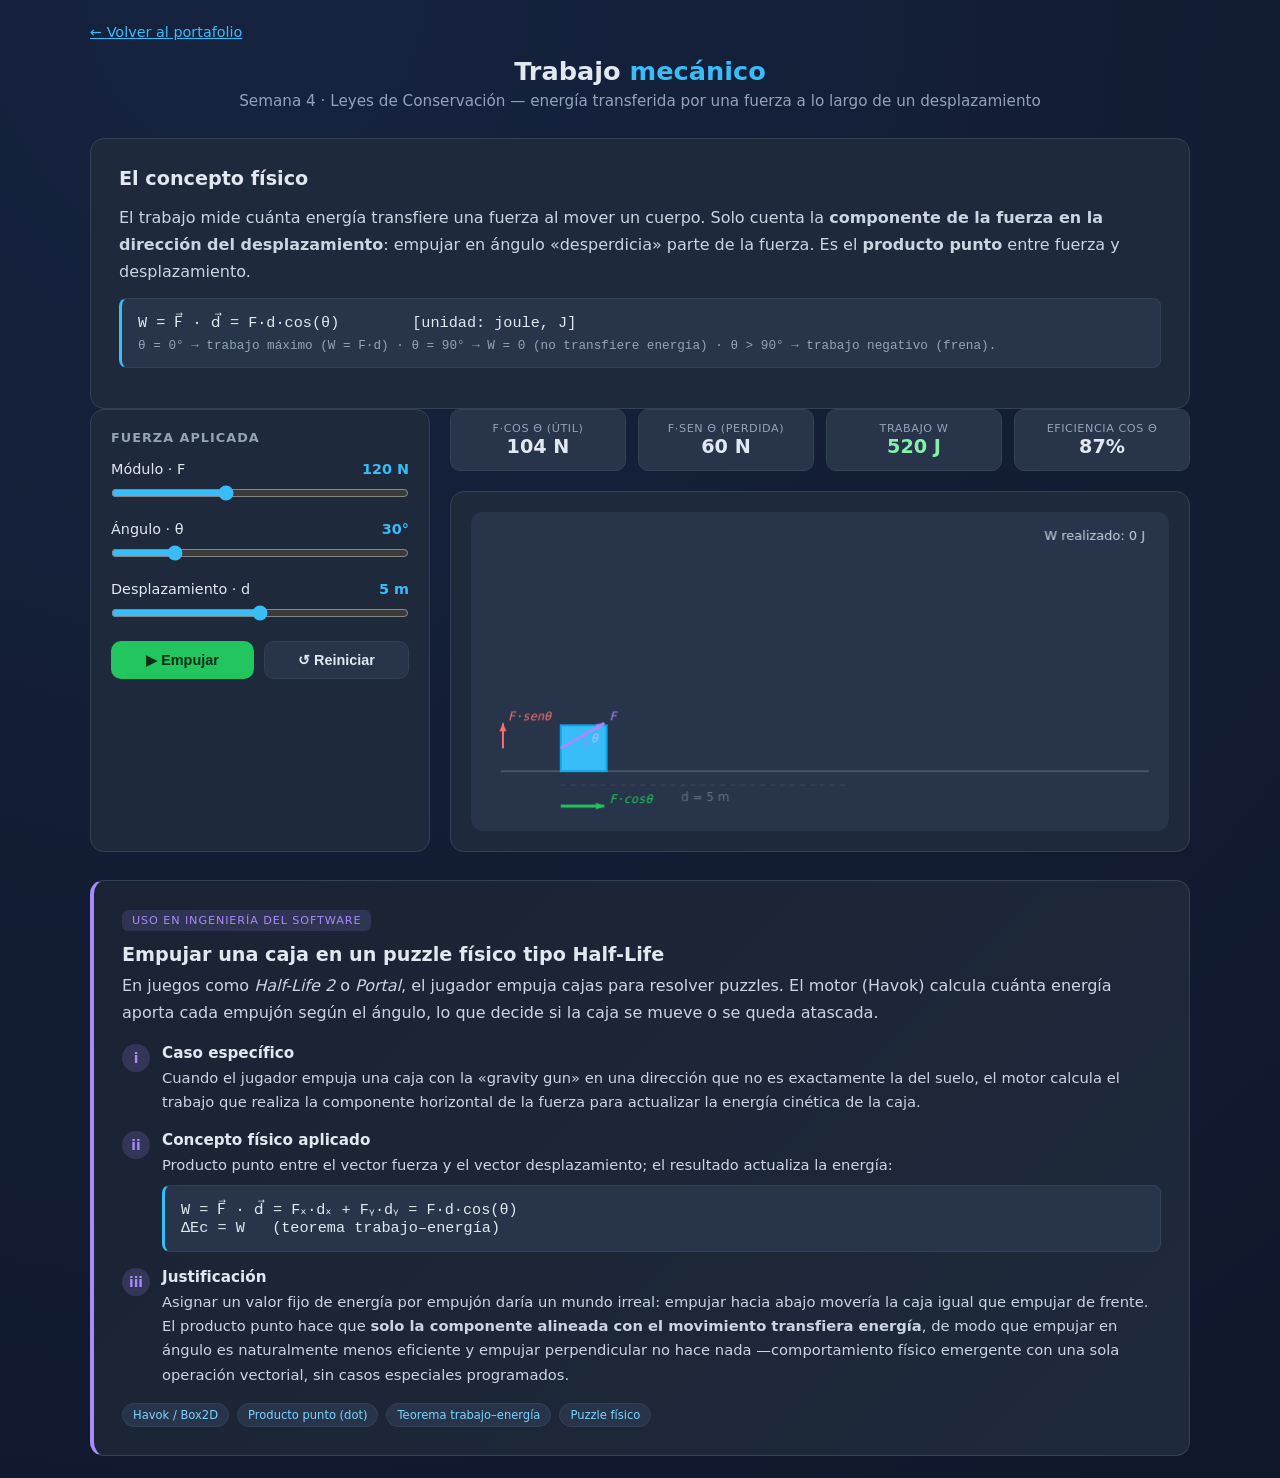
<file: s4-trabajo.html>
<!DOCTYPE html>
<html lang="es">
<head>
<meta charset="UTF-8" />
<meta name="viewport" content="width=device-width, initial-scale=1.0" />
<title>Trabajo · Física I</title>
<link rel="stylesheet" href="styles.css" />
</head>
<body>
  <div class="topbar"><a href="index.html">← Volver al portafolio</a></div>

  <header>
    <h1>Trabajo <span>mecánico</span></h1>
    <p>Semana 4 · Leyes de Conservación — energía transferida por una fuerza a lo largo de un desplazamiento</p>
  </header>

  <section class="theory">
    <div class="panel">
      <h2>El concepto físico</h2>
      <p>
        El trabajo mide cuánta energía transfiere una fuerza al mover un cuerpo. Solo cuenta la
        <strong>componente de la fuerza en la dirección del desplazamiento</strong>: empujar en ángulo
        «desperdicia» parte de la fuerza. Es el <strong>producto punto</strong> entre fuerza y desplazamiento.
      </p>
      <div class="formula">W = F⃗ · d⃗ = F·d·cos(θ)        [unidad: joule, J]
<small>θ = 0° → trabajo máximo (W = F·d) · θ = 90° → W = 0 (no transfiere energía) · θ > 90° → trabajo negativo (frena).</small></div>
    </div>
  </section>

  <div class="layout">
    <aside class="panel">
      <h2 class="kicker">Fuerza aplicada</h2>
      <div class="field">
        <label>Módulo · F <b id="lblF">120 N</b></label>
        <input type="range" id="F" min="10" max="300" value="120" step="5" />
      </div>
      <div class="field">
        <label>Ángulo · θ <b id="lblTh">30°</b></label>
        <input type="range" id="Th" min="0" max="150" value="30" step="1" />
      </div>
      <div class="field">
        <label>Desplazamiento · d <b id="lblD">5 m</b></label>
        <input type="range" id="D" min="1" max="9" value="5" step="0.5" />
      </div>
      <div class="buttons">
        <button class="btn-play" id="playBtn">▶ Empujar</button>
        <button class="btn-reset" id="resetBtn">↺ Reiniciar</button>
      </div>
    </aside>

    <section class="stage-wrap">
      <div class="readouts">
        <div class="readout"><span>F·cos θ (útil)</span><b id="outFx">0 N</b></div>
        <div class="readout"><span>F·sen θ (perdida)</span><b id="outFy">0 N</b></div>
        <div class="readout" id="rdW"><span>Trabajo W</span><b id="outW">0 J</b></div>
        <div class="readout"><span>Eficiencia cos θ</span><b id="outEff">0%</b></div>
      </div>
      <div class="panel"><canvas id="stage" width="700" height="320"></canvas></div>
    </section>
  </div>

  <section class="usecase">
    <span class="badge">Uso en Ingeniería del Software</span>
    <h2>Empujar una caja en un puzzle físico tipo Half-Life</h2>
    <p class="lead">
      En juegos como <em>Half-Life 2</em> o <em>Portal</em>, el jugador empuja cajas para resolver puzzles. El
      motor (Havok) calcula cuánta energía aporta cada empujón según el ángulo, lo que decide si la caja se
      mueve o se queda atascada.
    </p>
    <div class="uc-item">
      <div class="n">i</div>
      <div><h4>Caso específico</h4>
      <p>Cuando el jugador empuja una caja con la «gravity gun» en una dirección que no es exactamente la del
      suelo, el motor calcula el trabajo que realiza la componente horizontal de la fuerza para actualizar la
      energía cinética de la caja.</p></div>
    </div>
    <div class="uc-item">
      <div class="n">ii</div>
      <div><h4>Concepto físico aplicado</h4>
      <p>Producto punto entre el vector fuerza y el vector desplazamiento; el resultado actualiza la energía:</p>
      <div class="formula">W = F⃗ · d⃗ = Fₓ·dₓ + Fᵧ·dᵧ = F·d·cos(θ)
ΔEc = W   (teorema trabajo–energía)</div></div>
    </div>
    <div class="uc-item">
      <div class="n">iii</div>
      <div><h4>Justificación</h4>
      <p>Asignar un valor fijo de energía por empujón daría un mundo irreal: empujar hacia abajo movería la
      caja igual que empujar de frente. El producto punto hace que <strong>solo la componente alineada con el
      movimiento transfiera energía</strong>, de modo que empujar en ángulo es naturalmente menos eficiente y
      empujar perpendicular no hace nada —comportamiento físico emergente con una sola operación vectorial, sin
      casos especiales programados.</p></div>
    </div>
    <div class="tech"><span>Havok / Box2D</span><span>Producto punto (dot)</span><span>Teorema trabajo–energía</span><span>Puzzle físico</span></div>
  </section>

<script>
(() => {
  "use strict";
  const $ = id => document.getElementById(id);
  const st = { F:120, th:30, d:5, prog:0, running:false, lastTs:null };
  const stage=$("stage"), ctx=stage.getContext("2d");
  const Fel=$("F"),Thel=$("Th"),Del=$("D");

  const W = () => st.F*st.d*Math.cos(st.th*Math.PI/180);

  function sync(){
    st.F=+Fel.value; st.th=+Thel.value; st.d=+Del.value;
    $("lblF").textContent=st.F+" N"; $("lblTh").textContent=st.th+"°"; $("lblD").textContent=st.d+" m";
    const c=Math.cos(st.th*Math.PI/180), s=Math.sin(st.th*Math.PI/180);
    $("outFx").textContent=(st.F*c).toFixed(0)+" N";
    $("outFy").textContent=(st.F*s).toFixed(0)+" N";
    $("outW").textContent=W().toFixed(0)+" J";
    $("outEff").textContent=(c*100).toFixed(0)+"%";
    $("rdW").className="readout "+(W()>0.5?"up":W()<-0.5?"down":"");
    render();
  }
  [Fel,Thel,Del].forEach(e=>e.addEventListener("input",()=>{sync();}));

  const PXM=58;
  function render(){
    const Wc=stage.width,H=stage.height, groundY=H-60, x0=90;
    ctx.clearRect(0,0,Wc,H);
    // Suelo
    ctx.strokeStyle="#475569"; ctx.lineWidth=2;
    ctx.beginPath(); ctx.moveTo(30,groundY); ctx.lineTo(Wc-20,groundY); ctx.stroke();
    // Marca de desplazamiento
    const bx = x0 + st.prog*st.d*PXM, box=46;
    ctx.strokeStyle="#334155"; ctx.setLineDash([5,5]);
    ctx.beginPath(); ctx.moveTo(x0,groundY+14); ctx.lineTo(x0+st.d*PXM,groundY+14); ctx.stroke(); ctx.setLineDash([]);
    ctx.fillStyle="#64748b"; ctx.font="12px system-ui"; ctx.textAlign="center";
    ctx.fillText("d = "+st.d+" m", x0+st.d*PXM/2, groundY+30);
    ctx.textAlign="left";

    // Caja
    const byTop=groundY-box;
    ctx.fillStyle="#38bdf8"; ctx.fillRect(bx, byTop, box, box);
    ctx.strokeStyle="#0ea5e9"; ctx.strokeRect(bx, byTop, box, box);
    const cx=bx, cy=byTop+box/2; // punto de aplicación (cara izq.)

    // Vector fuerza F (en ángulo, hacia arriba-derecha)
    const rad=st.th*Math.PI/180, scale=0.42;
    const fx=Math.cos(rad)*st.F*scale, fy=-Math.sin(rad)*st.F*scale;
    arrow(cx,cy, cx+fx, cy+fy, "#a78bfa", 3, "F");
    // Componente horizontal (útil)
    arrow(cx,cy+58, cx+fx, cy+58, "#22c55e", 3, "F·cosθ");
    // Componente vertical (perdida)
    arrow(cx-58,cy, cx-58, cy+fy, "#f87171", 2, "F·senθ");
    // Arco de ángulo
    ctx.strokeStyle="#a78bfa"; ctx.lineWidth=1;
    ctx.beginPath(); ctx.arc(cx,cy,26,-rad,0); ctx.stroke();
    ctx.fillStyle="#c4b5fd"; ctx.font="italic 12px 'SF Mono',monospace";
    ctx.fillText("θ", cx+30, cy-6);

    // Etiqueta de trabajo acumulado
    ctx.fillStyle="#cbd5e1"; ctx.font="13px system-ui"; ctx.textAlign="right";
    ctx.fillText("W realizado: "+(W()*st.prog).toFixed(0)+" J", Wc-24, 28);
    ctx.textAlign="left";
  }
  function arrow(x1,y1,x2,y2,color,lw,label){
    if(Math.hypot(x2-x1,y2-y1)<2) return;
    ctx.strokeStyle=color; ctx.lineWidth=lw;
    ctx.beginPath(); ctx.moveTo(x1,y1); ctx.lineTo(x2,y2); ctx.stroke();
    const a=Math.atan2(y2-y1,x2-x1);
    ctx.beginPath(); ctx.moveTo(x2,y2);
    ctx.lineTo(x2-9*Math.cos(a-0.4),y2-9*Math.sin(a-0.4));
    ctx.lineTo(x2-9*Math.cos(a+0.4),y2-9*Math.sin(a+0.4));
    ctx.closePath(); ctx.fillStyle=color; ctx.fill();
    ctx.fillStyle=color; ctx.font="italic 12px 'SF Mono',monospace";
    ctx.fillText(label, x2+5, y2-3);
  }

  function reset(){ st.running=false; st.prog=0; st.lastTs=null; $("playBtn").textContent="▶ Empujar"; render(); }
  function toggle(){
    if(st.running){ st.running=false; $("playBtn").textContent="▶ Reanudar"; }
    else { if(st.prog>=1) st.prog=0; st.running=true; st.lastTs=null; $("playBtn").textContent="❚❚ Pausar"; requestAnimationFrame(loop); }
  }
  function loop(ts){
    if(!st.running) return;
    if(st.lastTs===null) st.lastTs=ts;
    st.prog += (ts-st.lastTs)/1000/2; st.lastTs=ts;
    if(st.prog>=1){ st.prog=1; st.running=false; $("playBtn").textContent="▶ Empujar"; }
    render(); if(st.running) requestAnimationFrame(loop);
  }
  $("playBtn").addEventListener("click",toggle);
  $("resetBtn").addEventListener("click",reset);
  sync();
})();
</script>
</body>
</html>
</file>
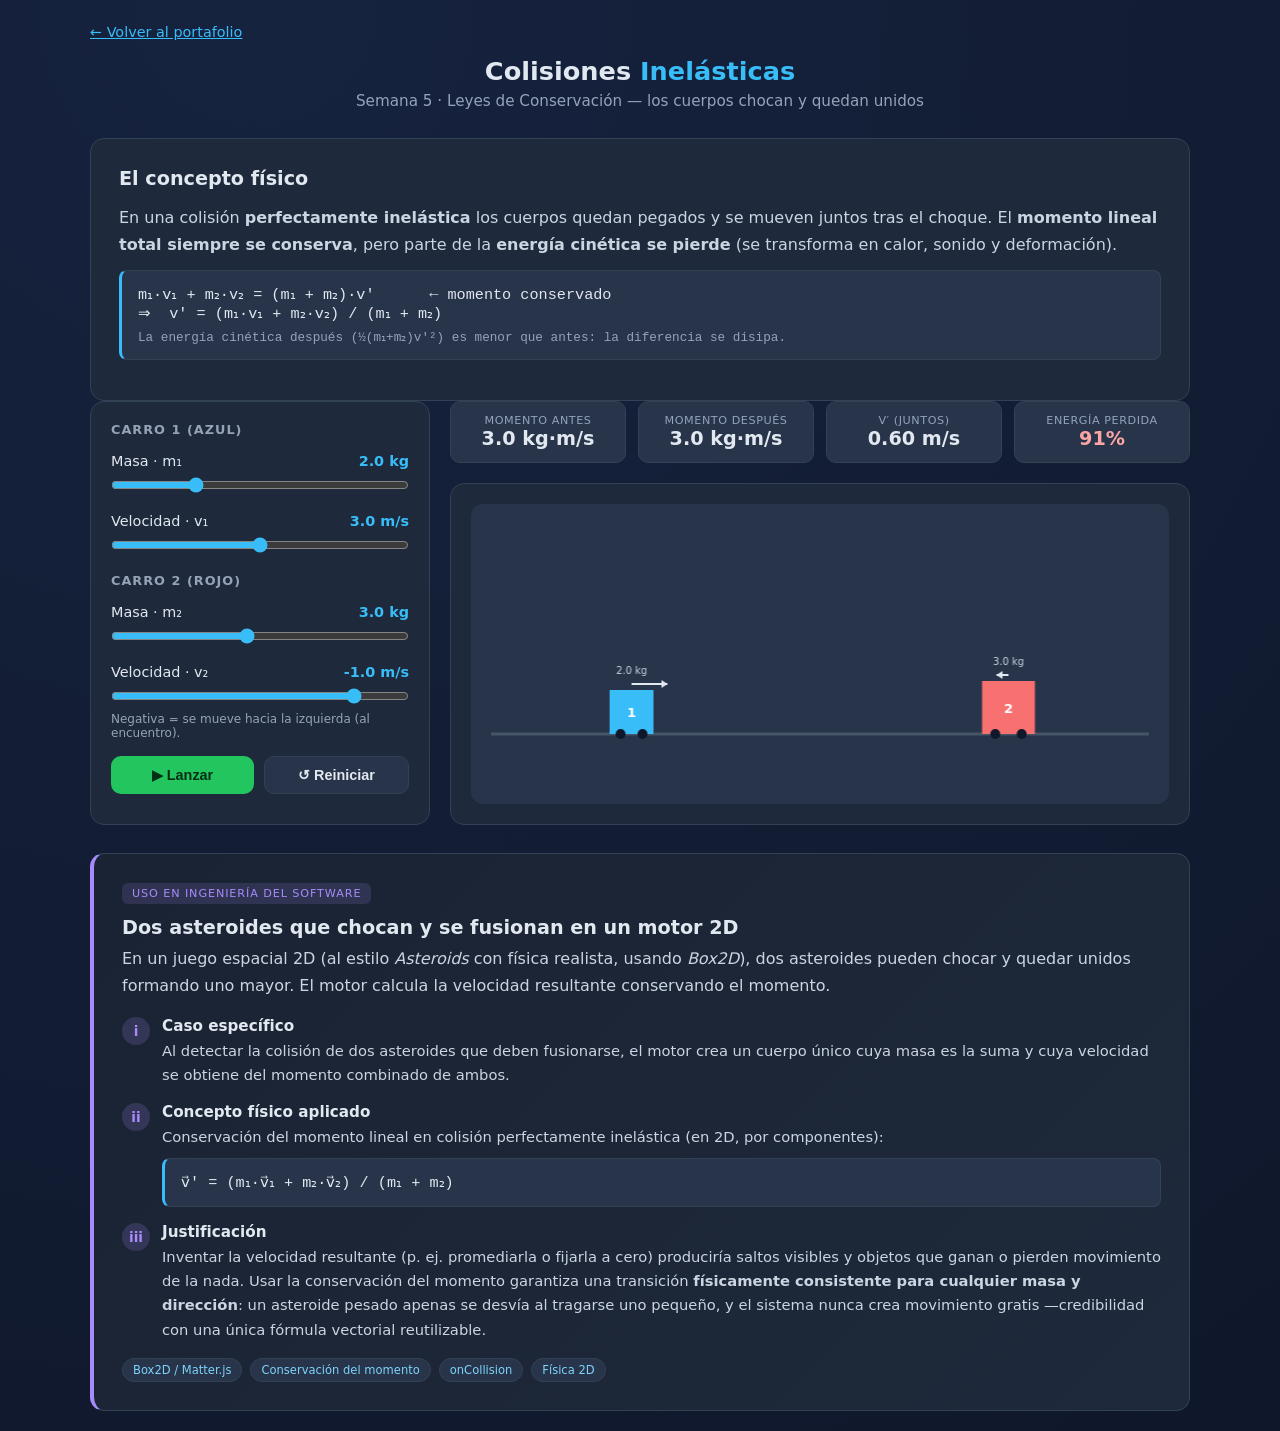
<file: s5-colisiones.html>
<!DOCTYPE html>
<html lang="es">
<head>
<meta charset="UTF-8" />
<meta name="viewport" content="width=device-width, initial-scale=1.0" />
<title>Colisiones Inelásticas · Física I</title>
<link rel="stylesheet" href="styles.css" />
</head>
<body>
  <div class="topbar"><a href="index.html">← Volver al portafolio</a></div>

  <header>
    <h1>Colisiones <span>Inelásticas</span></h1>
    <p>Semana 5 · Leyes de Conservación — los cuerpos chocan y quedan unidos</p>
  </header>

  <section class="theory">
    <div class="panel">
      <h2>El concepto físico</h2>
      <p>
        En una colisión <strong>perfectamente inelástica</strong> los cuerpos quedan pegados y se mueven
        juntos tras el choque. El <strong>momento lineal total siempre se conserva</strong>, pero parte de la
        <strong>energía cinética se pierde</strong> (se transforma en calor, sonido y deformación).
      </p>
      <div class="formula">m₁·v₁ + m₂·v₂ = (m₁ + m₂)·v′      ← momento conservado
⇒  v′ = (m₁·v₁ + m₂·v₂) / (m₁ + m₂)
<small>La energía cinética después (½(m₁+m₂)v′²) es menor que antes: la diferencia se disipa.</small></div>
    </div>
  </section>

  <div class="layout">
    <aside class="panel">
      <h2 class="kicker">Carro 1 (azul)</h2>
      <div class="field">
        <label>Masa · m₁ <b id="lblM1">2.0 kg</b></label>
        <input type="range" id="M1" min="0.5" max="6" value="2" step="0.5" />
      </div>
      <div class="field">
        <label>Velocidad · v₁ <b id="lblV1">3.0 m/s</b></label>
        <input type="range" id="V1" min="0" max="6" value="3" step="0.5" />
      </div>
      <h2 class="kicker" style="margin-top:8px;">Carro 2 (rojo)</h2>
      <div class="field">
        <label>Masa · m₂ <b id="lblM2">3.0 kg</b></label>
        <input type="range" id="M2" min="0.5" max="6" value="3" step="0.5" />
      </div>
      <div class="field">
        <label>Velocidad · v₂ <b id="lblV2">-1.0 m/s</b></label>
        <input type="range" id="V2" min="-6" max="0" value="-1" step="0.5" />
        <div class="hint">Negativa = se mueve hacia la izquierda (al encuentro).</div>
      </div>
      <div class="buttons">
        <button class="btn-play" id="playBtn">▶ Lanzar</button>
        <button class="btn-reset" id="resetBtn">↺ Reiniciar</button>
      </div>
    </aside>

    <section class="stage-wrap">
      <div class="readouts">
        <div class="readout"><span>Momento antes</span><b id="outPb">0</b></div>
        <div class="readout"><span>Momento después</span><b id="outPa">0</b></div>
        <div class="readout"><span>v′ (juntos)</span><b id="outVp">0 m/s</b></div>
        <div class="readout" id="rdLoss"><span>Energía perdida</span><b id="outLoss">0%</b></div>
      </div>
      <div class="panel"><canvas id="stage" width="700" height="300"></canvas></div>
    </section>
  </div>

  <section class="usecase">
    <span class="badge">Uso en Ingeniería del Software</span>
    <h2>Dos asteroides que chocan y se fusionan en un motor 2D</h2>
    <p class="lead">
      En un juego espacial 2D (al estilo <em>Asteroids</em> con física realista, usando <em>Box2D</em>), dos
      asteroides pueden chocar y quedar unidos formando uno mayor. El motor calcula la velocidad resultante
      conservando el momento.
    </p>
    <div class="uc-item">
      <div class="n">i</div>
      <div><h4>Caso específico</h4>
      <p>Al detectar la colisión de dos asteroides que deben fusionarse, el motor crea un cuerpo único cuya
      masa es la suma y cuya velocidad se obtiene del momento combinado de ambos.</p></div>
    </div>
    <div class="uc-item">
      <div class="n">ii</div>
      <div><h4>Concepto físico aplicado</h4>
      <p>Conservación del momento lineal en colisión perfectamente inelástica (en 2D, por componentes):</p>
      <div class="formula">v⃗′ = (m₁·v⃗₁ + m₂·v⃗₂) / (m₁ + m₂)</div></div>
    </div>
    <div class="uc-item">
      <div class="n">iii</div>
      <div><h4>Justificación</h4>
      <p>Inventar la velocidad resultante (p. ej. promediarla o fijarla a cero) produciría saltos visibles y
      objetos que ganan o pierden movimiento de la nada. Usar la conservación del momento garantiza una
      transición <strong>físicamente consistente para cualquier masa y dirección</strong>: un asteroide pesado
      apenas se desvía al tragarse uno pequeño, y el sistema nunca crea movimiento gratis —credibilidad con una
      única fórmula vectorial reutilizable.</p></div>
    </div>
    <div class="tech"><span>Box2D / Matter.js</span><span>Conservación del momento</span><span>onCollision</span><span>Física 2D</span></div>
  </section>

<script>
(() => {
  "use strict";
  const $ = id => document.getElementById(id);
  const st = { m1:2,v1:3,m2:3,v2:-1, x1:0,x2:0, cv1:0,cv2:0, stuck:false, vp:0, running:false, lastTs:null };
  const stage=$("stage"), ctx=stage.getContext("2d");
  const M1=$("M1"),V1=$("V1"),M2=$("M2"),V2=$("V2");

  const sizeOf = m => 26 + m*9;
  const pBefore = () => st.m1*st.v1 + st.m2*st.v2;
  const keBefore = () => 0.5*st.m1*st.v1*st.v1 + 0.5*st.m2*st.v2*st.v2;
  const vPrime = () => (st.m1*st.v1 + st.m2*st.v2)/(st.m1+st.m2);

  function sync(){
    st.m1=+M1.value; st.v1=+V1.value; st.m2=+M2.value; st.v2=+V2.value;
    $("lblM1").textContent=st.m1.toFixed(1)+" kg"; $("lblV1").textContent=st.v1.toFixed(1)+" m/s";
    $("lblM2").textContent=st.m2.toFixed(1)+" kg"; $("lblV2").textContent=st.v2.toFixed(1)+" m/s";
    const vp=vPrime(), keA=0.5*(st.m1+st.m2)*vp*vp, keB=keBefore();
    const loss = keB>0 ? (1-keA/keB)*100 : 0;
    $("outPb").textContent=pBefore().toFixed(1)+" kg·m/s";
    $("outPa").textContent=((st.m1+st.m2)*vp).toFixed(1)+" kg·m/s";
    $("outVp").textContent=vp.toFixed(2)+" m/s";
    $("outLoss").textContent=loss.toFixed(0)+"%";
    $("rdLoss").className="readout "+(loss>1?"down":"");
  }
  [M1,V1,M2,V2].forEach(e=>e.addEventListener("input",()=>{sync(); reset();}));

  const PXM=42;
  function render(){
    const W=stage.width,H=stage.height, gy=H-70;
    ctx.clearRect(0,0,W,H);
    // Riel
    ctx.strokeStyle="#475569"; ctx.lineWidth=3;
    ctx.beginPath(); ctx.moveTo(20,gy); ctx.lineTo(W-20,gy); ctx.stroke();

    const s1=sizeOf(st.m1), s2=sizeOf(st.m2);
    const cx=W/2;
    const px1=cx+st.x1*PXM, px2=cx+st.x2*PXM;
    drawCart(px1, gy, s1, "#38bdf8", "1", st.stuck?st.vp:st.cv1, st.m1);
    drawCart(px2, gy, s2, "#f87171", "2", st.stuck?st.vp:st.cv2, st.m2);

    if(st.stuck){
      ctx.fillStyle="#fbbf24"; ctx.font="bold 14px system-ui"; ctx.textAlign="center";
      ctx.fillText("¡Unidos! se mueven juntos a v′ = "+st.vp.toFixed(2)+" m/s", cx, 30);
      ctx.textAlign="left";
    }
  }
  function drawCart(x,gy,s,color,label,v,m){
    const y=gy-s;
    ctx.fillStyle=color; ctx.fillRect(x-s/2,y,s,s);
    ctx.fillStyle="#0f172a"; ctx.beginPath(); ctx.arc(x-s/4,gy,5,0,Math.PI*2); ctx.arc(x+s/4,gy,5,0,Math.PI*2); ctx.fill();
    ctx.fillStyle="#fff"; ctx.font="bold 13px system-ui"; ctx.textAlign="center";
    ctx.fillText(label, x, y+s/2+5);
    ctx.fillStyle="#cbd5e1"; ctx.font="10px system-ui"; ctx.fillText(m.toFixed(1)+" kg", x, y-16);
    // flecha de velocidad
    if(Math.abs(v)>0.05){
      const dir=Math.sign(v), len=Math.min(Math.abs(v)*12,48);
      ctx.strokeStyle="#e2e8f0"; ctx.lineWidth=2;
      ctx.beginPath(); ctx.moveTo(x, y-6); ctx.lineTo(x+dir*len, y-6); ctx.stroke();
      ctx.beginPath(); ctx.moveTo(x+dir*len,y-6);
      ctx.lineTo(x+dir*len-dir*6,y-10); ctx.lineTo(x+dir*len-dir*6,y-2); ctx.closePath();
      ctx.fillStyle="#e2e8f0"; ctx.fill();
    }
    ctx.textAlign="left";
  }

  function reset(){
    st.running=false; st.stuck=false; st.lastTs=null;
    st.cv1=st.v1; st.cv2=st.v2; st.vp=vPrime();
    st.x1=-4.5; st.x2=4.5;
    $("playBtn").textContent="▶ Lanzar"; render();
  }
  function toggle(){
    if(st.running){ st.running=false; $("playBtn").textContent="▶ Reanudar"; }
    else { st.running=true; st.lastTs=null; $("playBtn").textContent="❚❚ Pausar"; requestAnimationFrame(loop); }
  }
  function loop(ts){
    if(!st.running) return;
    if(st.lastTs===null) st.lastTs=ts;
    let dt=Math.min((ts-st.lastTs)/1000,0.033); st.lastTs=ts;
    if(!st.stuck){
      st.x1 += st.cv1*dt; st.x2 += st.cv2*dt;
      // detección de contacto (en metros): bordes interiores
      const half1=sizeOf(st.m1)/2/PXM, half2=sizeOf(st.m2)/2/PXM;
      if(st.x1+half1 >= st.x2-half2){
        st.stuck=true; st.vp=vPrime();
        // alinear pegados
        const mid=(st.x1+st.x2)/2;
        st.x1=mid-half1; st.x2=mid+half2;
      }
    } else {
      st.x1 += st.vp*dt; st.x2 += st.vp*dt;
      if(st.x1<-9 || st.x2>9){ st.running=false; $("playBtn").textContent="↺ Reiniciar"; }
    }
    render(); if(st.running) requestAnimationFrame(loop);
  }
  $("playBtn").addEventListener("click",()=>{ if(!st.running && st.stuck) reset(); toggle(); });
  $("resetBtn").addEventListener("click",reset);
  sync(); reset();
})();
</script>
</body>
</html>
</file>
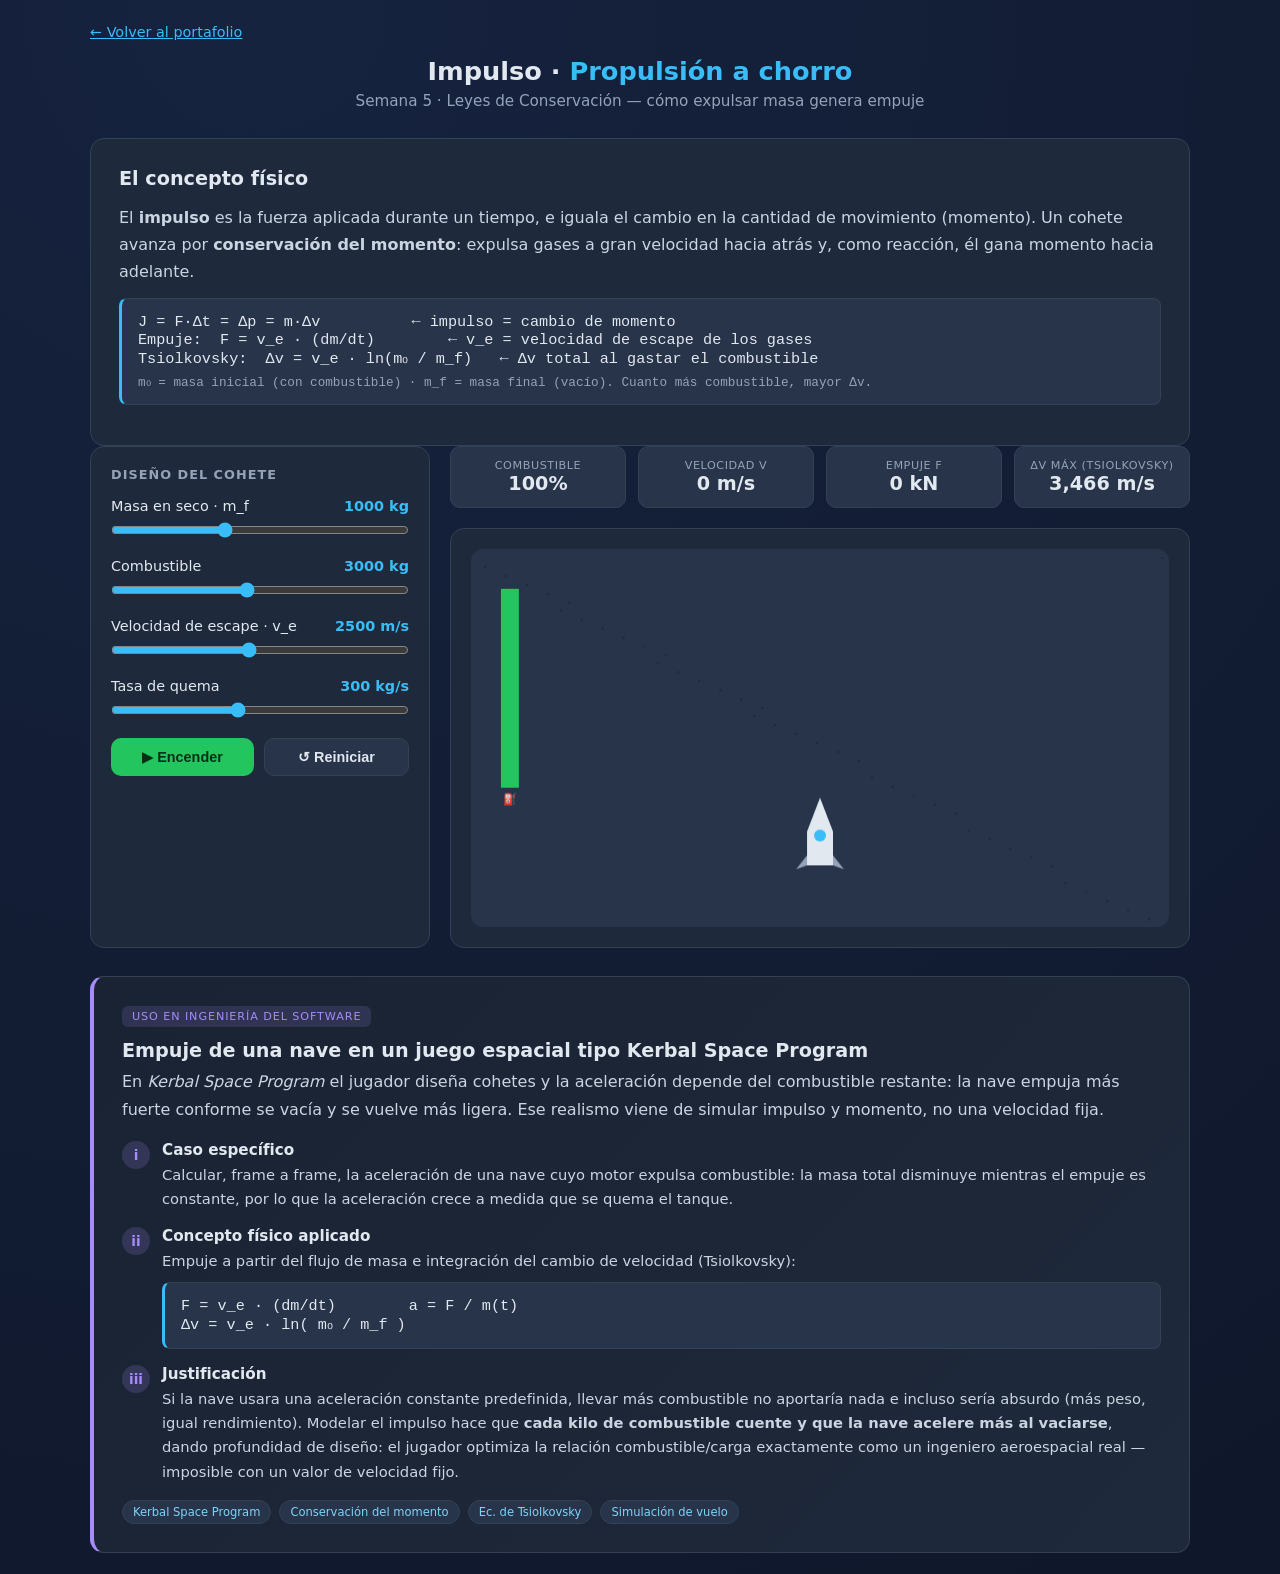
<file: s5-impulso.html>
<!DOCTYPE html>
<html lang="es">
<head>
<meta charset="UTF-8" />
<meta name="viewport" content="width=device-width, initial-scale=1.0" />
<title>Impulso y Propulsión a Chorro · Física I</title>
<link rel="stylesheet" href="styles.css" />
</head>
<body>
  <div class="topbar"><a href="index.html">← Volver al portafolio</a></div>

  <header>
    <h1>Impulso · <span>Propulsión a chorro</span></h1>
    <p>Semana 5 · Leyes de Conservación — cómo expulsar masa genera empuje</p>
  </header>

  <section class="theory">
    <div class="panel">
      <h2>El concepto físico</h2>
      <p>
        El <strong>impulso</strong> es la fuerza aplicada durante un tiempo, e iguala el cambio en la cantidad
        de movimiento (momento). Un cohete avanza por <strong>conservación del momento</strong>: expulsa gases
        a gran velocidad hacia atrás y, como reacción, él gana momento hacia adelante.
      </p>
      <div class="formula">J = F·Δt = Δp = m·Δv          ← impulso = cambio de momento
Empuje:  F = v_e · (dm/dt)        ← v_e = velocidad de escape de los gases
Tsiolkovsky:  Δv = v_e · ln(m₀ / m_f)   ← Δv total al gastar el combustible
<small>m₀ = masa inicial (con combustible) · m_f = masa final (vacío). Cuanto más combustible, mayor Δv.</small></div>
    </div>
  </section>

  <div class="layout">
    <aside class="panel">
      <h2 class="kicker">Diseño del cohete</h2>
      <div class="field">
        <label>Masa en seco · m_f <b id="lblMf">1000 kg</b></label>
        <input type="range" id="Mf" min="400" max="2000" value="1000" step="50" />
      </div>
      <div class="field">
        <label>Combustible <b id="lblFuel">3000 kg</b></label>
        <input type="range" id="Fuel" min="500" max="6000" value="3000" step="100" />
      </div>
      <div class="field">
        <label>Velocidad de escape · v_e <b id="lblVe">2500 m/s</b></label>
        <input type="range" id="Ve" min="800" max="4500" value="2500" step="100" />
      </div>
      <div class="field">
        <label>Tasa de quema <b id="lblRate">300 kg/s</b></label>
        <input type="range" id="Rate" min="80" max="600" value="300" step="20" />
      </div>
      <div class="buttons">
        <button class="btn-play" id="playBtn">▶ Encender</button>
        <button class="btn-reset" id="resetBtn">↺ Reiniciar</button>
      </div>
    </aside>

    <section class="stage-wrap">
      <div class="readouts">
        <div class="readout"><span>Combustible</span><b id="outFuel">0%</b></div>
        <div class="readout"><span>Velocidad v</span><b id="outV">0 m/s</b></div>
        <div class="readout"><span>Empuje F</span><b id="outF">0 kN</b></div>
        <div class="readout"><span>Δv máx (Tsiolkovsky)</span><b id="outDv">0 m/s</b></div>
      </div>
      <div class="panel"><canvas id="stage" width="700" height="380"></canvas></div>
    </section>
  </div>

  <section class="usecase">
    <span class="badge">Uso en Ingeniería del Software</span>
    <h2>Empuje de una nave en un juego espacial tipo Kerbal Space Program</h2>
    <p class="lead">
      En <em>Kerbal Space Program</em> el jugador diseña cohetes y la aceleración depende del combustible
      restante: la nave empuja más fuerte conforme se vacía y se vuelve más ligera. Ese realismo viene de
      simular impulso y momento, no una velocidad fija.
    </p>
    <div class="uc-item">
      <div class="n">i</div>
      <div><h4>Caso específico</h4>
      <p>Calcular, frame a frame, la aceleración de una nave cuyo motor expulsa combustible: la masa total
      disminuye mientras el empuje es constante, por lo que la aceleración crece a medida que se quema el
      tanque.</p></div>
    </div>
    <div class="uc-item">
      <div class="n">ii</div>
      <div><h4>Concepto físico aplicado</h4>
      <p>Empuje a partir del flujo de masa e integración del cambio de velocidad (Tsiolkovsky):</p>
      <div class="formula">F = v_e · (dm/dt)        a = F / m(t)
Δv = v_e · ln( m₀ / m_f )</div></div>
    </div>
    <div class="uc-item">
      <div class="n">iii</div>
      <div><h4>Justificación</h4>
      <p>Si la nave usara una aceleración constante predefinida, llevar más combustible no aportaría nada e
      incluso sería absurdo (más peso, igual rendimiento). Modelar el impulso hace que <strong>cada kilo de
      combustible cuente y que la nave acelere más al vaciarse</strong>, dando profundidad de diseño: el
      jugador optimiza la relación combustible/carga exactamente como un ingeniero aeroespacial real —imposible
      con un valor de velocidad fijo.</p></div>
    </div>
    <div class="tech"><span>Kerbal Space Program</span><span>Conservación del momento</span><span>Ec. de Tsiolkovsky</span><span>Simulación de vuelo</span></div>
  </section>

<script>
(() => {
  "use strict";
  const $ = id => document.getElementById(id);
  const st = { mf:1000, fuel:3000, ve:2500, rate:300, m:0, v:0, burned:0, y:0, running:false, lastTs:null, parts:[] };
  const stage=$("stage"), ctx=stage.getContext("2d");
  const Mfel=$("Mf"),Fuel=$("Fuel"),Ve=$("Ve"),Rate=$("Rate");

  const dvMax = () => st.ve*Math.log((st.mf+st.fuel)/st.mf);
  function sync(){
    st.mf=+Mfel.value; st.fuel=+Fuel.value; st.ve=+Ve.value; st.rate=+Rate.value;
    $("lblMf").textContent=st.mf+" kg"; $("lblFuel").textContent=st.fuel+" kg";
    $("lblVe").textContent=st.ve+" m/s"; $("lblRate").textContent=st.rate+" kg/s";
    $("outDv").textContent=Math.round(dvMax()).toLocaleString()+" m/s";
  }
  [Mfel,Fuel,Ve,Rate].forEach(e=>e.addEventListener("input",()=>{sync(); reset();}));

  function render(){
    const W=stage.width,H=stage.height, baseX=W/2;
    ctx.clearRect(0,0,W,H);
    // Estrellas de fondo
    ctx.fillStyle="#1e293b";
    for(let i=0;i<40;i++){ const sx=(i*97)%W, sy=(i*53+st.y*8)%H; ctx.fillRect(sx,sy,2,2); }

    const ry = H-90 - Math.min(st.y, H-200); // el cohete sube un poco y luego se "fija"
    // Partículas de escape
    st.parts.forEach(p=>{
      ctx.globalAlpha=Math.max(0,p.life);
      ctx.fillStyle = p.life>0.5 ? "#fbbf24" : "#f87171";
      ctx.beginPath(); ctx.arc(p.x,p.y,p.r,0,Math.PI*2); ctx.fill();
    });
    ctx.globalAlpha=1;

    // Cohete
    ctx.save(); ctx.translate(baseX, ry);
    ctx.fillStyle="#e2e8f0";
    ctx.beginPath(); ctx.moveTo(0,-40); ctx.lineTo(13,-6); ctx.lineTo(13,28); ctx.lineTo(-13,28); ctx.lineTo(-13,-6); ctx.closePath(); ctx.fill();
    ctx.fillStyle="#38bdf8"; ctx.beginPath(); ctx.arc(0,-2,6,0,Math.PI*2); ctx.fill();
    ctx.fillStyle="#94a3b8"; ctx.beginPath(); ctx.moveTo(-13,18); ctx.lineTo(-24,32); ctx.lineTo(-13,28); ctx.closePath(); ctx.fill();
    ctx.beginPath(); ctx.moveTo(13,18); ctx.lineTo(24,32); ctx.lineTo(13,28); ctx.closePath(); ctx.fill();
    // Llama si quema
    if(st.running && st.burned<st.fuel){
      ctx.fillStyle="#fb923c";
      const fl=14+Math.random()*16;
      ctx.beginPath(); ctx.moveTo(-7,28); ctx.lineTo(0,28+fl); ctx.lineTo(7,28); ctx.closePath(); ctx.fill();
    }
    ctx.restore();

    // Tanque de combustible (barra lateral)
    const pct=1-st.burned/st.fuel;
    ctx.fillStyle="#334155"; ctx.fillRect(30,40,18,200);
    ctx.fillStyle="#22c55e"; ctx.fillRect(30,40+200*(1-pct),18,200*pct);
    ctx.fillStyle="#94a3b8"; ctx.font="11px system-ui"; ctx.textAlign="center";
    ctx.fillText("⛽", 39, 255);
    ctx.textAlign="left";

    const m=st.mf+st.fuel-st.burned;
    const thrust= (st.running && st.burned<st.fuel) ? st.ve*st.rate : 0;
    $("outFuel").textContent=Math.max(0,pct*100).toFixed(0)+"%";
    $("outV").textContent=Math.round(st.v).toLocaleString()+" m/s";
    $("outF").textContent=Math.round(thrust/1000).toLocaleString()+" kN";
  }

  function reset(){
    st.running=false; st.m=st.mf+st.fuel; st.v=0; st.burned=0; st.y=0; st.parts=[]; st.lastTs=null;
    $("playBtn").textContent="▶ Encender"; render();
  }
  function toggle(){
    if(st.running){ st.running=false; $("playBtn").textContent="▶ Reanudar"; }
    else { if(st.burned>=st.fuel) reset(); st.running=true; st.lastTs=null; $("playBtn").textContent="❚❚ Apagar"; requestAnimationFrame(loop); }
  }
  function loop(ts){
    if(!st.running) return;
    if(st.lastTs===null) st.lastTs=ts;
    let dt=Math.min((ts-st.lastTs)/1000,0.033); st.lastTs=ts;
    if(st.burned<st.fuel){
      const dm=Math.min(st.rate*dt, st.fuel-st.burned);
      const m=st.mf+st.fuel-st.burned;
      st.v += st.ve*(dm/m);     // Δv = v_e · dm/m  (impulso/momento)
      st.burned += dm;
      st.y += st.v*dt*0.02;
      // emitir partículas
      const baseX=stage.width/2, ry=stage.height-90-Math.min(st.y,stage.height-200);
      for(let i=0;i<3;i++) st.parts.push({x:baseX+(Math.random()-0.5)*10, y:ry+30, r:2+Math.random()*3, vy:2+Math.random()*2, life:1});
    }
    st.parts.forEach(p=>{ p.y+=p.vy; p.life-=0.03; });
    st.parts=st.parts.filter(p=>p.life>0);
    render();
    if(st.burned>=st.fuel && st.parts.length===0){ st.running=false; $("playBtn").textContent="↺ Reiniciar"; }
    if(st.running) requestAnimationFrame(loop);
  }
  $("playBtn").addEventListener("click",toggle);
  $("resetBtn").addEventListener("click",reset);
  sync(); reset();
})();
</script>
</body>
</html>
</file>
<file: styles.css>
/* ===========================================================
   Sistema de diseño compartido · Portafolio de Física I
   Ingeniería del Software
   =========================================================== */
:root {
  --bg: #0f172a; --panel: #1e293b; --panel-2: #273449; --border: #334155;
  --text: #e2e8f0; --muted: #94a3b8; --accent: #38bdf8; --accent-2: #22c55e;
  --danger: #f87171; --warn: #fbbf24; --violet: #a78bfa;
}
* { box-sizing: border-box; margin: 0; padding: 0; }
body {
  font-family: "Segoe UI", system-ui, -apple-system, sans-serif;
  background: radial-gradient(circle at 20% 0%, #16233f, var(--bg));
  color: var(--text); min-height: 100vh; padding: 24px;
}
a { color: var(--accent); }

.topbar { max-width: 1100px; margin: 0 auto 16px; font-size: 0.9rem; }
header { text-align: center; margin-bottom: 24px; }
header h1 { font-size: 1.6rem; font-weight: 600; }
header h1 span { color: var(--accent); }
header p { color: var(--muted); margin-top: 6px; font-size: 0.95rem; }

.container { max-width: 1100px; margin: 0 auto; }

/* ---------- Portada ---------- */
header.cover {
  max-width: 1100px; margin: 0 auto 30px; padding: 40px 28px 34px;
  background: radial-gradient(circle at 50% 0%, rgba(56,189,248,0.12), transparent 70%), var(--panel);
  border: 1px solid var(--border); border-radius: 18px;
}
.cover-eyebrow {
  display: inline-block; font-size: 0.72rem; text-transform: uppercase; letter-spacing: 0.12em;
  color: var(--accent); background: rgba(56,189,248,0.12); border: 1px solid rgba(56,189,248,0.3);
  padding: 5px 12px; border-radius: 20px; margin-bottom: 16px;
}
header.cover h1 { font-size: 2.2rem; line-height: 1.15; }
header.cover p { font-size: 1rem; margin-top: 10px; }
.author {
  display: inline-flex; align-items: center; gap: 12px; margin-top: 24px;
  padding: 12px 20px; border-radius: 14px;
  background: linear-gradient(135deg, rgba(167,139,250,0.15), rgba(56,189,248,0.12));
  border: 1px solid var(--border);
}
.author-label { font-size: 0.72rem; text-transform: uppercase; letter-spacing: 0.1em; color: var(--muted); }
.author-name { font-size: 1.15rem; font-weight: 700; color: var(--text); letter-spacing: 0.01em; }
@media (max-width: 560px) {
  header.cover { padding: 28px 18px 24px; }
  header.cover h1 { font-size: 1.55rem; }
  header.cover p { font-size: 0.9rem; }
  .author { flex-direction: column; align-items: flex-start; gap: 4px; margin-top: 18px; padding: 12px 16px; }
  .author-name { font-size: 1.05rem; }
}

.panel { background: var(--panel); border: 1px solid var(--border); border-radius: 14px; padding: 20px; }
.panel > h2.kicker { font-size: 0.8rem; text-transform: uppercase; letter-spacing: 0.08em; color: var(--muted); margin-bottom: 16px; }

/* ---------- Layout de simulación ---------- */
.layout { display: grid; grid-template-columns: 340px 1fr; gap: 20px; max-width: 1100px; margin: 0 auto; }
@media (max-width: 860px) { .layout { grid-template-columns: 1fr; } }
.stage-wrap { display: grid; gap: 20px; }

.field { margin-bottom: 16px; }
.field label { display: flex; justify-content: space-between; font-size: 0.9rem; margin-bottom: 8px; }
.field label b { color: var(--accent); font-variant-numeric: tabular-nums; }
input[type="range"] { width: 100%; accent-color: var(--accent); }
select { width: 100%; padding: 10px; background: var(--panel-2); color: var(--text); border: 1px solid var(--border); border-radius: 8px; font-size: 0.95rem; font-family: inherit; }
.hint { font-size: 0.75rem; color: var(--muted); margin-top: 4px; }

.buttons { display: flex; gap: 10px; margin-top: 8px; }
button { flex: 1; padding: 10px; border: none; border-radius: 10px; font-size: 0.9rem; font-weight: 600; cursor: pointer; transition: transform 0.08s; }
button:active { transform: scale(0.96); }
.btn-play { background: var(--accent-2); color: #052e16; }
.btn-reset { background: var(--panel-2); color: var(--text); border: 1px solid var(--border); }

.readouts { display: grid; grid-template-columns: repeat(4, 1fr); gap: 12px; }
@media (max-width: 560px) { .readouts { grid-template-columns: repeat(2, 1fr); } }
.readout { background: var(--panel-2); border: 1px solid var(--border); border-radius: 10px; padding: 12px; text-align: center; }
.readout span { display: block; font-size: 0.7rem; color: var(--muted); text-transform: uppercase; letter-spacing: 0.05em; }
.readout b { font-size: 1.2rem; font-variant-numeric: tabular-nums; }
.readout.up b { color: #86efac; } .readout.down b { color: #fca5a5; }

canvas { display: block; width: 100%; height: auto; border-radius: 12px; background: var(--panel-2); }
.graphs { display: grid; grid-template-columns: 1fr 1fr; gap: 14px; }
@media (max-width: 760px) { .graphs { grid-template-columns: 1fr; } }
.graph-title { font-size: 0.78rem; color: var(--muted); margin-bottom: 8px; }

/* ---------- Teoría / concepto ---------- */
.theory { max-width: 1100px; margin: 28px auto 0; }
.theory .panel { padding: 28px; }
.theory h2 { font-size: 1.2rem; color: var(--text); margin-bottom: 14px; }
.theory h3 { font-size: 1rem; color: var(--accent); margin: 22px 0 8px; }
.theory p { color: #cbd5e1; line-height: 1.7; margin-bottom: 12px; }
.theory ul, .theory ol { color: #cbd5e1; line-height: 1.7; margin: 0 0 12px 20px; }
.formula {
  background: var(--panel-2); border: 1px solid var(--border); border-left: 3px solid var(--accent);
  border-radius: 8px; padding: 14px 16px; margin: 12px 0; font-family: "SF Mono", ui-monospace, monospace;
  font-size: 0.95rem; overflow-x: auto; white-space: pre-wrap;
}
.formula small { color: var(--muted); display: block; margin-top: 6px; font-family: inherit; }
code { background: var(--panel-2); padding: 2px 6px; border-radius: 5px; font-family: "SF Mono", ui-monospace, monospace; font-size: 0.88em; }
.grid2 { display: grid; grid-template-columns: 1fr 1fr; gap: 18px; }
@media (max-width: 700px) { .grid2 { grid-template-columns: 1fr; } }
table { width: 100%; border-collapse: collapse; margin: 8px 0; font-size: 0.9rem; }
th, td { text-align: left; padding: 8px 10px; border-bottom: 1px solid var(--border); }
th { color: var(--muted); font-weight: 600; }
td code { background: none; padding: 0; color: #7dd3fc; }

/* ---------- Caja de "Uso en Ingeniería del Software" ---------- */
.usecase {
  max-width: 1100px; margin: 28px auto 0;
  background: linear-gradient(135deg, #1a2333, #1e293b);
  border: 1px solid var(--border); border-left: 4px solid var(--violet);
  border-radius: 14px; padding: 28px;
}
.usecase .badge {
  display: inline-block; font-size: 0.7rem; text-transform: uppercase; letter-spacing: 0.08em;
  background: rgba(167,139,250,0.15); color: var(--violet); padding: 4px 10px; border-radius: 6px; margin-bottom: 12px;
}
.usecase h2 { font-size: 1.2rem; margin-bottom: 6px; }
.usecase .lead { color: #cbd5e1; line-height: 1.7; margin-bottom: 18px; }
.uc-item { display: grid; grid-template-columns: 28px 1fr; gap: 12px; margin-bottom: 16px; align-items: start; }
.uc-item .n {
  width: 28px; height: 28px; border-radius: 50%; background: rgba(167,139,250,0.18); color: var(--violet);
  display: flex; align-items: center; justify-content: center; font-weight: 700; font-size: 0.85rem;
}
.uc-item h4 { font-size: 0.95rem; color: var(--text); margin-bottom: 4px; }
.uc-item p { color: #cbd5e1; line-height: 1.65; font-size: 0.92rem; }
.uc-item .formula { margin: 8px 0 0; }
.tech { display: flex; flex-wrap: wrap; gap: 8px; margin-top: 16px; }
.tech span { font-size: 0.72rem; background: var(--panel-2); border: 1px solid var(--border); color: #7dd3fc; padding: 4px 10px; border-radius: 20px; }

/* ---------- Portada / índice ---------- */
.intro { max-width: 1100px; margin: 0 auto 28px; }
.intro p { color: var(--muted); line-height: 1.7; }
.week { max-width: 1100px; margin: 0 auto 26px; }
.week-head { display: flex; align-items: baseline; gap: 12px; margin-bottom: 14px; padding-bottom: 8px; border-bottom: 1px solid var(--border); }
.week-head .num {
  font-size: 0.72rem; font-weight: 700; letter-spacing: 0.05em; text-transform: uppercase;
  background: var(--accent); color: #052e16; padding: 4px 10px; border-radius: 6px;
}
.week-head h2 { font-size: 1.15rem; font-weight: 600; }
.week-head .mod { color: var(--muted); font-size: 0.85rem; margin-left: auto; }
.cards { display: grid; grid-template-columns: 1fr 1fr; gap: 14px; }
@media (max-width: 700px) { .cards { grid-template-columns: 1fr; } }
.card {
  display: block; text-decoration: none; color: inherit; background: var(--panel);
  border: 1px solid var(--border); border-radius: 14px; padding: 20px;
  transition: border-color 0.2s, transform 0.08s;
}
.card:hover { border-color: var(--accent); transform: translateY(-2px); }
.card .tag {
  display: inline-block; font-size: 0.7rem; text-transform: uppercase; letter-spacing: 0.06em;
  background: var(--panel-2); color: var(--accent); padding: 3px 8px; border-radius: 6px; margin-bottom: 10px;
}
.card h3 { font-size: 1.05rem; margin-bottom: 6px; }
.card p { color: var(--muted); font-size: 0.88rem; line-height: 1.55; }
.card .meta { margin-top: 10px; font-size: 0.75rem; color: var(--violet); }

/* ===========================================================
   Móvil — ajustes de espaciado, tipografía y desbordamiento
   =========================================================== */
@media (max-width: 700px) {
  .week-head { flex-wrap: wrap; }
  .week-head .mod { margin-left: 0; width: 100%; }
}

@media (max-width: 560px) {
  body { padding: 14px; }
  header { margin-bottom: 18px; }
  header h1 { font-size: 1.3rem; }
  header p { font-size: 0.85rem; }

  .panel { padding: 16px; }
  .theory { margin-top: 18px; }
  .theory .panel { padding: 18px; }
  .theory h2 { font-size: 1.05rem; }

  /* Las fórmulas y tablas nunca deben desbordar la pantalla */
  .formula { font-size: 0.78rem; padding: 12px; line-height: 1.5; }
  table { font-size: 0.8rem; }
  th, td { padding: 6px 6px; }

  .usecase { margin-top: 18px; padding: 18px; }
  .usecase h2 { font-size: 1.05rem; }
  .usecase .lead { font-size: 0.9rem; }
  .uc-item { grid-template-columns: 24px 1fr; gap: 10px; }
  .uc-item .n { width: 24px; height: 24px; font-size: 0.78rem; }

  .intro { margin-bottom: 18px; }
  .week { margin-bottom: 20px; }
  .week-head h2 { font-size: 1.02rem; }
  .card { padding: 16px; }

  .buttons { flex-direction: column; }
  .readout b { font-size: 1.05rem; }
}

/* En pantallas muy estrechas, una sola columna de lecturas */
@media (max-width: 380px) {
  .readouts { grid-template-columns: 1fr; }
}
</file>
